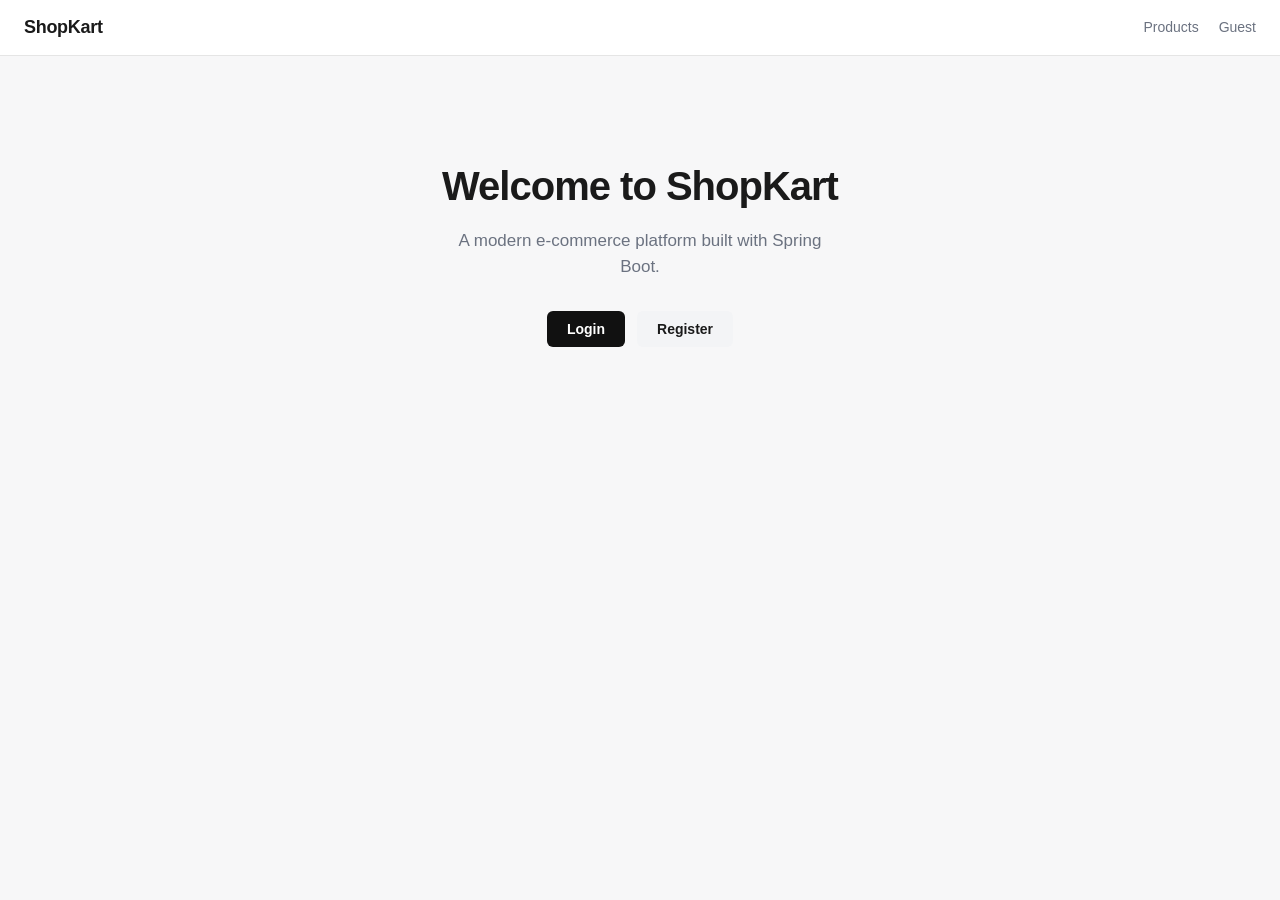
<file: frontend/index.html>
<!DOCTYPE html>
<html lang="en">
<head>
    <meta charset="UTF-8">
    <meta name="viewport" content="width=device-width, initial-scale=1.0">
    <title>ShopKart</title>
    <link rel="stylesheet" href="css/style.css">
</head>
<body>
    <nav class="navbar">
        <a href="index.html" class="navbar-brand">ShopKart</a>
        <div class="navbar-links" id="auth-links"></div>
    </nav>

    <div class="hero">
        <h1>Welcome to ShopKart</h1>
        <p>A modern e-commerce platform built with Spring Boot.</p>
        <div class="hero-actions" id="guest-actions">
            <a href="pages/login.html"><button class="btn btn-primary">Login</button></a>
            <a href="pages/register.html"><button class="btn btn-secondary">Register</button></a>
        </div>
    </div>

    <script src="js/app.js"></script>
    <script>redirectIfLoggedIn();</script>
</body>
</html>
</file>
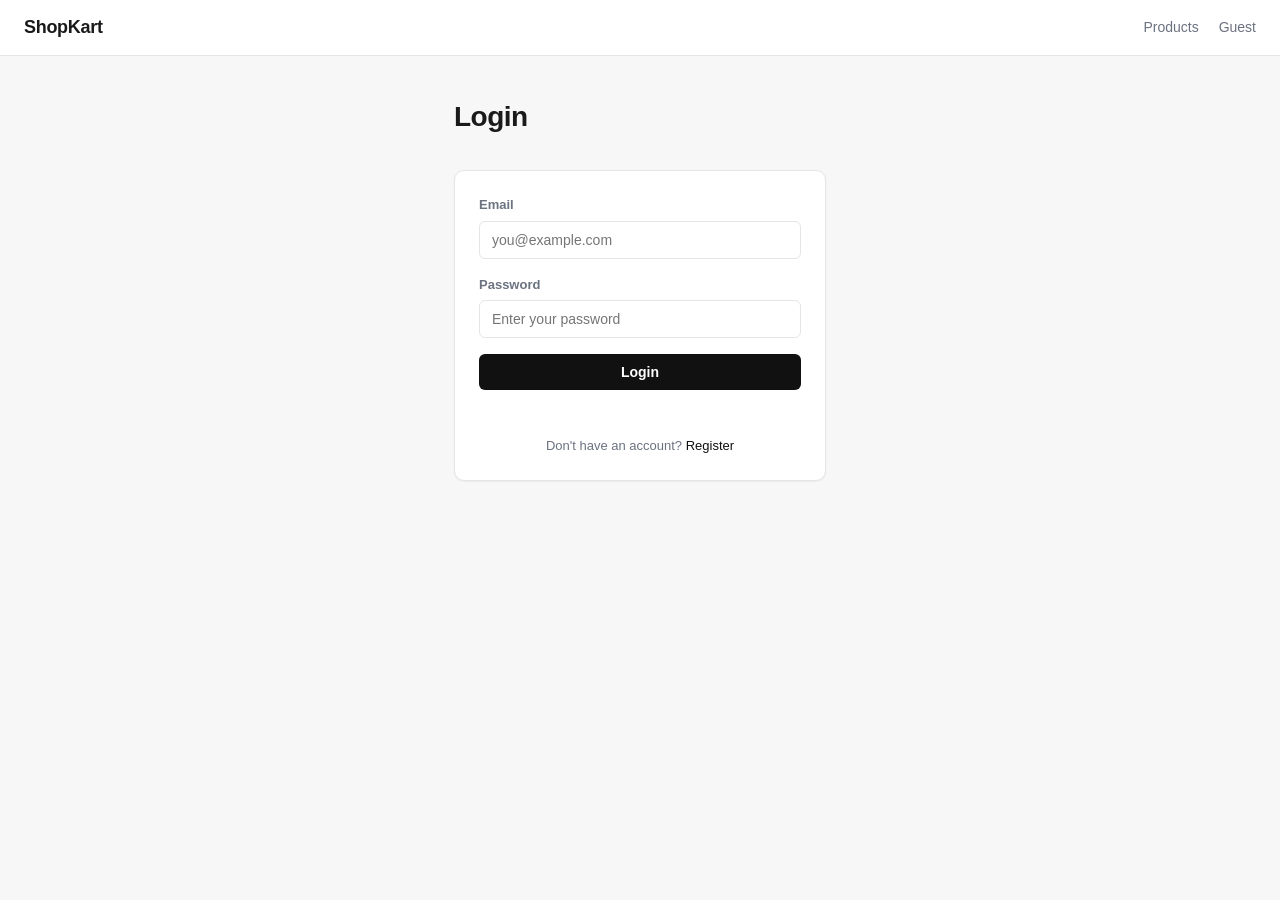
<file: frontend/pages/account.html>
<!DOCTYPE html>
<html lang="en">
<head>
    <meta charset="UTF-8">
    <meta name="viewport" content="width=device-width, initial-scale=1.0">
    <title>My Account – ShopKart</title>
    <link rel="stylesheet" href="../css/style.css">
</head>
<body>
    <nav class="navbar">
        <a href="../index.html" class="navbar-brand">ShopKart</a>
        <div class="navbar-links" id="auth-links"></div>
    </nav>

    <div class="container">
        <div class="page-header">
            <h1>My Account</h1>
        </div>

        <!-- Basic Account Info -->
        <div class="card" style="margin-bottom: 24px;">
            <h2 style="font-size: 18px; margin-bottom: 16px; font-weight: 600;">Account Information</h2>
            <div class="info-row">
                <span class="info-label">Name</span>
                <span class="info-value" id="user-name">–</span>
            </div>
            <div class="info-row">
                <span class="info-label">Email</span>
                <span class="info-value" id="user-email">–</span>
            </div>
            <div style="margin-top: 24px; text-align: center;">
                <button class="btn btn-logout" onclick="logout()">Logout</button>
            </div>
        </div>

        <!-- User Details Section -->
        <div class="card" style="margin-bottom: 24px;">
            <div style="display: flex; justify-content: space-between; align-items: center; margin-bottom: 16px;">
                <h2 style="font-size: 18px; font-weight: 600;">Personal Details</h2>
                <button class="btn btn-secondary" onclick="openUserDetailsForm()" id="edit-details-btn">Edit</button>
            </div>
            
            <div id="user-details-display">
                <div class="info-row">
                    <span class="info-label">Phone Number</span>
                    <span class="info-value" id="display-phone">Not provided</span>
                </div>
                <div class="info-row">
                    <span class="info-label">Gender</span>
                    <span class="info-value" id="display-gender">Not specified</span>
                </div>
                <div class="info-row">
                    <span class="info-label">Date of Birth</span>
                    <span class="info-value" id="display-dob">Not provided</span>
                </div>
            </div>

            <!-- User Details Form (initially hidden) -->
            <div id="user-details-form" style="display: none;">
                <div class="form-group">
                    <label>Phone Number</label>
                    <div style="display: flex; align-items: center; gap: 4px;">
                        <span style="font-weight: 600; color: #333; font-size: 14px;">+91</span>
                        <input type="tel" id="phone-number" placeholder="9876543210" maxlength="10" pattern="[0-9]{10}">
                    </div>
                </div>
                <div class="form-group">
                    <label>Gender</label>
                    <select id="gender">
                        <option value="0">Not specified</option>
                        <option value="1">Male</option>
                        <option value="2">Female</option>
                        <option value="3">Other</option>
                    </select>
                </div>
                <div class="form-group">
                    <label>Date of Birth</label>
                    <input type="date" id="date-of-birth">
                </div>
                <div id="user-details-msg" class="msg"></div>
                <div style="display: flex; gap: 12px; margin-top: 16px;">
                    <button class="btn btn-primary" onclick="saveUserDetails()">Save</button>
                    <button class="btn btn-secondary" onclick="cancelUserDetailsForm()">Cancel</button>
                </div>
            </div>
        </div>

        <!-- Addresses Section -->
        <div class="card" id="addresses-section">
            <div style="display: flex; justify-content: space-between; align-items: center; margin-bottom: 16px;">
                <h2 style="font-size: 18px; font-weight: 600;">Saved Addresses</h2>
                <button class="btn btn-primary" onclick="openAddressModal()">Add New Address</button>
            </div>
            
            <div id="addresses-list">
                <p style="text-align: center; color: var(--color-text-secondary); padding: 24px;">Loading addresses...</p>
            </div>
        </div>
    </div>

    <!-- Address Modal -->
    <div id="address-modal" class="modal">
        <div class="modal-content">
            <div class="modal-header">
                <h2 id="modal-title">Add New Address</h2>
                <span class="modal-close" onclick="closeAddressModal()">&times;</span>
            </div>
            <div class="modal-body">
                <div class="form-group">
                    <label>Name <span style="color: var(--color-error);">*</span></label>
                    <input type="text" id="addr-name" required>
                </div>
                <div class="form-group">
                    <label>Contact Number <span style="color: var(--color-error);">*</span></label>
                    <div style="display: flex; align-items: center; gap: 4px;">
                        <span style="font-weight: 600; color: #333; font-size: 14px;">+91</span>
                        <input type="tel" id="addr-contact" placeholder="9876543210" maxlength="10" pattern="[0-9]{10}" required>
                    </div>
                </div>
                <div class="form-group">
                    <label>Address Line 1 <span style="color: var(--color-error);">*</span></label>
                    <input type="text" id="addr-line1" required>
                </div>
                <div class="form-group">
                    <label>Address Line 2 <span style="color: var(--color-error);">*</span></label>
                    <input type="text" id="addr-line2" required>
                </div>
                <div class="form-group">
                    <label>Landmark</label>
                    <input type="text" id="addr-landmark">
                </div>
                <div class="form-row">
                    <div class="form-group">
                        <label>City <span style="color: var(--color-error);">*</span></label>
                        <input type="text" id="addr-city" required>
                    </div>
                    <div class="form-group">
                        <label>State <span style="color: var(--color-error);">*</span></label>
                        <input type="text" id="addr-state" required>
                    </div>
                </div>
                <div class="form-group">
                    <label>Pincode <span style="color: var(--color-error);">*</span></label>
                    <input type="text" id="addr-pincode" placeholder="6 digits" pattern="[0-9]{6}" maxlength="6" required>
                </div>
                <div class="form-group">
                    <label style="display: flex; align-items: center; gap: 8px; cursor: pointer;">
                        <input type="checkbox" id="addr-default" style="width: auto;">
                        <span>Set as default address</span>
                    </label>
                </div>
                <div id="address-modal-msg" class="msg"></div>
            </div>
            <div class="modal-footer">
                <button class="btn btn-primary" onclick="saveAddress()">Save Address</button>
                <button class="btn btn-secondary" onclick="closeAddressModal()">Cancel</button>
            </div>
        </div>
    </div>

    <script src="../js/app.js?v=2"></script>
    <script src="../js/account.js?v=2"></script>
</body>
</html>
</file>
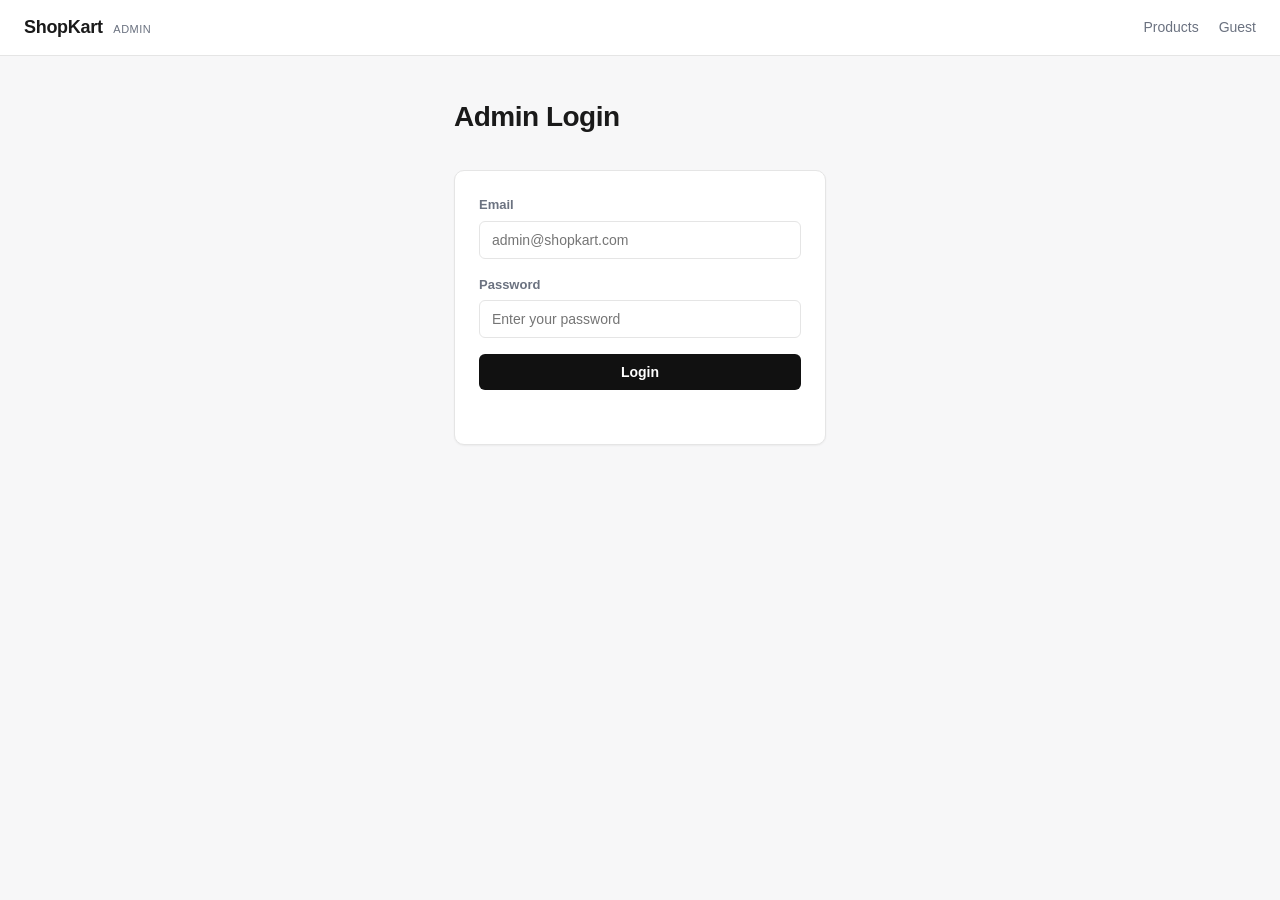
<file: frontend/pages/admin-login.html>
<!DOCTYPE html>
<html lang="en">
<head>
    <meta charset="UTF-8">
    <meta name="viewport" content="width=device-width, initial-scale=1.0">
    <title>Admin Login – ShopKart</title>
    <link rel="stylesheet" href="../css/style.css">
</head>
<body>
    <nav class="navbar">
        <a href="../index.html" class="navbar-brand">ShopKart <small>Admin</small></a>
        <div class="navbar-links" id="auth-links"></div>
    </nav>

    <div class="container container--narrow">
        <div class="page-header">
            <h1>Admin Login</h1>
        </div>
        <div class="card">
            <form id="admin-login-form">
                <div class="form-group">
                    <label for="email">Email</label>
                    <input type="email" id="email" placeholder="admin@shopkart.com" required>
                </div>
                <div class="form-group">
                    <label for="password">Password</label>
                    <input type="password" id="password" placeholder="Enter your password" required>
                </div>
                <button type="submit" class="btn btn-primary btn-full">Login</button>
                <div id="msg" class="msg"></div>
            </form>
        </div>
    </div>

    <script src="../js/app.js"></script>
    <script>
        const adminRoles = ['admin', 'owner', 'super_admin', 'order_admin', 'product_admin'];

        (function() {
            const user = getUser();
            if (user && adminRoles.includes(user.role)) {
                window.location.href = "admin.html";
            }
        })();

        document.getElementById("admin-login-form").addEventListener("submit", async (e) => {
            e.preventDefault();
            clearMsg("msg");
            try {
                const data = await apiCall("/auth/login", {
                    method: "POST",
                    body: JSON.stringify({
                        email: document.getElementById("email").value,
                        password: document.getElementById("password").value
                    })
                });
                if (!adminRoles.includes(data.role)) {
                    showMsg("msg", "Access denied. Admin role required.", "error");
                    return;
                }
                saveAuth(data);
                window.location.href = "admin.html";
            } catch (err) {
                showMsg("msg", err.message, "error");
            }
        });
    </script>
</body>
</html>
</file>
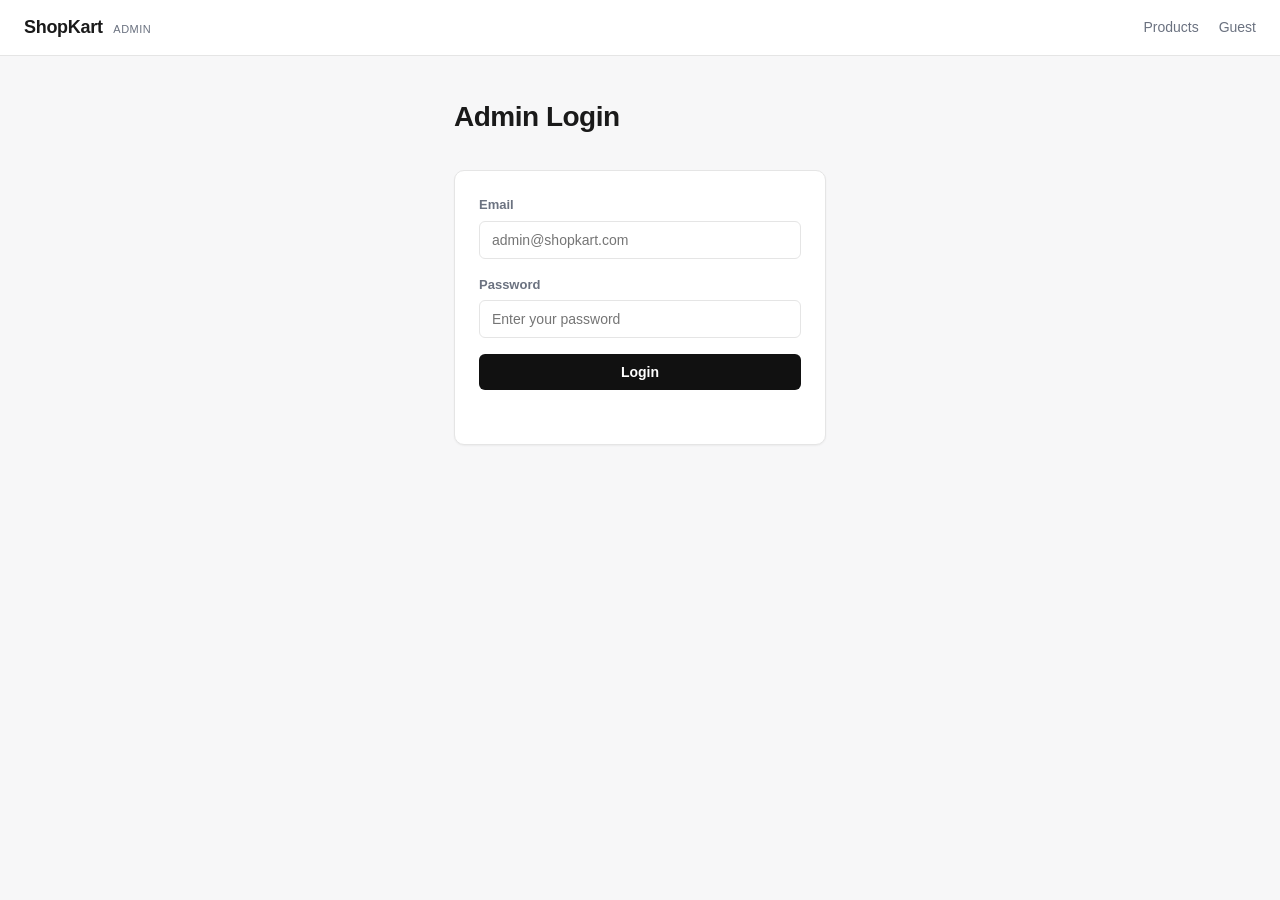
<file: frontend/pages/admin-old.html>
<!DOCTYPE html>
<html lang="en">
<head>
    <meta charset="UTF-8">
    <meta name="viewport" content="width=device-width, initial-scale=1.0">
    <title>Admin Panel – ShopKart</title>
    <link rel="stylesheet" href="../css/style.css">
</head>
<body>
    <nav class="navbar">
        <a href="admin.html" class="navbar-brand">ShopKart <small>Admin</small></a>
        <div class="navbar-links" id="auth-links"></div>
    </nav>

    <div class="container">
        <div class="page-header">
            <h1>Admin Panel</h1>
            <p id="role-info"></p>
        </div>

        <!-- Owner: Create Admin -->
        <div id="create-admin-section" class="section" style="display:none;">
            <div class="card">
                <h3 class="section-title">Create Admin Account</h3>
                <form id="create-admin-form">
                    <div class="form-group">
                        <label for="admin-name">Name</label>
                        <input type="text" id="admin-name" placeholder="Admin's full name" required>
                    </div>
                    <div class="form-group">
                        <label for="admin-email">Email</label>
                        <input type="email" id="admin-email" placeholder="admin@shopkart.com" required>
                    </div>
                    <button type="submit" class="btn btn-primary">Create Admin</button>
                    <div id="msg" class="msg"></div>
                </form>

                <div id="credentials" class="cred-card" style="display:none;">
                    <h3>Admin Created Successfully</h3>
                    <p><strong>Name:</strong> <span id="cred-name"></span></p>
                    <p><strong>Email:</strong> <span id="cred-email"></span></p>
                    <p><strong>Password:</strong> <code id="cred-password"></code></p>
                    <p class="cred-warning">⚠ Save this password now. It cannot be retrieved later.</p>
                </div>
            </div>
        </div>

        <!-- Admin + Owner: Add Product -->
        <div id="add-product-section" class="section" style="display:none;">
            <div class="card">
                <h3 class="section-title">Add Product</h3>
                <form id="add-product-form">
                    <div class="form-row">
                        <div class="form-group">
                            <label for="prod-name">Name *</label>
                            <input type="text" id="prod-name" placeholder="Product name" required>
                        </div>
                        <div class="form-group">
                            <label for="prod-description">Description</label>
                            <input type="text" id="prod-description" placeholder="Short description" maxlength="50">
                        </div>
                    </div>
                    <div class="form-row">
                        <div class="form-group">
                            <label for="prod-selling-price">Selling Price *</label>
                            <input type="number" id="prod-selling-price" placeholder="999.00" step="0.01" min="0.01" required>
                        </div>
                        <div class="form-group">
                            <label for="prod-original-price">Original Price *</label>
                            <input type="number" id="prod-original-price" placeholder="1499.00" step="0.01" min="0.01" required>
                        </div>
                        <div class="form-group">
                            <label for="prod-discount">Discount %</label>
                            <input type="number" id="prod-discount" placeholder="0" min="0" max="100" readonly>
                        </div>
                    </div>
                    <div class="form-row">
                        <div class="form-group">
                            <label for="prod-brand">Brand *</label>
                            <select id="prod-brand" required><option value="">Select</option></select>
                        </div>
                        <div class="form-group">
                            <label for="prod-category">Category *</label>
                            <select id="prod-category" required><option value="">Select</option></select>
                        </div>
                        <div class="form-group">
                            <label for="prod-fashion-style">Style *</label>
                            <select id="prod-fashion-style" required><option value="">Select</option></select>
                        </div>
                    </div>
                    <div class="form-row">
                        <div class="form-group">
                            <label for="prod-occasion">Occasion *</label>
                            <select id="prod-occasion" required><option value="">Select</option></select>
                        </div>
                        <div class="form-group">
                            <label for="prod-size">Size *</label>
                            <select id="prod-size" required><option value="">Select</option></select>
                        </div>
                    </div>
                    <div class="form-group">
                        <label for="prod-image">Product Image</label>
                        <input type="file" id="prod-image" accept="image/jpeg,image/png,image/webp">
                    </div>
                    <button type="submit" class="btn btn-primary">Add Product</button>
                    <div id="product-msg" class="msg"></div>
                </form>
            </div>
        </div>

        <!-- Admin: Dashboard -->
        <div id="admin-info-section" class="section" style="display:none;">
            <div class="card">
                <p>Welcome, Admin. You have elevated access to manage the platform.</p>
            </div>
        </div>
    </div>

    <script src="../js/app.js"></script>
    <script>
        (function() {
            const user = getUser();
            if (!isLoggedIn() || !user || (user.role !== "admin" && user.role !== "owner")) {
                window.location.href = "admin-login.html";
                return;
            }

            document.getElementById("role-info").textContent =
                "Logged in as " + user.name + " · " + user.role;

            if (user.role === "owner") {
                document.getElementById("create-admin-section").style.display = "block";
            }

            document.getElementById("add-product-section").style.display = "block";
            loadMeta();
        })();

        async function loadMeta() {
            try {
                const meta = await apiCall("/products/meta");
                populateSelect("prod-brand", meta.brands);
                populateSelect("prod-category", meta.categories);
                populateSelect("prod-fashion-style", meta.fashion_styles);
                populateSelect("prod-occasion", meta.occasions);
                populateSelect("prod-size", meta.sizes);
            } catch (err) {
                showMsg("product-msg", "Failed to load dropdown data", "error");
            }
        }

        function calculateDiscount() {
            const sellingPrice = parseFloat(document.getElementById("prod-selling-price").value);
            const originalPrice = parseFloat(document.getElementById("prod-original-price").value);
            const discountField = document.getElementById("prod-discount");

            if (sellingPrice && originalPrice && originalPrice > 0) {
                const discount = Math.round(((originalPrice - sellingPrice) / originalPrice) * 100);
                discountField.value = Math.max(0, Math.min(100, discount));
            } else {
                discountField.value = 0;
            }
        }

        document.getElementById("prod-selling-price").addEventListener("input", calculateDiscount);
        document.getElementById("prod-original-price").addEventListener("input", calculateDiscount);

        document.getElementById("create-admin-form").addEventListener("submit", async (e) => {
            e.preventDefault();
            clearMsg("msg");
            document.getElementById("credentials").style.display = "none";

            try {
                const data = await apiCall("/admin/create", {
                    method: "POST",
                    body: JSON.stringify({
                        name: document.getElementById("admin-name").value,
                        email: document.getElementById("admin-email").value
                    })
                });
                document.getElementById("cred-name").textContent = data.name;
                document.getElementById("cred-email").textContent = data.email;
                document.getElementById("cred-password").textContent = data.generated_password;
                document.getElementById("credentials").style.display = "block";
                document.getElementById("create-admin-form").reset();
            } catch (err) {
                showMsg("msg", err.message, "error");
            }
        });

        document.getElementById("add-product-form").addEventListener("submit", async (e) => {
            e.preventDefault();
            clearMsg("product-msg");

            const productData = {
                name: document.getElementById("prod-name").value,
                description: document.getElementById("prod-description").value || null,
                selling_price: parseFloat(document.getElementById("prod-selling-price").value),
                original_price: parseFloat(document.getElementById("prod-original-price").value),
                discount_percentage: parseInt(document.getElementById("prod-discount").value) || 0,
                brand: document.getElementById("prod-brand").value,
                fashion_style: document.getElementById("prod-fashion-style").value,
                category: document.getElementById("prod-category").value,
                occasion: document.getElementById("prod-occasion").value,
                size: document.getElementById("prod-size").value,
                image: null
            };

            const formData = new FormData();
            formData.append("product", new Blob([JSON.stringify(productData)], { type: "application/json" }));

            const imageFile = document.getElementById("prod-image").files[0];
            if (imageFile) {
                formData.append("image", imageFile);
            }

            try {
                const token = getToken();
                const res = await fetch(API + "/products", {
                    method: "POST",
                    headers: { "Authorization": "Bearer " + token },
                    body: formData
                });
                if (!res.ok) {
                    const err = await res.json().catch(() => ({ message: "Request failed" }));
                    throw new Error(err.message || "Error " + res.status);
                }
                showMsg("product-msg", "Product added successfully", "success");
                document.getElementById("add-product-form").reset();
            } catch (err) {
                showMsg("product-msg", err.message, "error");
            }
        });
    </script>
</body>
</html>
</file>
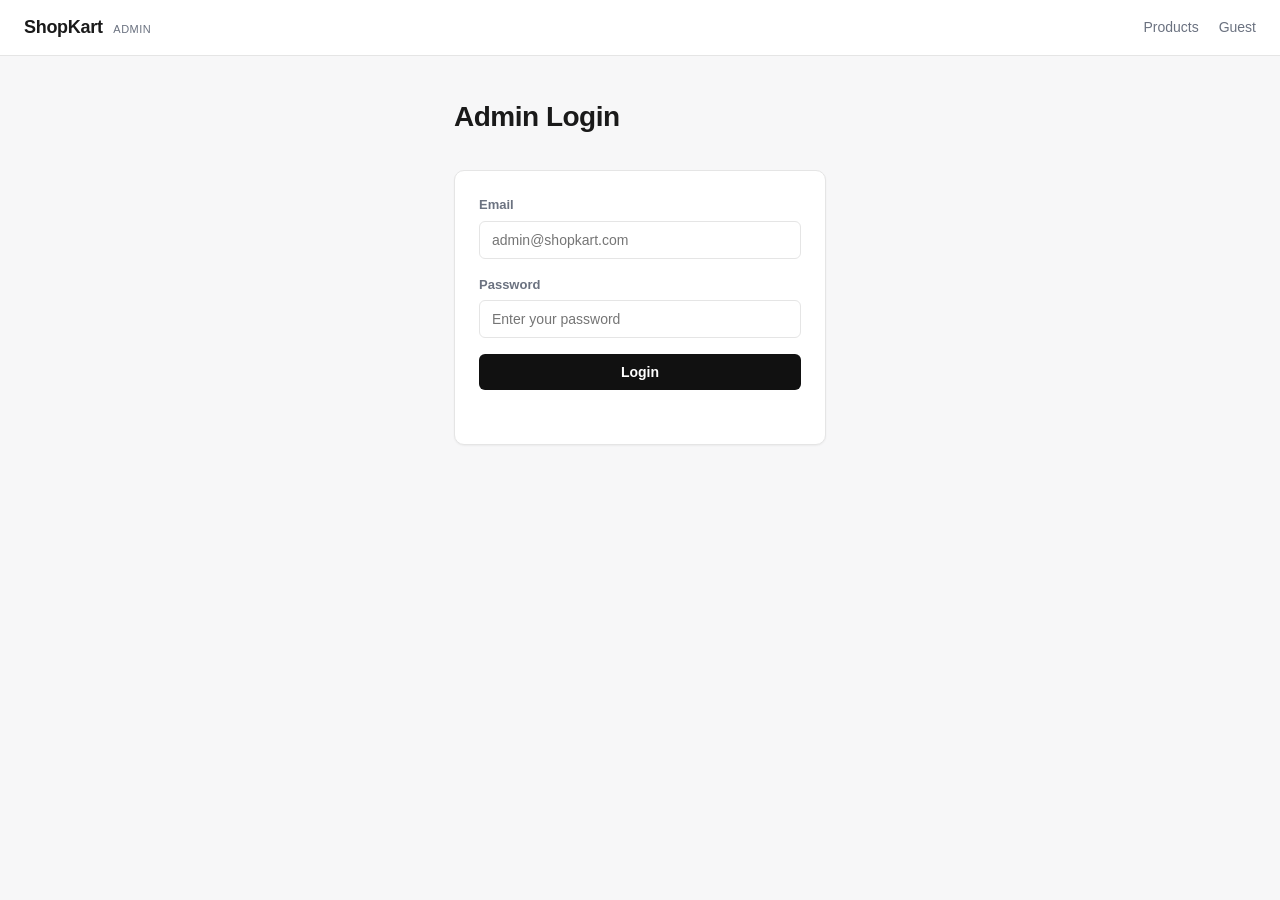
<file: frontend/pages/admin.html>
<!DOCTYPE html>
<html lang="en">
<head>
    <meta charset="UTF-8">
    <meta name="viewport" content="width=device-width, initial-scale=1.0">
    <title>Admin Panel – ShopKart</title>
    <link rel="stylesheet" href="../css/style.css">
    <style>
        .admin-layout { display: flex; min-height: calc(100vh - 56px); }
        .admin-sidebar {
            width: 220px;
            background: #111;
            flex-shrink: 0;
            position: sticky;
            top: 56px;
            height: calc(100vh - 56px);
            overflow-y: auto;
        }
        .admin-content {
            flex: 1;
            padding: 32px 40px;
            overflow-y: auto;
            max-height: calc(100vh - 56px);
        }
        .sidebar-title {
            font-size: 11px;
            font-weight: 600;
            text-transform: uppercase;
            letter-spacing: 1px;
            color: #555;
            padding: 24px 20px 8px;
        }
        .sidebar-role {
            font-size: 13px;
            color: #777;
            padding: 0 20px 20px;
            border-bottom: 1px solid #222;
            margin-bottom: 8px;
        }
        .sidebar-nav { display: flex; flex-direction: column; }
        .sidebar-tab {
            display: none;
            padding: 10px 20px;
            color: #999;
            font-size: 14px;
            font-weight: 500;
            cursor: pointer;
            border-left: 3px solid transparent;
            transition: all 0.15s;
            text-decoration: none;
        }
        .sidebar-tab:hover { color: #fff; background: rgba(255,255,255,0.05); text-decoration: none; }
        .sidebar-tab.active { color: #fff; background: rgba(255,255,255,0.08); border-left-color: #fff; }
        .tab-content { display: none; }
        .tab-content.active { display: block; }
        .tab-content > h2 { font-size: 24px; font-weight: 700; margin-bottom: 24px; letter-spacing: -0.3px; }
        .product-tabs-nav { display: flex; gap: 8px; margin-bottom: 24px; flex-wrap: wrap; }
        .product-tab {
            padding: 8px 16px;
            border-radius: 20px;
            background: var(--color-badge-bg);
            color: var(--color-text);
            font-size: 13px;
            font-weight: 600;
            font-family: var(--font);
            border: none;
            cursor: pointer;
            transition: all 0.15s;
        }
        .product-tab:hover { background: var(--color-border); }
        .product-tab.active { background: var(--color-accent); color: #fff; }
        .product-content { display: none; }
        .product-content.active { display: block; }
        .stock-grid {
            display: grid;
            grid-template-columns: repeat(auto-fit, minmax(120px, 1fr));
            gap: 12px;
            margin-top: 8px;
        }
        .stock-item { display: flex; flex-direction: column; gap: 4px; }
        .stock-item label { font-size: 13px; font-weight: 500; text-transform: uppercase; }
        .stock-item input { padding: 6px 8px; font-size: 14px; }
        .image-preview-container { display: flex; gap: 12px; margin-top: 8px; flex-wrap: wrap; }
        .image-preview {
            position: relative;
            width: 100px;
            height: 100px;
            border: 1px solid #ddd;
            border-radius: 4px;
            overflow: hidden;
        }
        .image-preview img { width: 100%; height: 100%; object-fit: cover; }
        .image-preview .remove-btn {
            position: absolute;
            top: 4px;
            right: 4px;
            background: rgba(255,0,0,0.8);
            color: white;
            border: none;
            border-radius: 50%;
            width: 24px;
            height: 24px;
            cursor: pointer;
            font-size: 16px;
            line-height: 1;
        }
        .details-section { margin-top: 24px; padding-top: 24px; border-top: 2px solid #eee; }
        .section-subtitle { font-size: 16px; font-weight: 600; margin-bottom: 16px; color: #333; }
        .order-status-form { display: flex; gap: 12px; align-items: flex-end; flex-wrap: wrap; }
        .order-status-form .form-group { margin-bottom: 0; }
        .order-status-form .form-group:first-child { flex: 0 0 180px; }
        .order-status-form .form-group:nth-child(2) { flex: 0 0 200px; }
        .order-result {
            margin-top: 20px;
            padding: 16px;
            border-radius: 8px;
            background: #f9fafb;
            border: 1px solid #e5e7eb;
            display: none;
        }
        .order-result.visible { display: block; }
        .order-result-row { display: flex; gap: 8px; align-items: center; font-size: 14px; }
        .order-result-row strong { min-width: 100px; }
        .status-badge {
            display: inline-block;
            padding: 4px 12px;
            border-radius: 20px;
            font-size: 12px;
            font-weight: 700;
            letter-spacing: 0.3px;
            text-transform: capitalize;
        }
        .status-badge--delivered { background: #e6f9ee; color: #1a8a4a; }
        .status-badge--shipped { background: #e6f0ff; color: #1a6bba; }
        .status-badge--initiated,
        .status-badge--confirmed { background: #fff8e1; color: #b8860b; }
        .status-badge--payment_failed,
        .status-badge--cancelled { background: #fff0f0; color: #c0392b; }
        .status-badge--payment_pending { background: #f0f0f0; color: #666; }
        .form-group textarea {
            width: 100%;
            padding: 10px 12px;
            border: 1px solid var(--color-border);
            border-radius: var(--radius-sm);
            font-size: 14px;
            font-family: var(--font);
            color: var(--color-text);
            background: var(--color-surface);
            resize: vertical;
        }
        .form-group textarea:focus {
            outline: none;
            border-color: var(--color-accent);
            box-shadow: 0 0 0 3px rgba(0,0,0,0.06);
        }
        .lookup-row { display: flex; gap: 12px; align-items: flex-end; }
        .lookup-row .form-group { flex: 0 0 200px; margin-bottom: 0; }
        .oos-row {
            display: flex;
            align-items: center;
            gap: 16px;
            padding: 12px;
            border: 1px solid var(--color-border);
            border-radius: var(--radius-sm);
            margin-bottom: 8px;
            cursor: pointer;
            transition: all 0.15s;
        }
        .oos-row:hover { background: var(--color-bg); border-color: var(--color-accent); }
        .oos-thumb {
            width: 48px;
            height: 48px;
            border-radius: 4px;
            overflow: hidden;
            background: var(--color-bg);
            flex-shrink: 0;
        }
        .oos-thumb img { width: 100%; height: 100%; object-fit: cover; }
        .oos-info { display: flex; flex-direction: column; gap: 2px; font-size: 14px; }
        .oos-info strong { font-size: 12px; color: var(--color-text-secondary); }
        .order-detail-table {
            width: 100%;
            border-collapse: collapse;
            font-size: 14px;
            margin-top: 8px;
        }
        .order-detail-table th {
            text-align: left;
            padding: 8px 12px 8px 0;
            border-bottom: 2px solid var(--color-border);
            font-weight: 600;
            color: var(--color-text-secondary);
            font-size: 12px;
            text-transform: uppercase;
            letter-spacing: 0.3px;
        }
        .order-detail-table td {
            padding: 10px 12px 10px 0;
            border-bottom: 1px solid #f0f0f0;
        }
        .msg--info { color: #1a6bba; }
    </style>
</head>
<body>
    <nav class="navbar">
        <a href="admin.html" class="navbar-brand">ShopKart <small>Admin</small></a>
        <div class="navbar-links" id="auth-links"></div>
    </nav>

    <div class="admin-layout">
        <aside class="admin-sidebar">
            <p class="sidebar-title">Navigation</p>
            <p class="sidebar-role" id="role-info"></p>
            <nav class="sidebar-nav">
                <a class="sidebar-tab" data-tab="create-admin">Create Admin</a>
                <a class="sidebar-tab" data-tab="fee-details">Fee Details</a>
                <a class="sidebar-tab" data-tab="user-lookup">User Lookup</a>
                <a class="sidebar-tab" data-tab="order-management">Order Management</a>
                <a class="sidebar-tab" data-tab="products">Products</a>
            </nav>
        </aside>

        <main class="admin-content">

            <div id="content-create-admin" class="tab-content">
                <h2>Create Admin Account</h2>
                <div class="card">
                    <form id="create-admin-form">
                        <div class="form-group">
                            <label for="admin-name">Name</label>
                            <input type="text" id="admin-name" placeholder="Admin's full name" required>
                        </div>
                        <div class="form-group">
                            <label for="admin-email">Email</label>
                            <input type="email" id="admin-email" placeholder="admin@shopkart.com" required>
                        </div>
                        <div class="form-group">
                            <label for="admin-role">Role</label>
                            <select id="admin-role" required>
                                <option value="">Select role</option>
                            </select>
                        </div>
                        <button type="submit" class="btn btn-primary">Create Admin</button>
                        <div id="create-admin-msg" class="msg"></div>
                    </form>
                    <div id="credentials" class="cred-card" style="display:none;">
                        <h3>Admin Created Successfully</h3>
                        <p><strong>Name:</strong> <span id="cred-name"></span></p>
                        <p><strong>Email:</strong> <span id="cred-email"></span></p>
                        <p><strong>Role:</strong> <span id="cred-role"></span></p>
                        <p><strong>Password:</strong> <code id="cred-password"></code></p>
                        <p class="cred-warning">⚠ Save this password now. It cannot be retrieved later.</p>
                    </div>
                </div>
            </div>

            <div id="content-fee-details" class="tab-content">
                <h2>Fee Details</h2>
                <div class="card">
                    <h3 class="section-title">Current Configuration</h3>
                    <div id="fee-display">
                        <div class="info-row">
                            <span class="info-label">Delivery Fee</span>
                            <span class="info-value" id="fee-delivery-display">—</span>
                        </div>
                        <div class="info-row">
                            <span class="info-label">Platform Fee</span>
                            <span class="info-value" id="fee-platform-display">—</span>
                        </div>
                        <div class="info-row">
                            <span class="info-label">Last Updated By</span>
                            <span class="info-value" id="fee-updated-by-display">—</span>
                        </div>
                    </div>
                </div>
                <div class="card" style="margin-top: 20px;">
                    <h3 class="section-title">Update Fees</h3>
                    <form id="update-fees-form">
                        <div class="form-row">
                            <div class="form-group">
                                <label for="fee-delivery">Delivery Fee</label>
                                <input type="number" id="fee-delivery" step="0.01" min="0" required>
                            </div>
                            <div class="form-group">
                                <label for="fee-platform">Platform Fee</label>
                                <input type="number" id="fee-platform" step="0.01" min="0" required>
                            </div>
                        </div>
                        <button type="submit" class="btn btn-primary">Update Fees</button>
                        <div id="fee-msg" class="msg"></div>
                    </form>
                </div>
            </div>

            <div id="content-user-lookup" class="tab-content">
                <h2>User Lookup</h2>
                <div class="card">
                    <form id="user-lookup-form">
                        <div class="lookup-row">
                            <div class="form-group">
                                <label for="user-lookup-id">User ID</label>
                                <input type="text" id="user-lookup-id" placeholder="Enter user ID" required>
                            </div>
                            <button type="submit" class="btn btn-primary">Look Up</button>
                        </div>
                        <div id="user-msg" class="msg"></div>
                    </form>
                </div>
                <div id="user-result" class="card" style="display:none; margin-top:20px;"></div>
            </div>

            <div id="content-order-management" class="tab-content">
                <h2>Order Management</h2>
                <div class="card">
                    <h3 class="section-title">Update Order Status</h3>
                    <p style="color:#666; margin-bottom:16px; font-size:14px;">Update the status of any order by entering its Order ID and selecting a new status.</p>
                    <form id="update-order-form">
                        <div class="order-status-form">
                            <div class="form-group">
                                <label for="order-id-input">Order ID</label>
                                <input type="number" id="order-id-input" placeholder="e.g. 1001" min="1" required>
                            </div>
                            <div class="form-group">
                                <label for="order-new-status">New Status</label>
                                <select id="order-new-status" required>
                                    <option value="">Select status</option>
                                    <option value="shipped">Shipped</option>
                                    <option value="delivered">Delivered</option>
                                </select>
                            </div>
                            <button type="submit" class="btn btn-primary" id="update-order-btn">Update Status</button>
                            <button type="button" class="btn btn-secondary" id="view-order-btn">View Details</button>
                        </div>
                        <div id="order-msg" class="msg"></div>
                    </form>
                    <div class="order-result" id="order-result">
                        <div class="order-result-row">
                            <strong>Order ID:</strong>
                            <span id="result-order-id"></span>
                        </div>
                        <div class="order-result-row" style="margin-top:8px;">
                            <strong>New Status:</strong>
                            <span id="result-order-status" class="status-badge"></span>
                        </div>
                    </div>
                </div>
                <div id="order-details" class="card" style="display:none; margin-top:20px;"></div>
            </div>

            <div id="content-products" class="tab-content">
                <h2>Products</h2>
                <div class="product-tabs-nav">
                    <button class="product-tab" data-product-tab="create-product">Create Product</button>
                    <button class="product-tab" data-product-tab="edit-product">View / Edit</button>
                    <button class="product-tab" data-product-tab="product-stock">Stock</button>
                    <button class="product-tab" data-product-tab="out-of-stock">Out of Stock</button>
                </div>

                <div id="product-create-product" class="product-content">
                    <div class="card">
                        <h3 class="section-title">Add Product</h3>
                        <form id="add-product-form">
                            <div class="form-row">
                                <div class="form-group">
                                    <label for="prod-name">Name *</label>
                                    <input type="text" id="prod-name" placeholder="Product name" required>
                                </div>
                                <div class="form-group">
                                    <label for="prod-tagline">Tagline</label>
                                    <input type="text" id="prod-tagline" placeholder="Short catchy phrase" maxlength="100">
                                </div>
                            </div>
                            <div class="form-row">
                                <div class="form-group">
                                    <label for="prod-selling-price">Selling Price *</label>
                                    <input type="number" id="prod-selling-price" placeholder="999.00" step="0.01" min="0.01" required>
                                </div>
                                <div class="form-group">
                                    <label for="prod-original-price">Original Price *</label>
                                    <input type="number" id="prod-original-price" placeholder="1499.00" step="0.01" min="0.01" required>
                                </div>
                                <div class="form-group">
                                    <label for="prod-discount">Discount %</label>
                                    <input type="number" id="prod-discount" placeholder="0" min="0" max="100" readonly>
                                </div>
                            </div>
                            <div class="form-row">
                                <div class="form-group">
                                    <label for="prod-fashion-style">Style *</label>
                                    <select id="prod-fashion-style" required><option value="">Select</option></select>
                                </div>
                                <div class="form-group">
                                    <label for="prod-brand">Brand *</label>
                                    <select id="prod-brand" required><option value="">Select</option></select>
                                </div>
                                <div class="form-group">
                                    <label for="prod-category">Category *</label>
                                    <select id="prod-category" required><option value="">Select</option></select>
                                </div>
                            </div>
                            <div class="form-row">
                                <div class="form-group">
                                    <label for="prod-occasion">Occasion *</label>
                                    <select id="prod-occasion" required><option value="">Select</option></select>
                                </div>
                            </div>
                            <div class="details-section">
                                <h4 class="section-subtitle">Product Details</h4>
                                <div class="form-group">
                                    <label for="prod-desc">Description</label>
                                    <textarea id="prod-desc" rows="4" placeholder="Detailed product description"></textarea>
                                </div>
                                <div class="form-row">
                                    <div class="form-group">
                                        <label for="prod-color">Color</label>
                                        <input type="text" id="prod-color" placeholder="e.g., Navy Blue" maxlength="50">
                                    </div>
                                    <div class="form-group">
                                        <label for="prod-material">Material</label>
                                        <input type="text" id="prod-material" placeholder="e.g., 100% Cotton" maxlength="100">
                                    </div>
                                </div>
                                <div class="form-row">
                                    <div class="form-group">
                                        <label for="prod-length">Length</label>
                                        <input type="text" id="prod-length" placeholder="e.g., Regular" maxlength="50">
                                    </div>
                                    <div class="form-group">
                                        <label for="prod-sleeve">Sleeve</label>
                                        <input type="text" id="prod-sleeve" placeholder="e.g., Short Sleeve" maxlength="50">
                                    </div>
                                    <div class="form-group">
                                        <label for="prod-transparency">Transparency</label>
                                        <input type="text" id="prod-transparency" placeholder="e.g., Opaque" maxlength="50">
                                    </div>
                                </div>
                                <div class="form-group">
                                    <label for="prod-care">Care Instructions</label>
                                    <textarea id="prod-care" rows="3" placeholder="e.g., Machine wash cold, tumble dry low"></textarea>
                                </div>
                            </div>
                            <div class="details-section">
                                <h4 class="section-subtitle">Stock by Size *</h4>
                                <div class="stock-grid" id="stock-grid"></div>
                            </div>
                            <div class="details-section">
                                <h4 class="section-subtitle">Product Images *</h4>
                                <div class="form-group">
                                    <label for="prod-images">Upload Images (First image will be thumbnail)</label>
                                    <input type="file" id="prod-images" accept="image/jpeg,image/png,image/webp" multiple>
                                    <small>Select multiple images at once</small>
                                </div>
                                <div class="image-preview-container" id="image-preview-container"></div>
                            </div>
                            <button type="submit" class="btn btn-primary">Add Product</button>
                            <div id="product-msg" class="msg"></div>
                        </form>
                    </div>
                </div>

                <div id="product-edit-product" class="product-content">
                    <div class="card">
                        <h3 class="section-title">View / Edit Product</h3>
                        <form id="edit-lookup-form">
                            <div class="lookup-row">
                                <div class="form-group">
                                    <label for="edit-product-id">Product ID</label>
                                    <input type="text" id="edit-product-id" placeholder="Enter product ID" required>
                                </div>
                                <button type="submit" class="btn btn-primary">Look Up</button>
                            </div>
                            <div id="edit-product-msg" class="msg"></div>
                        </form>
                    </div>
                    <div id="edit-form-container" style="display:none; margin-top:20px;">
                        <div class="card">
                            <h3 class="section-title">Edit Product</h3>
                            <form id="edit-product-save-form">
                                <div class="form-row">
                                    <div class="form-group">
                                        <label for="edit-name">Name</label>
                                        <input type="text" id="edit-name" placeholder="Product name">
                                    </div>
                                    <div class="form-group">
                                        <label for="edit-tagline">Tagline</label>
                                        <input type="text" id="edit-tagline" placeholder="Short catchy phrase" maxlength="100">
                                    </div>
                                </div>
                                <div class="form-row">
                                    <div class="form-group">
                                        <label for="edit-selling-price">Selling Price</label>
                                        <input type="number" id="edit-selling-price" step="0.01" min="0.01">
                                    </div>
                                    <div class="form-group">
                                        <label for="edit-original-price">Original Price</label>
                                        <input type="number" id="edit-original-price" step="0.01" min="0.01">
                                    </div>
                                    <div class="form-group">
                                        <label for="edit-discount">Discount %</label>
                                        <input type="number" id="edit-discount" min="0" max="100" readonly>
                                    </div>
                                </div>
                                <div class="form-row">
                                    <div class="form-group">
                                        <label for="edit-brand">Brand</label>
                                        <select id="edit-brand"><option value="">Select</option></select>
                                    </div>
                                    <div class="form-group">
                                        <label for="edit-fashion-style">Style</label>
                                        <select id="edit-fashion-style"><option value="">Select</option></select>
                                    </div>
                                    <div class="form-group">
                                        <label for="edit-category">Category</label>
                                        <select id="edit-category"><option value="">Select</option></select>
                                    </div>
                                </div>
                                <div class="form-row">
                                    <div class="form-group">
                                        <label for="edit-occasion">Occasion</label>
                                        <select id="edit-occasion"><option value="">Select</option></select>
                                    </div>
                                </div>
                                <div class="details-section">
                                    <h4 class="section-subtitle">Product Details</h4>
                                    <div class="form-group">
                                        <label for="edit-desc">Description</label>
                                        <textarea id="edit-desc" rows="4"></textarea>
                                    </div>
                                    <div class="form-row">
                                        <div class="form-group">
                                            <label for="edit-color">Color</label>
                                            <input type="text" id="edit-color" maxlength="50">
                                        </div>
                                        <div class="form-group">
                                            <label for="edit-material">Material</label>
                                            <input type="text" id="edit-material" maxlength="100">
                                        </div>
                                    </div>
                                    <div class="form-row">
                                        <div class="form-group">
                                            <label for="edit-length">Length</label>
                                            <input type="text" id="edit-length" maxlength="50">
                                        </div>
                                        <div class="form-group">
                                            <label for="edit-sleeve">Sleeve</label>
                                            <input type="text" id="edit-sleeve" maxlength="50">
                                        </div>
                                        <div class="form-group">
                                            <label for="edit-transparency">Transparency</label>
                                            <input type="text" id="edit-transparency" maxlength="50">
                                        </div>
                                    </div>
                                    <div class="form-group">
                                        <label for="edit-care">Care Instructions</label>
                                        <textarea id="edit-care" rows="3"></textarea>
                                    </div>
                                </div>
                                <div class="details-section">
                                    <h4 class="section-subtitle">Current Images</h4>
                                    <div class="image-preview-container" id="edit-images-grid"></div>
                                </div>
                                <button type="submit" class="btn btn-primary">Save Changes</button>
                                <div id="edit-save-msg" class="msg"></div>
                            </form>
                        </div>
                    </div>
                </div>

                <div id="product-product-stock" class="product-content">
                    <div class="card">
                        <h3 class="section-title">Product Stock</h3>
                        <form id="stock-lookup-form">
                            <div class="lookup-row">
                                <div class="form-group">
                                    <label for="stock-product-id">Product ID</label>
                                    <input type="text" id="stock-product-id" placeholder="Enter product ID" required>
                                </div>
                                <button type="submit" class="btn btn-primary">Look Up</button>
                            </div>
                            <div id="stock-msg" class="msg"></div>
                        </form>
                    </div>
                    <div id="stock-display" style="display:none; margin-top:20px;">
                        <div class="card">
                            <h3 class="section-title" id="stock-product-name"></h3>
                            <h4 class="section-subtitle">Current Stock</h4>
                            <div class="stock-grid" id="stock-current-grid"></div>
                            <div class="details-section">
                                <h4 class="section-subtitle">Add Stock</h4>
                                <div class="stock-grid" id="stock-add-grid"></div>
                                <button type="button" class="btn btn-primary" id="add-stock-btn" style="margin-top:16px;">Add Stock</button>
                                <div id="stock-add-msg" class="msg"></div>
                            </div>
                        </div>
                    </div>
                </div>

                <div id="product-out-of-stock" class="product-content">
                    <div class="card">
                        <h3 class="section-title">Out of Stock Products</h3>
                        <div id="oos-list"><p style="color:#666;">Select this tab to load data.</p></div>
                    </div>
                </div>
            </div>

        </main>
    </div>

    <script src="../js/app.js"></script>
    <script>
        (function() {
            const adminRoles = ['admin', 'owner', 'super_admin', 'order_admin', 'product_admin'];
            const user = getUser();
            if (!isLoggedIn() || !user || !adminRoles.includes(user.role)) {
                window.location.href = "admin-login.html";
                return;
            }

            document.getElementById("role-info").textContent = user.name + " · " + user.role;

            const TAB_ROLES = {
                'create-admin': ['owner', 'super_admin'],
                'fee-details': ['owner', 'super_admin'],
                'user-lookup': ['owner', 'super_admin', 'admin'],
                'order-management': ['owner', 'super_admin', 'admin', 'order_admin'],
                'products': ['owner', 'super_admin', 'admin', 'product_admin']
            };

            let firstVisibleTab = null;
            document.querySelectorAll('.sidebar-tab').forEach(function(tab) {
                const tabId = tab.dataset.tab;
                if (TAB_ROLES[tabId] && TAB_ROLES[tabId].includes(user.role)) {
                    tab.style.display = 'block';
                    if (!firstVisibleTab) firstVisibleTab = tabId;
                }
            });

            let activeProductSubTab = null;
            let cachedMeta = null;
            let allSizes = [];
            let selectedImages = [];
            let editProductOriginal = null;
            let stockLookupProductId = null;

            function switchTab(tabId) {
                document.querySelectorAll('.tab-content').forEach(function(el) { el.classList.remove('active'); });
                document.querySelectorAll('.sidebar-tab').forEach(function(el) { el.classList.remove('active'); });
                var content = document.getElementById('content-' + tabId);
                var tab = document.querySelector('.sidebar-tab[data-tab="' + tabId + '"]');
                if (content) content.classList.add('active');
                if (tab) tab.classList.add('active');
                if (tabId === 'fee-details') loadFees();
                if (tabId === 'products' && !activeProductSubTab) switchProductSubTab('create-product');
            }

            function switchProductSubTab(subTabId) {
                document.querySelectorAll('.product-content').forEach(function(el) { el.classList.remove('active'); });
                document.querySelectorAll('.product-tab').forEach(function(el) { el.classList.remove('active'); });
                var content = document.getElementById('product-' + subTabId);
                var tab = document.querySelector('.product-tab[data-product-tab="' + subTabId + '"]');
                if (content) content.classList.add('active');
                if (tab) tab.classList.add('active');
                activeProductSubTab = subTabId;
                if (subTabId === 'out-of-stock') loadOutOfStock();
            }

            document.querySelectorAll('.sidebar-tab').forEach(function(tab) {
                tab.addEventListener('click', function(e) {
                    e.preventDefault();
                    switchTab(tab.dataset.tab);
                });
            });

            document.querySelectorAll('.product-tab').forEach(function(tab) {
                tab.addEventListener('click', function() {
                    switchProductSubTab(tab.dataset.productTab);
                });
            });

            function getStatusBadgeClass(status) {
                var s = (status || "").toLowerCase();
                if (s === "delivered") return "status-badge--delivered";
                if (s === "shipped") return "status-badge--shipped";
                if (s === "initiated" || s === "confirmed") return "status-badge--initiated";
                if (s === "payment_failed" || s === "cancelled") return "status-badge--payment_failed";
                if (s === "payment_pending") return "status-badge--payment_pending";
                return "";
            }

            function calcDiscount(sellingId, originalId, discountId) {
                var sp = parseFloat(document.getElementById(sellingId).value);
                var op = parseFloat(document.getElementById(originalId).value);
                var df = document.getElementById(discountId);
                if (sp && op && op > 0) {
                    df.value = Math.max(0, Math.min(100, Math.round(((op - sp) / op) * 100)));
                } else {
                    df.value = 0;
                }
            }

            async function loadMeta() {
                try {
                    cachedMeta = await apiCall("/products/meta");
                    allSizes = cachedMeta.sizes || [];
                    populateSelect("prod-brand", cachedMeta.brands);
                    populateSelect("prod-category", cachedMeta.categories);
                    populateSelect("prod-fashion-style", cachedMeta.fashion_styles);
                    populateSelect("prod-occasion", cachedMeta.occasions);
                    populateSelect("edit-brand", cachedMeta.brands);
                    populateSelect("edit-category", cachedMeta.categories);
                    populateSelect("edit-fashion-style", cachedMeta.fashion_styles);
                    populateSelect("edit-occasion", cachedMeta.occasions);
                    renderCreateStockGrid();
                } catch (err) {
                    showMsg("product-msg", "Failed to load dropdown data", "error");
                }
            }

            function renderCreateStockGrid() {
                var grid = document.getElementById("stock-grid");
                if (!grid) return;
                grid.innerHTML = '';
                allSizes.forEach(function(size) {
                    var item = document.createElement("div");
                    item.className = "stock-item";
                    var label = document.createElement("label");
                    label.setAttribute("for", "stock-" + size.name);
                    label.textContent = size.display_name;
                    var input = document.createElement("input");
                    input.type = "number";
                    input.id = "stock-" + size.name;
                    input.dataset.sizeName = size.name;
                    input.min = "0";
                    input.value = "0";
                    input.placeholder = "Qty";
                    item.appendChild(label);
                    item.appendChild(input);
                    grid.appendChild(item);
                });
            }

            function setupAdminRoleDropdown() {
                var ownerRoles = [
                    { name: "super_admin", display_name: "Super Admin" },
                    { name: "admin", display_name: "Admin" },
                    { name: "order_admin", display_name: "Order Admin" },
                    { name: "product_admin", display_name: "Product Admin" }
                ];
                var superAdminRoles = [
                    { name: "admin", display_name: "Admin" },
                    { name: "order_admin", display_name: "Order Admin" },
                    { name: "product_admin", display_name: "Product Admin" }
                ];
                var roles = user.role === 'owner' ? ownerRoles : superAdminRoles;
                populateSelect("admin-role", roles);
            }

            if (['owner', 'super_admin'].includes(user.role)) {
                setupAdminRoleDropdown();
            }

            document.getElementById("create-admin-form").addEventListener("submit", async function(e) {
                e.preventDefault();
                clearMsg("create-admin-msg");
                document.getElementById("credentials").style.display = "none";
                try {
                    var data = await apiCall("/admin/create", {
                        method: "POST",
                        body: JSON.stringify({
                            name: document.getElementById("admin-name").value,
                            email: document.getElementById("admin-email").value,
                            role: document.getElementById("admin-role").value
                        })
                    });
                    document.getElementById("cred-name").textContent = data.name;
                    document.getElementById("cred-email").textContent = data.email;
                    document.getElementById("cred-role").textContent = data.role_formatted || data.role;
                    document.getElementById("cred-password").textContent = data.generated_password;
                    document.getElementById("credentials").style.display = "block";
                    document.getElementById("create-admin-form").reset();
                } catch (err) {
                    showMsg("create-admin-msg", err.message, "error");
                }
            });

            async function loadFees() {
                try {
                    var data = await apiCall("/admin/fees");
                    document.getElementById("fee-delivery-display").textContent = data.delivery_fee_formatted || data.delivery_fee;
                    document.getElementById("fee-platform-display").textContent = data.platform_fee_formatted || data.platform_fee;
                    document.getElementById("fee-updated-by-display").textContent = data.updated_by || "—";
                    document.getElementById("fee-delivery").value = data.delivery_fee;
                    document.getElementById("fee-platform").value = data.platform_fee;
                } catch (err) {
                    showMsg("fee-msg", err.message, "error");
                }
            }

            document.getElementById("update-fees-form").addEventListener("submit", async function(e) {
                e.preventDefault();
                clearMsg("fee-msg");
                try {
                    await apiCall("/admin/fees", {
                        method: "POST",
                        body: JSON.stringify({
                            delivery_fee: parseFloat(document.getElementById("fee-delivery").value),
                            platform_fee: parseFloat(document.getElementById("fee-platform").value)
                        })
                    });
                    showMsg("fee-msg", "Fees updated successfully!", "success");
                    loadFees();
                } catch (err) {
                    showMsg("fee-msg", err.message, "error");
                }
            });

            document.getElementById("user-lookup-form").addEventListener("submit", async function(e) {
                e.preventDefault();
                clearMsg("user-msg");
                document.getElementById("user-result").style.display = "none";
                var userId = document.getElementById("user-lookup-id").value.trim();
                if (!userId) return;
                try {
                    var data = await apiCall("/admin/users/" + userId);
                    var resultDiv = document.getElementById("user-result");
                    var html = '<h3 class="section-title">User Details</h3>';
                    var fields = [
                        ["User ID", data.user_id],
                        ["Name", data.name],
                        ["Email", data.email],
                        ["Role", data.role_formatted || data.role],
                        ["Phone", data.phone_number],
                        ["Gender", data.gender_formatted],
                        ["Date of Birth", data.date_of_birth]
                    ];
                    fields.forEach(function(pair) {
                        html += '<div class="info-row"><span class="info-label">' + pair[0] + '</span><span class="info-value">' + (pair[1] || '—') + '</span></div>';
                    });
                    resultDiv.innerHTML = html;
                    resultDiv.style.display = "block";
                } catch (err) {
                    showMsg("user-msg", err.message || "User not found", "error");
                }
            });

            document.getElementById("update-order-form").addEventListener("submit", async function(e) {
                e.preventDefault();
                clearMsg("order-msg");
                document.getElementById("order-result").classList.remove("visible");
                var orderId = document.getElementById("order-id-input").value.trim();
                var newStatus = document.getElementById("order-new-status").value;
                if (!orderId || !newStatus) {
                    showMsg("order-msg", "Please enter an Order ID and select a status", "error");
                    return;
                }
                var btn = document.getElementById("update-order-btn");
                btn.disabled = true;
                btn.textContent = "Updating...";
                try {
                    var data = await apiCall("/admin/orders/" + orderId + "/status", {
                        method: "PATCH",
                        body: JSON.stringify({ order_status: newStatus })
                    });
                    showMsg("order-msg", "Order status updated successfully!", "success");
                    document.getElementById("result-order-id").textContent = data.order_id;
                    var statusBadge = document.getElementById("result-order-status");
                    statusBadge.textContent = data.order_status_formatted;
                    statusBadge.className = "status-badge " + getStatusBadgeClass(data.order_status);
                    document.getElementById("order-result").classList.add("visible");
                    document.getElementById("order-new-status").value = "";
                } catch (err) {
                    showMsg("order-msg", err.message, "error");
                } finally {
                    btn.disabled = false;
                    btn.textContent = "Update Status";
                }
            });

            document.getElementById("view-order-btn").addEventListener("click", async function() {
                clearMsg("order-msg");
                var orderId = document.getElementById("order-id-input").value.trim();
                if (!orderId) {
                    showMsg("order-msg", "Please enter an Order ID", "error");
                    return;
                }
                var btn = document.getElementById("view-order-btn");
                btn.disabled = true;
                btn.textContent = "Loading...";
                try {
                    var data = await apiCall("/admin/orders/" + orderId);
                    renderOrderDetails(data);
                } catch (err) {
                    showMsg("order-msg", err.message, "error");
                    document.getElementById("order-details").style.display = "none";
                } finally {
                    btn.disabled = false;
                    btn.textContent = "View Details";
                }
            });

            function renderOrderDetails(data) {
                var container = document.getElementById("order-details");
                var html = '<h3 class="section-title">Order #' + data.order_id + '</h3>';

                html += '<div class="info-row"><span class="info-label">User ID</span><span class="info-value">' + data.user_id + '</span></div>';
                html += '<div class="info-row"><span class="info-label">Status</span><span class="info-value"><span class="status-badge ' + getStatusBadgeClass(data.order_status) + '">' + (data.order_status_formatted || data.order_status) + '</span></span></div>';
                html += '<div class="info-row"><span class="info-label">Payment Mode</span><span class="info-value">' + (data.payment_mode_formatted || data.payment_mode || '—') + '</span></div>';
                html += '<div class="info-row"><span class="info-label">Payment Status</span><span class="info-value">' + (data.payment_status_formatted || data.payment_status || '—') + '</span></div>';

                // Backend returns `products` (not `items`), each with `product_name` (not `name`)
                var products = data.products || [];
                if (products.length > 0) {
                    html += '<div class="details-section"><h4 class="section-subtitle">Products</h4>';
                    html += '<table class="order-detail-table"><thead><tr>';
                    html += '<th>Product</th><th>Size</th><th>Qty</th><th>Price</th><th>Original</th>';
                    html += '</tr></thead><tbody>';
                    products.forEach(function(item) {
                        html += '<tr>';
                        html += '<td>' + (item.product_name || '—') + '</td>';
                        html += '<td>' + (item.size_formatted || item.size || '—') + '</td>';
                        html += '<td>' + (item.quantity || 0) + '</td>';
                        html += '<td>' + (item.selling_price_formatted || item.selling_price || '—') + '</td>';
                        html += '<td style="text-decoration:line-through; color:#999;">' + (item.original_price_formatted || item.original_price || '—') + '</td>';
                        html += '</tr>';
                    });
                    html += '</tbody></table></div>';
                }

                if (data.address) {
                    var addr = data.address;
                    html += '<div class="details-section"><h4 class="section-subtitle">Delivery Address</h4>';
                    html += '<div style="font-size:14px; line-height:1.8;">';
                    // Backend uses: name, contact_number, first_line, second_line, landmark, city, state, pincode
                    if (addr.name) html += '<strong>' + addr.name + '</strong><br>';
                    if (addr.contact_number) html += addr.contact_number + '<br>';
                    if (addr.first_line) html += addr.first_line + '<br>';
                    if (addr.second_line) html += addr.second_line + '<br>';
                    if (addr.landmark) html += addr.landmark + '<br>';
                    var cityLine = [addr.city, addr.state, addr.pincode].filter(Boolean).join(', ');
                    if (cityLine) html += cityLine;
                    html += '</div></div>';
                }

                // Backend uses: order_amount (cart total), order_savings, convenience_fee (object), order_total
                html += '<div class="details-section"><h4 class="section-subtitle">Order Summary</h4>';
                var fee = data.convenience_fee || {};
                var feeStr = '';
                if (fee.delivery_fee_formatted || fee.platform_fee_formatted) {
                    var parts = [];
                    if (fee.delivery_fee_formatted) parts.push('Delivery: ' + fee.delivery_fee_formatted);
                    if (fee.platform_fee_formatted) parts.push('Platform: ' + fee.platform_fee_formatted);
                    feeStr = parts.join(' + ');
                }
                var totals = [
                    ["Cart Total", data.order_amount_formatted || data.order_amount],
                    ["Savings", data.order_savings_formatted || data.order_savings],
                    ["Convenience Fee", feeStr || null],
                    ["Order Total", data.order_total_formatted || data.order_total]
                ];
                totals.forEach(function(pair) {
                    if (pair[1] !== undefined && pair[1] !== null && pair[1] !== '') {
                        var style = pair[0] === "Order Total" ? ' style="font-weight:700; font-size:16px;"' : '';
                        html += '<div class="info-row"><span class="info-label">' + pair[0] + '</span><span class="info-value"' + style + '>' + pair[1] + '</span></div>';
                    }
                });
                html += '</div>';

                if (data.payment_intent_id) {
                    html += '<div class="details-section"><h4 class="section-subtitle">Payment Info</h4>';
                    var payFields = [
                        ["Payment Intent ID", data.payment_intent_id],
                        ["Payment Method", data.payment_method_formatted || data.payment_method],
                        ["Amount Paid", data.amount_paid_formatted || data.amount_paid],
                        ["Reference ID", data.reference_id]
                    ];
                    payFields.forEach(function(pair) {
                        if (pair[1]) {
                            html += '<div class="info-row"><span class="info-label">' + pair[0] + '</span><span class="info-value">' + pair[1] + '</span></div>';
                        }
                    });
                    html += '</div>';
                }

                container.innerHTML = html;
                container.style.display = "block";
            }

            document.getElementById("prod-selling-price").addEventListener("input", function() {
                calcDiscount("prod-selling-price", "prod-original-price", "prod-discount");
                clearMsg("product-msg");
            });
            document.getElementById("prod-original-price").addEventListener("input", function() {
                calcDiscount("prod-selling-price", "prod-original-price", "prod-discount");
                clearMsg("product-msg");
            });

            document.getElementById("prod-images").addEventListener("change", function(e) {
                selectedImages = selectedImages.concat(Array.from(e.target.files));
                renderImagePreviews();
            });

            function renderImagePreviews() {
                var container = document.getElementById("image-preview-container");
                container.innerHTML = '';
                selectedImages.forEach(function(file, index) {
                    var preview = document.createElement("div");
                    preview.className = "image-preview";
                    var img = document.createElement("img");
                    img.src = URL.createObjectURL(file);
                    var removeBtn = document.createElement("button");
                    removeBtn.className = "remove-btn";
                    removeBtn.innerHTML = "×";
                    removeBtn.type = "button";
                    removeBtn.onclick = function() {
                        selectedImages.splice(index, 1);
                        renderImagePreviews();
                    };
                    preview.appendChild(img);
                    preview.appendChild(removeBtn);
                    container.appendChild(preview);
                });
            }

            document.getElementById("add-product-form").addEventListener("submit", async function(e) {
                e.preventDefault();
                clearMsg("product-msg");

                var sellingPrice = parseFloat(document.getElementById("prod-selling-price").value);
                var originalPrice = parseFloat(document.getElementById("prod-original-price").value);

                if (sellingPrice && originalPrice && sellingPrice > originalPrice) {
                    showMsg("product-msg", "Selling price cannot be higher than original price", "error");
                    return;
                }

                if (selectedImages.length === 0) {
                    showMsg("product-msg", "At least one image is required", "error");
                    return;
                }

                var stock = {};
                var hasStock = false;
                allSizes.forEach(function(size) {
                    var qty = parseInt(document.getElementById("stock-" + size.name).value) || 0;
                    if (qty > 0) {
                        stock[size.name] = qty;
                        hasStock = true;
                    }
                });

                if (!hasStock) {
                    showMsg("product-msg", "At least one size must have stock quantity", "error");
                    return;
                }

                try {
                    showMsg("product-msg", "Uploading images...", "info");
                    var imageUrls = [];
                    for (var i = 0; i < selectedImages.length; i++) {
                        var formData = new FormData();
                        formData.append("file", selectedImages[i]);
                        var token = getToken();
                        var res = await fetch(API + "/uploads", {
                            method: "POST",
                            headers: { "Authorization": "Bearer " + token },
                            body: formData
                        });
                        if (!res.ok) throw new Error("Image upload failed");
                        var imgData = await res.json();
                        imageUrls.push(imgData.file_path || imgData.url);
                    }

                    showMsg("product-msg", "Creating product...", "info");

                    var productData = {
                        name: document.getElementById("prod-name").value,
                        tagline: document.getElementById("prod-tagline").value || null,
                        selling_price: sellingPrice,
                        original_price: originalPrice,
                        discount_percentage: parseInt(document.getElementById("prod-discount").value) || 0,
                        brand: document.getElementById("prod-brand").value,
                        fashion_style: document.getElementById("prod-fashion-style").value,
                        category: document.getElementById("prod-category").value,
                        occasion: document.getElementById("prod-occasion").value,
                        product_details: {
                            description: document.getElementById("prod-desc").value || null,
                            color: document.getElementById("prod-color").value || null,
                            material: document.getElementById("prod-material").value || null,
                            length: document.getElementById("prod-length").value || null,
                            sleeve: document.getElementById("prod-sleeve").value || null,
                            transparency: document.getElementById("prod-transparency").value || null,
                            care_instructions: document.getElementById("prod-care").value || null
                        },
                        stock: stock,
                        images: imageUrls
                    };

                    await apiCall("/admin/products", {
                        method: "POST",
                        body: JSON.stringify(productData)
                    });

                    showMsg("product-msg", "Product added successfully!", "success");
                    document.getElementById("add-product-form").reset();
                    selectedImages = [];
                    renderImagePreviews();
                    renderCreateStockGrid();
                } catch (err) {
                    showMsg("product-msg", err.message, "error");
                }
            });

            document.getElementById("edit-lookup-form").addEventListener("submit", async function(e) {
                e.preventDefault();
                clearMsg("edit-product-msg");
                document.getElementById("edit-form-container").style.display = "none";
                var productId = document.getElementById("edit-product-id").value.trim();
                if (!productId) return;
                try {
                    var data = await apiCall("/products/" + productId);
                    editProductOriginal = data;
                    populateEditForm(data);
                    document.getElementById("edit-form-container").style.display = "block";
                } catch (err) {
                    showMsg("edit-product-msg", err.message, "error");
                }
            });

            function populateEditForm(data) {
                var details = data.details || {};

                document.getElementById("edit-name").value = data.name || '';
                document.getElementById("edit-tagline").value = data.tag_line || '';
                document.getElementById("edit-selling-price").value = data.selling_price || '';
                document.getElementById("edit-original-price").value = data.original_price || '';
                document.getElementById("edit-brand").value = data.brand || '';
                document.getElementById("edit-fashion-style").value = data.fashion_style || '';
                document.getElementById("edit-category").value = data.category || '';
                document.getElementById("edit-occasion").value = data.occasion || '';
                document.getElementById("edit-desc").value = details.description || '';
                document.getElementById("edit-color").value = details.color || '';
                document.getElementById("edit-material").value = details.material || '';
                document.getElementById("edit-length").value = details.length || '';
                document.getElementById("edit-sleeve").value = details.sleeve || '';
                document.getElementById("edit-transparency").value = details.transparency || '';
                document.getElementById("edit-care").value = details.care_instructions || '';

                calcDiscount("edit-selling-price", "edit-original-price", "edit-discount");

                var imagesGrid = document.getElementById("edit-images-grid");
                imagesGrid.innerHTML = '';
                var images = data.images || [];
                images.forEach(function(imgPath) {
                    var preview = document.createElement("div");
                    preview.className = "image-preview";
                    var img = document.createElement("img");
                    img.src = SERVER + imgPath;
                    preview.appendChild(img);
                    imagesGrid.appendChild(preview);
                });
            }

            document.getElementById("edit-selling-price").addEventListener("input", function() {
                calcDiscount("edit-selling-price", "edit-original-price", "edit-discount");
            });
            document.getElementById("edit-original-price").addEventListener("input", function() {
                calcDiscount("edit-selling-price", "edit-original-price", "edit-discount");
            });

            document.getElementById("edit-product-save-form").addEventListener("submit", async function(e) {
                e.preventDefault();
                clearMsg("edit-save-msg");
                var productId = document.getElementById("edit-product-id").value.trim();
                if (!productId || !editProductOriginal) return;

                var orig = editProductOriginal;
                var origDetails = orig.details || {};
                var patchBody = {};
                var detailsBody = {};
                var hasChanges = false;
                var hasDetailChanges = false;

                var fieldChecks = [
                    ["edit-name", "name", "string"],
                    ["edit-tagline", "tagline", "string"],
                    ["edit-selling-price", "selling_price", "number"],
                    ["edit-original-price", "original_price", "number"],
                    ["edit-brand", "brand", "string"],
                    ["edit-fashion-style", "fashion_style", "string"],
                    ["edit-category", "category", "string"],
                    ["edit-occasion", "occasion", "string"]
                ];

                fieldChecks.forEach(function(check) {
                    var currentVal = document.getElementById(check[0]).value;
                    var origVal = orig[check[1]];
                    if (check[2] === "number") {
                        currentVal = parseFloat(currentVal) || 0;
                        origVal = parseFloat(origVal) || 0;
                        if (currentVal !== origVal) {
                            patchBody[check[1]] = currentVal;
                            hasChanges = true;
                        }
                    } else {
                        if ((currentVal || '') !== (String(origVal || ''))) {
                            patchBody[check[1]] = currentVal || null;
                            hasChanges = true;
                        }
                    }
                });

                var detailChecks = [
                    ["edit-desc", "description"],
                    ["edit-color", "color"],
                    ["edit-material", "material"],
                    ["edit-length", "length"],
                    ["edit-sleeve", "sleeve"],
                    ["edit-transparency", "transparency"],
                    ["edit-care", "care_instructions"]
                ];

                detailChecks.forEach(function(check) {
                    var currentVal = document.getElementById(check[0]).value;
                    var origVal = origDetails[check[1]] || '';
                    if ((currentVal || '') !== (String(origVal || ''))) {
                        detailsBody[check[1]] = currentVal || null;
                        hasDetailChanges = true;
                    }
                });

                if (hasDetailChanges) {
                    patchBody.product_details = detailsBody;
                    hasChanges = true;
                }

                if (patchBody.selling_price !== undefined || patchBody.original_price !== undefined) {
                    patchBody.discount_percentage = parseInt(document.getElementById("edit-discount").value) || 0;
                }

                if (!hasChanges) {
                    showMsg("edit-save-msg", "No changes detected", "info");
                    return;
                }

                try {
                    await apiCall("/admin/products/" + productId, {
                        method: "PATCH",
                        body: JSON.stringify(patchBody)
                    });
                    showMsg("edit-save-msg", "Product updated successfully!", "success");
                    var refreshed = await apiCall("/products/" + productId);
                    editProductOriginal = refreshed;
                    populateEditForm(refreshed);
                } catch (err) {
                    showMsg("edit-save-msg", err.message, "error");
                }
            });

            document.getElementById("stock-lookup-form").addEventListener("submit", function(e) {
                e.preventDefault();
                lookupStock();
            });

            async function lookupStock() {
                var productId = document.getElementById("stock-product-id").value.trim();
                if (!productId) return;
                clearMsg("stock-msg");
                clearMsg("stock-add-msg");
                document.getElementById("stock-display").style.display = "none";
                try {
                    var data = await apiCall("/admin/products/" + productId + "/stock");
                    stockLookupProductId = productId;
                    renderStockDisplay(data);
                } catch (err) {
                    showMsg("stock-msg", err.message, "error");
                }
            }

            function renderStockDisplay(data) {
                document.getElementById("stock-product-name").textContent = data.product_name || ("Product #" + stockLookupProductId);

                var currentGrid = document.getElementById("stock-current-grid");
                currentGrid.innerHTML = '';
                var stockList = data.stock || [];
                stockList.forEach(function(entry) {
                    var item = document.createElement("div");
                    item.className = "stock-item";
                    var label = document.createElement("label");
                    label.textContent = entry.size_formatted || entry.size;
                    var input = document.createElement("input");
                    input.type = "number";
                    input.value = entry.quantity !== undefined ? entry.quantity : 0;
                    input.readOnly = true;
                    item.appendChild(label);
                    item.appendChild(input);
                    currentGrid.appendChild(item);
                });

                var addGrid = document.getElementById("stock-add-grid");
                addGrid.innerHTML = '';
                stockList.forEach(function(entry) {
                    var item = document.createElement("div");
                    item.className = "stock-item";
                    var label = document.createElement("label");
                    label.setAttribute("for", "add-stock-" + entry.size);
                    label.textContent = entry.size_formatted || entry.size;
                    var input = document.createElement("input");
                    input.type = "number";
                    input.id = "add-stock-" + entry.size;
                    input.dataset.sizeName = entry.size;
                    input.min = "0";
                    input.value = "0";
                    input.placeholder = "Additional Qty";
                    item.appendChild(label);
                    item.appendChild(input);
                    addGrid.appendChild(item);
                });

                document.getElementById("stock-display").style.display = "block";
            }

            document.getElementById("add-stock-btn").addEventListener("click", async function() {
                if (!stockLookupProductId) return;
                clearMsg("stock-add-msg");

                var stock = {};
                var hasStock = false;
                var addInputs = document.getElementById("stock-add-grid").querySelectorAll("input[data-size-name]");
                addInputs.forEach(function(input) {
                    var qty = parseInt(input.value) || 0;
                    if (qty > 0) {
                        stock[input.dataset.sizeName] = qty;
                        hasStock = true;
                    }
                });

                if (!hasStock) {
                    showMsg("stock-add-msg", "Enter at least one quantity to add", "error");
                    return;
                }

                try {
                    await apiCall("/admin/products/" + stockLookupProductId + "/stock", {
                        method: "PATCH",
                        body: JSON.stringify({ stock: stock })
                    });
                    showMsg("stock-add-msg", "Stock added successfully!", "success");
                    lookupStock();
                } catch (err) {
                    showMsg("stock-add-msg", err.message, "error");
                }
            });

            async function loadOutOfStock() {
                var container = document.getElementById("oos-list");
                container.innerHTML = '<p style="color:#666;">Loading...</p>';
                try {
                    var resp = await apiCall("/admin/products/out-of-stock");
                    var items = resp.products || [];
                    if (items.length === 0) {
                        container.innerHTML = '<div class="empty-state"><p>All products are in stock ✓</p></div>';
                        return;
                    }
                    container.innerHTML = '';
                    items.forEach(function(item) {
                        var row = document.createElement("div");
                        row.className = "oos-row";
                        row.dataset.productId = item.product_id;

                        var thumb = document.createElement("div");
                        thumb.className = "oos-thumb";
                        if (item.image) {
                            var img = document.createElement("img");
                            img.src = SERVER + item.image;
                            img.alt = item.name || '';
                            thumb.appendChild(img);
                        }

                        var info = document.createElement("div");
                        info.className = "oos-info";
                        var idEl = document.createElement("strong");
                        idEl.textContent = "ID: " + item.product_id;
                        var nameEl = document.createElement("span");
                        nameEl.textContent = item.name || '—';
                        info.appendChild(idEl);
                        info.appendChild(nameEl);

                        row.appendChild(thumb);
                        row.appendChild(info);
                        container.appendChild(row);

                        row.addEventListener("click", function() {
                            switchProductSubTab("product-stock");
                            document.getElementById("stock-product-id").value = item.product_id;
                            lookupStock();
                        });
                    });
                } catch (err) {
                    container.innerHTML = '<p style="color:var(--color-error);">' + err.message + '</p>';
                }
            }

            if (TAB_ROLES['products'].includes(user.role)) {
                loadMeta();
            }

            if (firstVisibleTab) {
                switchTab(firstVisibleTab);
            }
        })();
    </script>
</body>
</html>
</file>
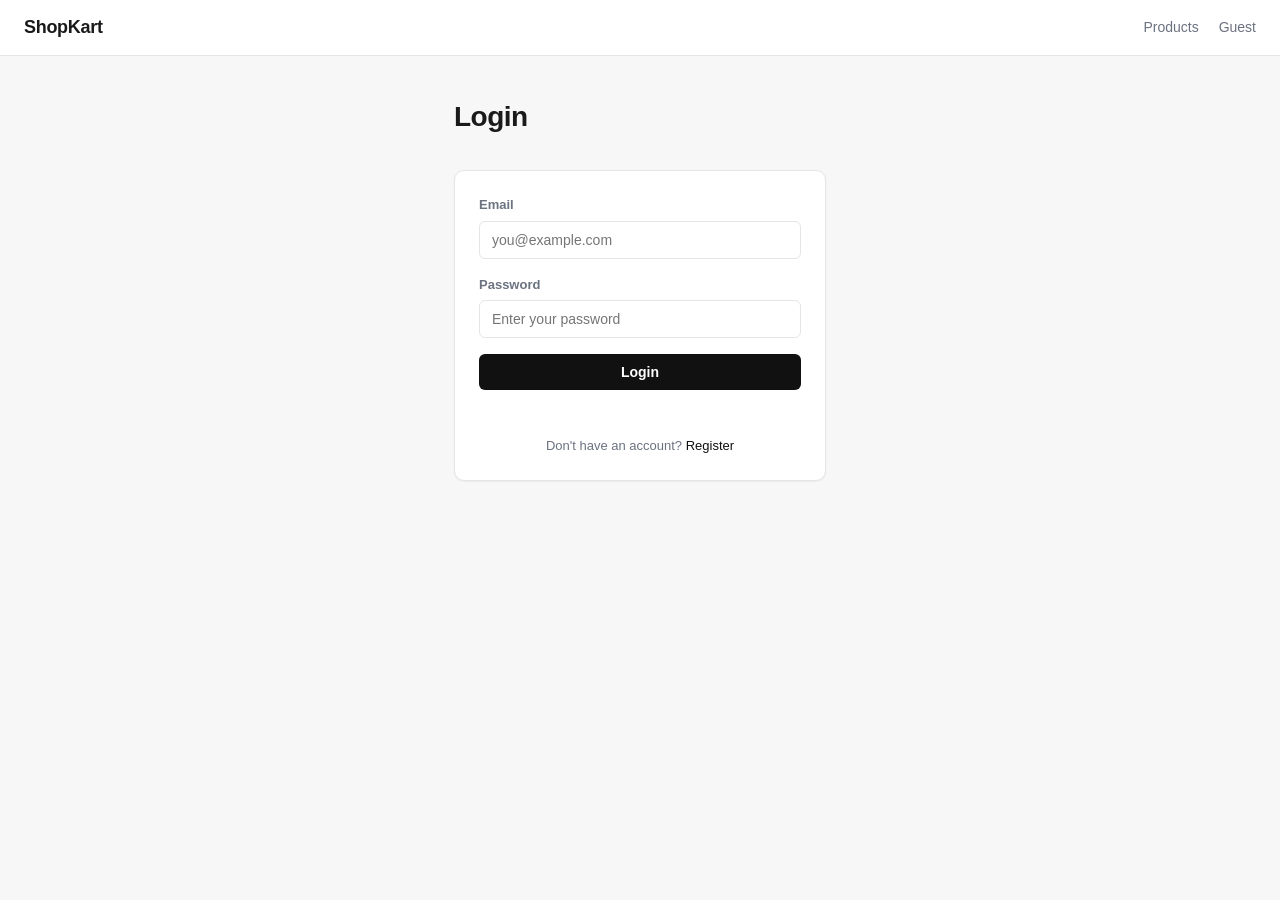
<file: frontend/pages/cart.html>
<!DOCTYPE html>
<html lang="en">
<head>
    <meta charset="UTF-8">
    <meta name="viewport" content="width=device-width, initial-scale=1.0">
    <title>My Cart – ShopKart</title>
    <link rel="stylesheet" href="../css/style.css">
    <style>
        .cart-layout {
            display: grid;
            grid-template-columns: 1fr 340px;
            gap: 24px;
            align-items: start;
        }
        @media (max-width: 800px) { .cart-layout { grid-template-columns: 1fr; } }
        .cart-header {
            display: flex;
            align-items: center;
            justify-content: space-between;
            margin-bottom: 20px;
        }
        .cart-header h2 { margin: 0; font-size: 18px; }
        .cart-header a { font-size: 13px; color: #333; font-weight: 600; text-decoration: underline; }
        .cart-item {
            display: flex;
            gap: 16px;
            padding: 16px 0;
            border-bottom: 1px solid var(--color-border);
        }
        .cart-item:last-child { border-bottom: none; }
        .cart-item__image {
            width: 90px;
            height: 90px;
            flex-shrink: 0;
            border-radius: 6px;
            overflow: hidden;
            background: #f5f5f5;
        }
        .cart-item__image img { width: 100%; height: 100%; object-fit: cover; }
        .cart-item__details { flex: 1; min-width: 0; }
        .cart-item__name { font-weight: 700; font-size: 15px; margin-bottom: 3px; }
        .cart-item__meta { font-size: 13px; color: #888; margin-bottom: 8px; }
        .cart-item__controls { display: flex; align-items: center; gap: 10px; flex-wrap: wrap; }
        .cart-item__controls select {
            padding: 4px 8px;
            border: 1px solid #ccc;
            border-radius: 4px;
            font-size: 13px;
            cursor: pointer;
        }
        .qty-control {
            display: inline-flex;
            align-items: center;
            border: 1px solid #ccc;
            border-radius: 4px;
            overflow: hidden;
        }
        .qty-control button {
            width: 28px;
            height: 30px;
            border: none;
            background: #f5f5f5;
            font-size: 16px;
            cursor: pointer;
            line-height: 1;
            color: #333;
            padding: 0;
        }
        .qty-control button:hover { background: #e0e0e0; }
        .qty-control input[type="number"] {
            width: 40px;
            height: 30px;
            border: none;
            border-left: 1px solid #ccc;
            border-right: 1px solid #ccc;
            text-align: center;
            font-size: 13px;
            font-weight: 600;
            -moz-appearance: textfield;
            outline: none;
        }
        .qty-control input[type="number"]::-webkit-inner-spin-button,
        .qty-control input[type="number"]::-webkit-outer-spin-button { -webkit-appearance: none; }
        .stock-warn-badge {
            display: inline-block;
            background: #fffbe6;
            color: #b8860b;
            font-size: 11px;
            font-weight: 700;
            border: 1px solid #ffe58f;
            border-radius: 3px;
            padding: 2px 7px;
            margin-top: 6px;
            letter-spacing: 0.5px;
        }
        .oos-badge {
            display: inline-block;
            background: #fff0f0;
            color: #c0392b;
            font-size: 11px;
            font-weight: 700;
            border: 1px solid #f5c6c6;
            border-radius: 3px;
            padding: 2px 7px;
            margin-bottom: 6px;
            letter-spacing: 0.5px;
        }
        .low-stock-badge {
            display: inline-block;
            background: #fffbe6;
            color: #b8860b;
            font-size: 11px;
            font-weight: 700;
            border: 1px solid #ffe58f;
            border-radius: 3px;
            padding: 2px 7px;
            margin-top: 6px;
            letter-spacing: 0.5px;
        }
        .cart-item__right {
            display: flex;
            flex-direction: column;
            align-items: flex-end;
            gap: 10px;
            flex-shrink: 0;
            min-width: 130px;
        }
        .cart-item__pricing { text-align: right; }
        .cart-item__price { font-weight: 700; font-size: 16px; }
        .cart-item__orig-disc { display: flex; gap: 6px; align-items: center; justify-content: flex-end; margin-top: 3px; }
        .cart-item__original { text-decoration: line-through; color: #888; font-size: 13px; }
        .cart-item__discount { color: #27ae60; font-size: 13px; font-weight: 600; }
        .cart-item__savings { font-size: 15px; text-align: right; }
        .cart-item__actions { display: flex; gap: 6px; width: 100%; }
        .btn-cart-action {
            padding: 6px 12px;
            border-radius: 4px;
            font-size: 13px;
            font-weight: 600;
            cursor: pointer;
            white-space: nowrap;
        }
        .btn-cart-wishlist { background: #fff; color: #333; border: 1.5px solid #333; }
        .btn-cart-wishlist:hover { background: #f5f5f5; }
        .btn-cart-delete { background: #fff; color: #c0392b; border: 1.5px solid #c0392b; }
        .btn-cart-delete:hover { background: #fff5f5; }
        .order-panel {
            position: sticky;
            top: 20px;
            border: 1px solid var(--color-border);
            border-radius: 8px;
            padding: 20px;
            background: #fff;
        }
        .order-panel h3 { margin: 0 0 16px; font-size: 16px; font-weight: 700; border-bottom: 1px solid var(--color-border); padding-bottom: 12px; }
        .order-row { display: flex; justify-content: space-between; align-items: center; font-size: 14px; margin-bottom: 10px; }
        .order-row__label { color: #555; }
        .order-row__value { font-weight: 600; }
        .order-row--savings .order-row__value { color: #27ae60; }
        .order-row--free .order-row__value { color: #27ae60; }
        .order-divider { border: none; border-top: 1px solid var(--color-border); margin: 12px 0; }
        .order-total-row { display: flex; justify-content: space-between; font-size: 15px; font-weight: 700; margin-bottom: 16px; }
        .convenience-label { font-size: 13px; font-weight: 600; color: #333; margin: 8px 0 4px; }
        .convenience-sub { margin-left: 8px; }
        .btn-proceed {
            width: 100%;
            padding: 12px;
            background: #333;
            color: #fff;
            border: none;
            border-radius: 4px;
            font-size: 15px;
            font-weight: 700;
            cursor: pointer;
            letter-spacing: 0.5px;
        }
        .btn-proceed:hover { background: #555; }
        .empty-state { text-align: center; padding: 80px 20px; color: #888; }
        .empty-state h2 { margin-bottom: 12px; color: #333; }
        .empty-state a { color: #333; font-weight: 600; text-decoration: underline; }
    </style>
</head>
<body>
    <nav class="navbar">
        <a href="../index.html" class="navbar-brand">ShopKart</a>
        <div class="navbar-links" id="auth-links"></div>
    </nav>

    <div class="container container--wide">
        <div class="page-header">
            <h1>My Cart</h1>
        </div>
        <div id="msg-area"></div>
        <div id="cart-content">
            <p style="color:#888;">Loading cart...</p>
        </div>
    </div>

    <script src="../js/app.js"></script>
    <script>
        let cartData = null;
        let sizes = [];

        async function init() {
            if (!requireAuth()) return;
            const adminRoles = ['admin', 'owner', 'super_admin', 'order_admin', 'product_admin'];
            const user = getUser();
            if (user && adminRoles.includes(user.role)) { window.location.href = 'admin.html'; return; }
            await loadSizes();
            await loadCart();
        }

        async function loadSizes() {
            try {
                const meta = await apiCall('/products/meta');
                sizes = meta.sizes || [];
            } catch (e) {
                sizes = [];
            }
        }

        async function loadCart() {
            try {
                cartData = await apiCall('/cart');
                renderCart(cartData);
            } catch (e) {
                document.getElementById('cart-content').innerHTML =
                    `<div class="empty-state"><h2>Failed to load cart</h2><p>${e.message}</p></div>`;
            }
        }

        function renderCart(data) {
            const container = document.getElementById('cart-content');
            const products = data.cart_products || [];

            if (products.length === 0) {
                container.innerHTML = `
                    <div class="empty-state">
                        <h2>Your cart is empty</h2>
                        <p>Add items to get started.</p>
                        <a href="products.html">Browse Products</a>
                    </div>`;
                return;
            }

            const hasOOS = products.some(p => p.quantity_formatted === 'Out of Stock');

            const itemsHtml = products.map(buildCartItem).join('');
            const orderPanelHtml = buildOrderPanel(data, hasOOS);

            container.innerHTML = `
                <div class="cart-layout">
                    <div>
                        <div class="cart-header">
                            <h2>My Cart (${products.length} item${products.length !== 1 ? 's' : ''})</h2>
                            <a href="wishlist.html">+ Add from Wishlist</a>
                        </div>
                        <div id="cart-items">${itemsHtml}</div>
                    </div>
                    ${orderPanelHtml}
                </div>`;
        }

        function buildCartItem(p) {
            const imageUrl = p.image ? SERVER + p.image : null;
            const imageHtml = imageUrl
                ? `<img src="${imageUrl}" alt="${p.name}">`
                : `<div style="width:100%;height:100%;background:#eee;"></div>`;

            const isOOS = p.quantity_formatted === 'Out of Stock';
            const isLimited = p.quantity_formatted === 'Only Limited Stocks Left';

            const sizeOptions = sizes.map(s =>
                `<option value="${s.name}" ${s.name === p.size ? 'selected' : ''}>${s.display_name}</option>`
            ).join('');

            const qtyControl = !isOOS ? `
                <div class="qty-control">
                    <button onclick="adjustQty(${p.cart_id}, -1)">−</button>
                    <input type="number" id="qty-${p.cart_id}" data-prev="${p.quantity}" value="${p.quantity}" min="1"
                        onchange="changeQty(${p.cart_id}, this.value, this.dataset.prev)">
                    <button onclick="adjustQty(${p.cart_id}, 1)">+</button>
                </div>` : '';

            const oosBadge = isOOS ? `<div class="oos-badge">OUT OF STOCK</div>` : '';
            const limitedBadge = isLimited ? `<div class="low-stock-badge">⚠ Only Limited Stocks Left</div>` : '';

            const rightPanel = isOOS ? `
                <div class="cart-item__right">
                    <div class="cart-item__pricing">
                        <div class="cart-item__price">${p.selling_price_formatted || ''}</div>
                        <div class="cart-item__orig-disc">
                            ${p.original_price_formatted ? `<span class="cart-item__original">${p.original_price_formatted}</span>` : ''}
                            ${p.discount_percentage_formatted ? `<span class="cart-item__discount">${p.discount_percentage_formatted}</span>` : ''}
                        </div>
                    </div>
                    <div class="cart-item__actions">
                        <button class="btn-cart-action btn-cart-delete" onclick="deleteItem(${p.cart_id})">Delete</button>
                        <button class="btn-cart-action btn-cart-wishlist" onclick="moveToWishlist(${p.cart_id}, ${p.product_id})">Move To Wishlist</button>
                    </div>
                </div>` : `
                <div class="cart-item__right">
                    <div class="cart-item__pricing">
                        <div class="cart-item__price">${p.item_selling_total_formatted}</div>
                        <div class="cart-item__orig-disc">
                            ${p.original_price_formatted ? `<span class="cart-item__original">${p.item_original_total_formatted}</span>` : ''}
                            ${p.discount_percentage_formatted ? `<span class="cart-item__discount">${p.discount_percentage_formatted}</span>` : ''}
                        </div>
                        <div class="cart-item__savings">Saves ${p.item_savings_formatted}</div>
                    </div>
                    <div class="cart-item__actions">
                        <button class="btn-cart-action btn-cart-delete" onclick="deleteItem(${p.cart_id})">Delete</button>
                        <button class="btn-cart-action btn-cart-wishlist" onclick="moveToWishlist(${p.cart_id}, ${p.product_id})">Move To Wishlist</button>
                    </div>
                </div>`;

            return `
                <div class="cart-item" id="cart-item-${p.cart_id}">
                    <div class="cart-item__image">${imageHtml}</div>
                    <div class="cart-item__details">
                        ${oosBadge}
                        <div class="cart-item__name">${p.name}</div>
                        <div class="cart-item__meta">${p.fashion_style_formatted} · ${p.brand_formatted}</div>
                        <div class="cart-item__controls">
                            <select ${isOOS ? 'disabled' : ''} onchange="changeSize(${p.cart_id}, ${p.product_id}, this.value)">
                                ${sizeOptions}
                            </select>
                            ${qtyControl}
                        </div>
                        ${limitedBadge}
                        <div id="qty-warn-${p.cart_id}" class="stock-warn-badge" style="display:none">⚠ Only limited stock available</div>
                    </div>
                    ${rightPanel}
                </div>`;
        }

        function buildOrderPanel(data, hasOOS) {
            const fee = data.convenience_fee || {};
            const isFreeDel = fee.delivery_fee_formatted === 'Free';
            const deliveryDisplay = isFreeDel
                ? `<span style="color:#27ae60;font-weight:600;">Free</span>`
                : fee.delivery_fee_formatted;

            const proceedBtn = hasOOS
                ? `<button class="btn-proceed" disabled style="background:#ccc;cursor:not-allowed;opacity:0.7;">ITEMS OUT OF STOCK</button>`
                : `<button class="btn-proceed" onclick="window.location.href='checkout.html'">PROCEED TO ORDER</button>`;

            return `
                <div class="order-panel">
                    <h3>Order Details</h3>
                    <div class="order-row">
                        <span class="order-row__label">Cart Total</span>
                        <span class="order-row__value">${data.order_amount_formatted}</span>
                    </div>
                    <div class="order-row order-row--savings">
                        <span class="order-row__label">Cart Savings</span>
                        <span class="order-row__value">-${data.order_savings_formatted}</span>
                    </div>
                    <div class="convenience-label">Convenience Fee</div>
                    <div class="convenience-sub">
                        <div class="order-row ${isFreeDel ? 'order-row--free' : ''}">
                            <span class="order-row__label">Delivery Fee</span>
                            <span class="order-row__value">${deliveryDisplay}</span>
                        </div>
                        <div class="order-row">
                            <span class="order-row__label">Platform Fee</span>
                            <span class="order-row__value">${fee.platform_fee_formatted}</span>
                        </div>
                    </div>
                    <hr class="order-divider">
                    <div class="order-total-row">
                        <span>Order Total</span>
                        <span>${data.order_total_formatted}</span>
                    </div>
                    ${proceedBtn}
                </div>`;
        }

        async function changeSize(cartId, productId, newSize) {
            try {
                await apiCall('/cart', {
                    method: 'POST',
                    body: JSON.stringify({ product_id: productId, size: newSize })
                });
                loadCart();
            } catch (e) {
                showMsg('msg-area', 'Failed to update size: ' + e.message, 'error');
                loadCart();
            }
        }

        function adjustQty(cartId, delta) {
            const input = document.getElementById(`qty-${cartId}`);
            const prevVal = parseInt(input.value);
            const newVal = Math.max(1, prevVal + delta);
            input.value = newVal;
            changeQty(cartId, newVal, prevVal);
        }

        async function changeQty(cartId, quantity, prevQty) {
            const warn = document.getElementById(`qty-warn-${cartId}`);
            if (warn) warn.style.display = 'none';
            try {
                await apiCall(`/cart/${cartId}`, {
                    method: 'PATCH',
                    body: JSON.stringify({ quantity: parseInt(quantity) })
                });
                await loadCart();
            } catch (e) {
                const input = document.getElementById(`qty-${cartId}`);
                if (input && prevQty !== undefined) input.value = prevQty;
                if (e.message && e.message.toLowerCase().includes('exceeds available stock')) {
                    if (warn) warn.style.display = 'block';
                } else {
                    showMsg('msg-area', 'Failed to update quantity: ' + e.message, 'error');
                }
            }
        }

        async function deleteItem(cartId) {
            try {
                await apiCall(`/cart/${cartId}`, { method: 'DELETE' });
                loadCart();
            } catch (e) {
                showMsg('msg-area', 'Failed to delete item: ' + e.message, 'error');
            }
        }

        async function moveToWishlist(cartId, productId) {
            try {
                await apiCall('/wishlist', {
                    method: 'POST',
                    body: JSON.stringify({ product_id: productId })
                });
            } catch (e) {
                // 409 = already in wishlist — that's fine, still remove from cart
                if (!e.message.includes('409') && !e.message.toLowerCase().includes('already')) {
                    showMsg('msg-area', 'Failed to add to wishlist: ' + e.message, 'error');
                    loadCart();
                    return;
                }
            }
            try {
                await apiCall(`/cart/${cartId}`, { method: 'DELETE' });
                loadCart();
            } catch (e) {
                showMsg('msg-area', 'Failed to remove from cart: ' + e.message, 'error');
                loadCart();
            }
        }

        init();
    </script>
</body>
</html>
</file>
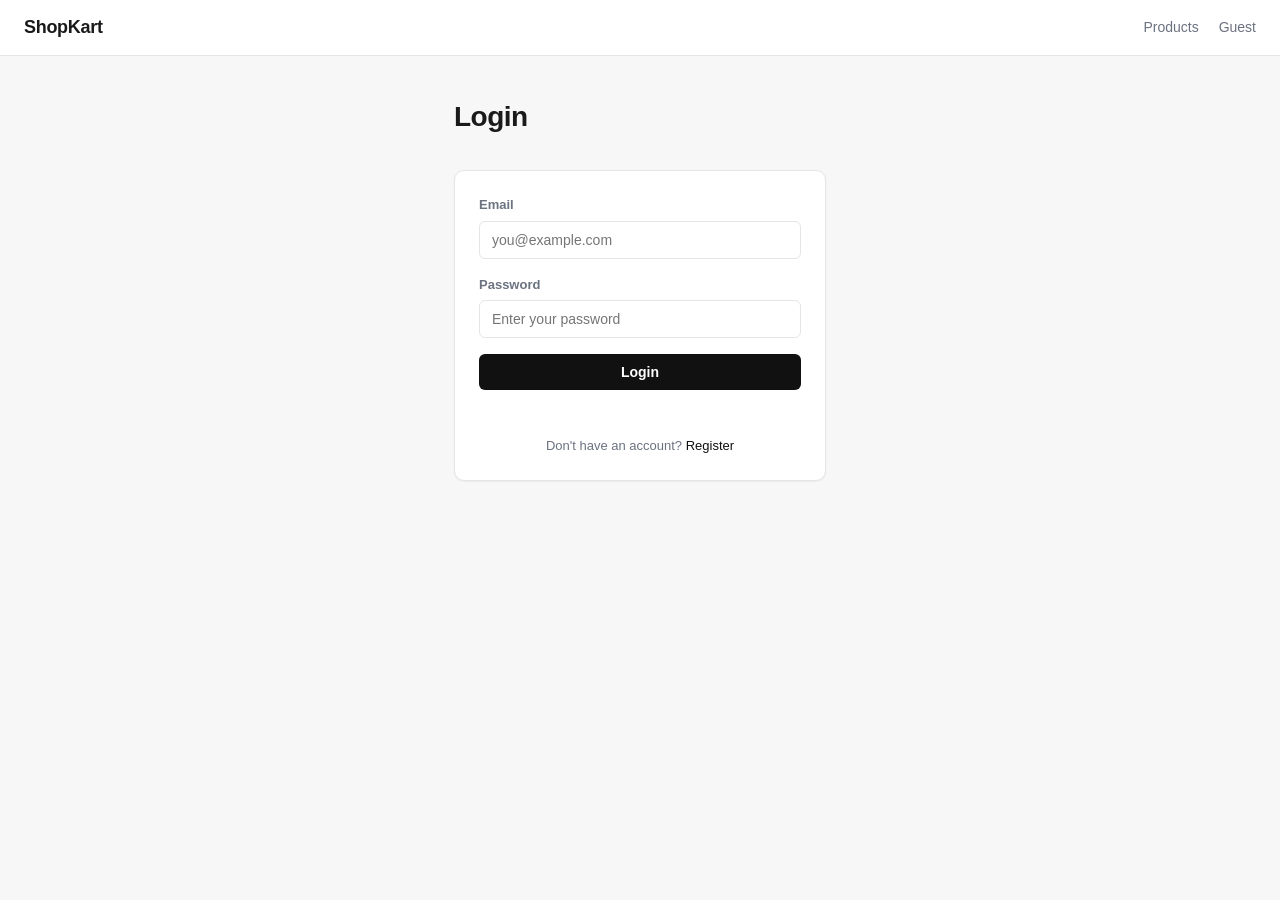
<file: frontend/pages/checkout.html>
<!DOCTYPE html>
<html lang="en">
<head>
    <meta charset="UTF-8">
    <meta name="viewport" content="width=device-width, initial-scale=1.0">
    <title>Checkout – ShopKart</title>
    <link rel="stylesheet" href="../css/style.css">
    <style>
        .checkout-layout {
            display: grid;
            grid-template-columns: 1fr 340px;
            gap: 24px;
            align-items: start;
        }
        @media (max-width: 800px) { .checkout-layout { grid-template-columns: 1fr; } }

        /* ── Payment Options ────────────────────── */
        .payment-options {
            display: flex;
            gap: 12px;
            margin-bottom: 24px;
        }
        .payment-option {
            flex: 1;
            display: flex;
            align-items: center;
            justify-content: center;
            gap: 8px;
            padding: 12px 16px;
            border: 2px solid var(--color-border);
            border-radius: 8px;
            font-size: 14px;
            font-weight: 600;
            cursor: pointer;
            background: #fff;
            transition: border-color 0.15s, background 0.15s;
            user-select: none;
        }
        .payment-option:hover { border-color: #aaa; }
        .payment-option.active {
            border-color: #333;
            background: #f9f9f9;
        }
        .payment-option .radio-dot {
            width: 16px;
            height: 16px;
            border-radius: 50%;
            border: 2px solid #999;
            display: flex;
            align-items: center;
            justify-content: center;
            flex-shrink: 0;
        }
        .payment-option.active .radio-dot {
            border-color: #333;
        }
        .payment-option.active .radio-dot::after {
            content: '';
            width: 8px;
            height: 8px;
            border-radius: 50%;
            background: #333;
        }

        /* ── Product Items (read-only) ──────────── */
        .checkout-header {
            display: flex;
            align-items: center;
            justify-content: space-between;
            margin-bottom: 20px;
        }
        .checkout-header h2 { margin: 0; font-size: 18px; }
        .checkout-item {
            display: flex;
            gap: 16px;
            padding: 16px 0;
            border-bottom: 1px solid var(--color-border);
        }
        .checkout-item:last-child { border-bottom: none; }
        .checkout-item__image {
            width: 90px;
            height: 90px;
            flex-shrink: 0;
            border-radius: 6px;
            overflow: hidden;
            background: #f5f5f5;
        }
        .checkout-item__image img { width: 100%; height: 100%; object-fit: cover; }
        .checkout-item__details { flex: 1; min-width: 0; }
        .checkout-item__name { font-weight: 700; font-size: 15px; margin-bottom: 3px; }
        .checkout-item__meta { font-size: 13px; color: #888; margin-bottom: 6px; }
        .checkout-item__info { font-size: 13px; color: #555; margin-bottom: 2px; }
        .checkout-item__right {
            display: flex;
            flex-direction: column;
            align-items: flex-end;
            gap: 4px;
            flex-shrink: 0;
            min-width: 130px;
        }
        .checkout-item__pricing { text-align: right; }
        .checkout-item__price { font-weight: 700; font-size: 16px; }
        .checkout-item__orig-disc { display: flex; gap: 6px; align-items: center; justify-content: flex-end; margin-top: 3px; }
        .checkout-item__original { text-decoration: line-through; color: #888; font-size: 13px; }
        .checkout-item__discount { color: #27ae60; font-size: 13px; font-weight: 600; }
        .checkout-item__savings { font-size: 15px; text-align: right; }
        .oos-badge {
            display: inline-block;
            background: #fff0f0;
            color: #c0392b;
            font-size: 11px;
            font-weight: 700;
            border: 1px solid #f5c6c6;
            border-radius: 3px;
            padding: 2px 7px;
            margin-bottom: 6px;
            letter-spacing: 0.5px;
        }

        /* ── Delivery Address ────────────────────── */
        .address-section {
            border: 1px solid var(--color-border);
            border-radius: 8px;
            padding: 16px 20px;
            background: #fff;
            margin-bottom: 16px;
        }
        .address-section__header {
            display: flex;
            align-items: center;
            justify-content: space-between;
            margin-bottom: 12px;
        }
        .address-section__header h3 { margin: 0; font-size: 16px; font-weight: 700; }
        .btn-change {
            padding: 5px 14px;
            border: 1.5px solid #333;
            border-radius: 4px;
            background: #fff;
            font-size: 13px;
            font-weight: 600;
            cursor: pointer;
            color: #333;
        }
        .btn-change:hover { background: #f5f5f5; }
        .address-display p { margin: 0 0 3px; font-size: 14px; color: #444; line-height: 1.5; }
        .address-display .addr-name { font-weight: 700; color: #222; font-size: 15px; }
        .address-display .addr-contact { margin-top: 6px; font-weight: 600; color: #333; }

        /* ── Order Panel (same as cart) ──────────── */
        .order-panel {
            position: sticky;
            top: 20px;
            border: 1px solid var(--color-border);
            border-radius: 8px;
            padding: 20px;
            background: #fff;
        }
        .order-panel h3 { margin: 0 0 16px; font-size: 16px; font-weight: 700; border-bottom: 1px solid var(--color-border); padding-bottom: 12px; }
        .order-row { display: flex; justify-content: space-between; align-items: center; font-size: 14px; margin-bottom: 10px; }
        .order-row__label { color: #555; }
        .order-row__value { font-weight: 600; }
        .order-row--savings .order-row__value { color: #27ae60; }
        .order-row--free .order-row__value { color: #27ae60; }
        .order-divider { border: none; border-top: 1px solid var(--color-border); margin: 12px 0; }
        .order-total-row { display: flex; justify-content: space-between; font-size: 15px; font-weight: 700; margin-bottom: 16px; }
        .convenience-label { font-size: 13px; font-weight: 600; color: #333; margin: 8px 0 4px; }
        .convenience-sub { margin-left: 8px; }
        .btn-proceed {
            width: 100%;
            padding: 12px;
            background: #333;
            color: #fff;
            border: none;
            border-radius: 4px;
            font-size: 15px;
            font-weight: 700;
            cursor: pointer;
            letter-spacing: 0.5px;
        }
        .btn-proceed:hover { background: #555; }

        .empty-state { text-align: center; padding: 80px 20px; color: #888; }
        .empty-state h2 { margin-bottom: 12px; color: #333; }
        .empty-state a { color: #333; font-weight: 600; text-decoration: underline; }

        /* ── Address Selection Modal ─────────────── */
        .addr-modal-overlay {
            display: none;
            position: fixed;
            inset: 0;
            background: rgba(0,0,0,0.45);
            z-index: 1000;
            align-items: center;
            justify-content: center;
        }
        .addr-modal-overlay.open { display: flex; }
        .addr-modal {
            background: #fff;
            border-radius: 10px;
            width: 480px;
            max-width: 92vw;
            max-height: 80vh;
            overflow-y: auto;
            box-shadow: 0 8px 30px rgba(0,0,0,0.18);
        }
        .addr-modal__header {
            display: flex;
            align-items: center;
            justify-content: space-between;
            padding: 18px 20px 14px;
            border-bottom: 1px solid var(--color-border);
        }
        .addr-modal__header h3 { margin: 0; font-size: 17px; font-weight: 700; }
        .addr-modal__close {
            font-size: 22px;
            cursor: pointer;
            color: #888;
            background: none;
            border: none;
            line-height: 1;
        }
        .addr-modal__close:hover { color: #333; }
        .addr-modal__body { padding: 12px 20px 20px; }
        .addr-select-card {
            padding: 14px 16px;
            border: 2px solid var(--color-border);
            border-radius: 8px;
            margin-bottom: 10px;
            cursor: pointer;
            transition: border-color 0.15s, background 0.15s;
        }
        .addr-select-card:last-child { margin-bottom: 0; }
        .addr-select-card:hover { border-color: #aaa; }
        .addr-select-card.selected {
            border-color: #333;
            background: #f9f9f9;
        }
        .addr-select-card p { margin: 0 0 2px; font-size: 13px; color: #444; line-height: 1.45; }
        .addr-select-card .addr-card-name {
            font-weight: 700;
            color: #222;
            font-size: 14px;
            margin-bottom: 4px;
            display: flex;
            align-items: center;
            gap: 8px;
        }
        .badge-default {
            display: inline-block;
            background: #e8f5e9;
            color: #2e7d32;
            font-size: 10px;
            font-weight: 700;
            padding: 1px 6px;
            border-radius: 3px;
            text-transform: uppercase;
            letter-spacing: 0.5px;
        }

        /* ── Success / Error Popup ───────────────── */
        .result-overlay {
            display: none;
            position: fixed;
            inset: 0;
            background: rgba(0,0,0,0.45);
            z-index: 2000;
            align-items: center;
            justify-content: center;
        }
        .result-overlay.open { display: flex; }
        .result-popup {
            background: #fff;
            border-radius: 12px;
            padding: 36px 48px;
            text-align: center;
            box-shadow: 0 8px 30px rgba(0,0,0,0.18);
        }
        .result-popup .icon { font-size: 48px; margin-bottom: 12px; }
        .result-popup .msg { font-size: 18px; font-weight: 700; }
    </style>
</head>
<body>
    <nav class="navbar">
        <a href="../index.html" class="navbar-brand">ShopKart</a>
        <div class="navbar-links" id="auth-links"></div>
    </nav>

    <div class="container container--wide">
        <div class="page-header">
            <h1>Checkout</h1>
        </div>
        <div id="msg-area"></div>
        <div id="checkout-content">
            <p style="color:#888;">Loading checkout...</p>
        </div>
    </div>

    <!-- Address Selection Modal -->
    <div class="addr-modal-overlay" id="addr-modal-overlay">
        <div class="addr-modal">
            <div class="addr-modal__header">
                <h3>Select Delivery Address</h3>
                <button class="addr-modal__close" onclick="closeAddrModal()">&times;</button>
            </div>
            <div class="addr-modal__body" id="addr-modal-list">
                <p style="color:#888;text-align:center;">Loading addresses...</p>
            </div>
        </div>
    </div>

    <!-- Result Popup -->
    <div class="result-overlay" id="result-overlay">
        <div class="result-popup">
            <div class="icon" id="result-icon"></div>
            <div class="msg" id="result-msg"></div>
        </div>
    </div>

    <script src="../js/app.js"></script>
    <script>
        let cartData = null;
        let addresses = [];
        let selectedAddressId = null;
        let selectedAddress = null;
        let paymentMode = 'online'; // default

        async function init() {
            if (!requireAuth()) return;
            const adminRoles = ['admin', 'owner', 'super_admin', 'order_admin', 'product_admin'];
            const user = getUser();
            if (user && adminRoles.includes(user.role)) { window.location.href = 'admin.html'; return; }
            await Promise.all([loadCart(), loadAddresses()]);
            render();
        }

        async function loadCart() {
            try {
                cartData = await apiCall('/cart');
            } catch (e) {
                cartData = null;
            }
        }

        async function loadAddresses() {
            try {
                addresses = await apiCall('/address');
                if (addresses && addresses.length > 0) {
                    const def = addresses.find(a => a.is_default) || addresses[0];
                    selectedAddressId = def.address_id;
                    selectedAddress = def;
                }
            } catch (e) {
                addresses = [];
            }
        }

        function render() {
            const container = document.getElementById('checkout-content');
            if (!cartData || !cartData.cart_products || cartData.cart_products.length === 0) {
                container.innerHTML = `
                    <div class="empty-state">
                        <h2>Your cart is empty</h2>
                        <p>Add items to get started.</p>
                        <a href="products.html">Browse Products</a>
                    </div>`;
                return;
            }
            if (!selectedAddress) {
                container.innerHTML = `
                    <div class="empty-state">
                        <h2>No delivery address found</h2>
                        <p>Please add an address in your <a href="account.html">Account</a> settings.</p>
                    </div>`;
                return;
            }

            const products = cartData.cart_products;
            const hasOOS = products.some(p => p.quantity_formatted === 'Out of Stock');

            container.innerHTML = `
                <div class="checkout-layout">
                    <div>
                        ${buildPaymentOptions()}
                        <div class="checkout-header">
                            <h2>Products (${products.length} item${products.length !== 1 ? 's' : ''})</h2>
                        </div>
                        <div id="checkout-items">${products.map(buildCheckoutItem).join('')}</div>
                    </div>
                    <div>
                        ${buildAddressSection()}
                        ${buildOrderPanel(cartData, hasOOS)}
                    </div>
                </div>`;
        }

        /* ── Payment Options ─────────────────── */
        function buildPaymentOptions() {
            return `
                <div class="payment-options">
                    <div class="payment-option ${paymentMode === 'online' ? 'active' : ''}" onclick="selectPayment('online')">
                        <span class="radio-dot"></span> Pay Online
                    </div>
                    <div class="payment-option ${paymentMode === 'pay_on_delivery' ? 'active' : ''}" onclick="selectPayment('pay_on_delivery')">
                        <span class="radio-dot"></span> Pay on Delivery
                    </div>
                </div>`;
        }

        function selectPayment(mode) {
            paymentMode = mode;
            render();
        }

        /* ── Product Item (read-only) ────────── */
        function buildCheckoutItem(p) {
            const imageUrl = p.image ? SERVER + p.image : null;
            const imageHtml = imageUrl
                ? `<img src="${imageUrl}" alt="${p.name}">`
                : `<div style="width:100%;height:100%;background:#eee;"></div>`;

            const isOOS = p.quantity_formatted === 'Out of Stock';
            const oosBadge = isOOS ? `<div class="oos-badge">OUT OF STOCK</div>` : '';

            const rightPanel = isOOS ? `
                <div class="checkout-item__right">
                    <div class="checkout-item__pricing">
                        <div class="checkout-item__price">${p.selling_price_formatted || ''}</div>
                        <div class="checkout-item__orig-disc">
                            ${p.original_price_formatted ? `<span class="checkout-item__original">${p.original_price_formatted}</span>` : ''}
                            ${p.discount_percentage_formatted ? `<span class="checkout-item__discount">${p.discount_percentage_formatted}</span>` : ''}
                        </div>
                    </div>
                </div>` : `
                <div class="checkout-item__right">
                    <div class="checkout-item__pricing">
                        <div class="checkout-item__price">${p.item_selling_total_formatted}</div>
                        <div class="checkout-item__orig-disc">
                            ${p.original_price_formatted ? `<span class="checkout-item__original">${p.item_original_total_formatted}</span>` : ''}
                            ${p.discount_percentage_formatted ? `<span class="checkout-item__discount">${p.discount_percentage_formatted}</span>` : ''}
                        </div>
                        <div class="checkout-item__savings">Saves ${p.item_savings_formatted}</div>
                    </div>
                </div>`;

            return `
                <div class="checkout-item">
                    <div class="checkout-item__image">${imageHtml}</div>
                    <div class="checkout-item__details">
                        ${oosBadge}
                        <div class="checkout-item__name">${p.name}</div>
                        <div class="checkout-item__meta">${p.fashion_style_formatted} · ${p.brand_formatted}</div>
                        <div class="checkout-item__info">Size: ${p.size_formatted || p.size}</div>
                        <div class="checkout-item__info">Qty: ${p.quantity}</div>
                    </div>
                    ${rightPanel}
                </div>`;
        }

        /* ── Delivery Address ────────────────── */
        function buildAddressSection() {
            const a = selectedAddress;
            if (!a) return '';
            const landmark = a.landmark ? `<p>${a.landmark}</p>` : '';
            return `
                <div class="address-section">
                    <div class="address-section__header">
                        <h3>Delivering To</h3>
                        <button class="btn-change" onclick="openAddrModal()">Change</button>
                    </div>
                    <div class="address-display">
                        <p class="addr-name">${a.name}</p>
                        <p>${a.first_line}, ${a.second_line}</p>
                        ${landmark}
                        <p>${a.city}, ${a.state} - ${a.pincode}</p>
                        <p class="addr-contact">+91 ${a.contact_number}</p>
                    </div>
                </div>`;
        }

        /* ── Address Modal ───────────────────── */
        function openAddrModal() {
            const overlay = document.getElementById('addr-modal-overlay');
            const list = document.getElementById('addr-modal-list');

            if (!addresses || addresses.length === 0) {
                list.innerHTML = `<p style="color:#888;text-align:center;">No addresses found. <a href="account.html">Add one</a>.</p>`;
            } else {
                list.innerHTML = addresses.map(a => {
                    const isSelected = a.address_id === selectedAddressId;
                    const landmark = a.landmark ? `<p>${a.landmark}</p>` : '';
                    const defBadge = a.is_default ? `<span class="badge-default">Default</span>` : '';
                    return `
                        <div class="addr-select-card ${isSelected ? 'selected' : ''}" onclick="pickAddress(${a.address_id})">
                            <div class="addr-card-name">${a.name} ${defBadge}</div>
                            <p>${a.first_line}, ${a.second_line}</p>
                            ${landmark}
                            <p>${a.city}, ${a.state} - ${a.pincode}</p>
                            <p style="margin-top:4px;font-weight:600;">+91 ${a.contact_number}</p>
                        </div>`;
                }).join('');
            }

            overlay.classList.add('open');
        }

        function closeAddrModal() {
            document.getElementById('addr-modal-overlay').classList.remove('open');
        }

        function pickAddress(id) {
            selectedAddressId = id;
            selectedAddress = addresses.find(a => a.address_id === id);
            closeAddrModal();
            render();
        }

        // Close modal on overlay click
        document.getElementById('addr-modal-overlay').addEventListener('click', function(e) {
            if (e.target === this) closeAddrModal();
        });

        /* ── Order Details Panel ─────────────── */
        function buildOrderPanel(data, hasOOS) {
            const fee = data.convenience_fee || {};
            const isFreeDel = fee.delivery_fee_formatted === 'Free';
            const deliveryDisplay = isFreeDel
                ? `<span style="color:#27ae60;font-weight:600;">Free</span>`
                : fee.delivery_fee_formatted;

            const btnLabel = paymentMode === 'online' ? 'PROCEED TO PAYMENT' : 'PLACE ORDER';
            const proceedBtn = hasOOS
                ? `<button class="btn-proceed" disabled style="background:#ccc;cursor:not-allowed;opacity:0.7;">ITEMS OUT OF STOCK</button>`
                : `<button class="btn-proceed" onclick="proceedOrder()">${btnLabel}</button>`;

            return `
                <div class="order-panel">
                    <h3>Order Details</h3>
                    <div class="order-row">
                        <span class="order-row__label">Cart Total</span>
                        <span class="order-row__value">${data.order_amount_formatted}</span>
                    </div>
                    <div class="order-row order-row--savings">
                        <span class="order-row__label">Cart Savings</span>
                        <span class="order-row__value">-${data.order_savings_formatted}</span>
                    </div>
                    <div class="convenience-label">Convenience Fee</div>
                    <div class="convenience-sub">
                        <div class="order-row ${isFreeDel ? 'order-row--free' : ''}">
                            <span class="order-row__label">Delivery Fee</span>
                            <span class="order-row__value">${deliveryDisplay}</span>
                        </div>
                        <div class="order-row">
                            <span class="order-row__label">Platform Fee</span>
                            <span class="order-row__value">${fee.platform_fee_formatted}</span>
                        </div>
                    </div>
                    <hr class="order-divider">
                    <div class="order-total-row">
                        <span>Order Total</span>
                        <span>${data.order_total_formatted}</span>
                    </div>
                    ${proceedBtn}
                </div>`;
        }

        /* ── Proceed ─────────────────────────── */
        async function proceedOrder() {
            if (!selectedAddressId) {
                showMsg('msg-area', 'Please select a delivery address.', 'error');
                return;
            }

            try {
                const resp = await apiCall('/orders', {
                    method: 'POST',
                    body: JSON.stringify({
                        address_id: selectedAddressId,
                        payment_mode: paymentMode
                    })
                });

                if (paymentMode === 'pay_on_delivery') {
                    showResultPopup('✓', 'Order placed successfully!', 'green');
                    setTimeout(() => { window.location.href = 'orders.html'; }, 2000);
                } else {
                    // Store order_total for payment page
                    localStorage.setItem('order_total', cartData.order_total);
                    window.location.href = `payment.html?order_id=${resp.order_id}&payment_intent_id=${resp.payment_intent_id}`;
                }
            } catch (e) {
                showMsg('msg-area', 'Failed to place order: ' + e.message, 'error');
            }
        }

        function showResultPopup(icon, msg, color) {
            document.getElementById('result-icon').textContent = icon;
            document.getElementById('result-icon').style.color = color;
            document.getElementById('result-msg').textContent = msg;
            document.getElementById('result-overlay').classList.add('open');
        }

        init();
    </script>
</body>
</html>
</file>
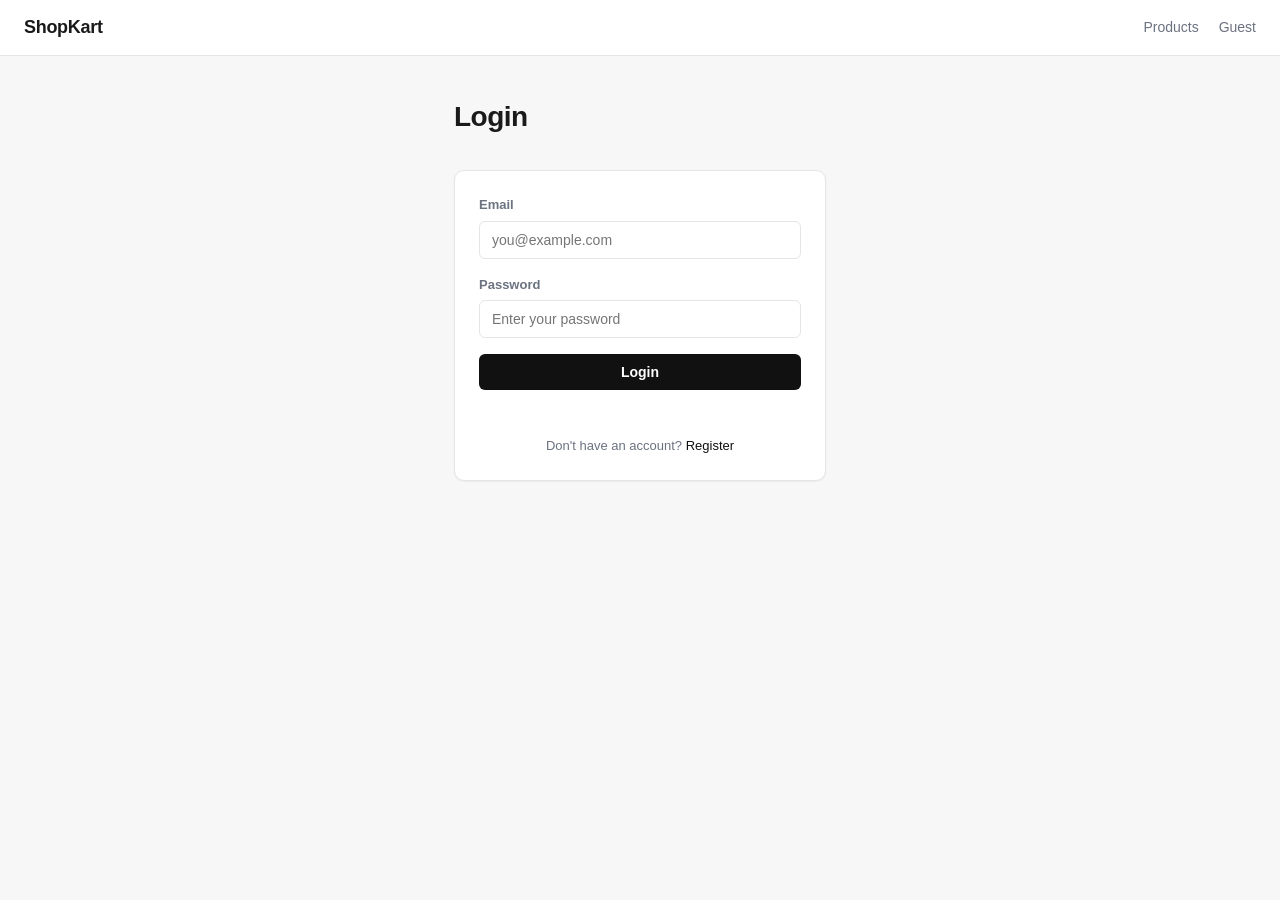
<file: frontend/pages/login.html>
<!DOCTYPE html>
<html lang="en">
<head>
    <meta charset="UTF-8">
    <meta name="viewport" content="width=device-width, initial-scale=1.0">
    <title>Login – ShopKart</title>
    <link rel="stylesheet" href="../css/style.css">
</head>
<body>
    <nav class="navbar">
        <a href="../index.html" class="navbar-brand">ShopKart</a>
        <div class="navbar-links" id="auth-links"></div>
    </nav>

    <div class="container container--narrow">
        <div class="page-header">
            <h1>Login</h1>
        </div>
        <div class="card">
            <form id="login-form">
                <div class="form-group">
                    <label for="email">Email</label>
                    <input type="email" id="email" placeholder="you@example.com" required>
                </div>
                <div class="form-group">
                    <label for="password">Password</label>
                    <input type="password" id="password" placeholder="Enter your password" required>
                </div>
                <button type="submit" class="btn btn-primary btn-full">Login</button>
                <div id="msg" class="msg"></div>
            </form>
            <p class="form-footer">Don't have an account? <a href="register.html">Register</a></p>
        </div>
    </div>

    <script src="../js/app.js"></script>
    <script>
        redirectIfLoggedIn();

        document.getElementById("login-form").addEventListener("submit", async (e) => {
            e.preventDefault();
            clearMsg("msg");
            try {
                const data = await apiCall("/auth/login", {
                    method: "POST",
                    body: JSON.stringify({
                        email: document.getElementById("email").value,
                        password: document.getElementById("password").value
                    })
                });
                saveAuth(data);
                window.location.href = "products.html";
            } catch (err) {
                showMsg("msg", err.message, "error");
            }
        });
    </script>
</body>
</html>
</file>
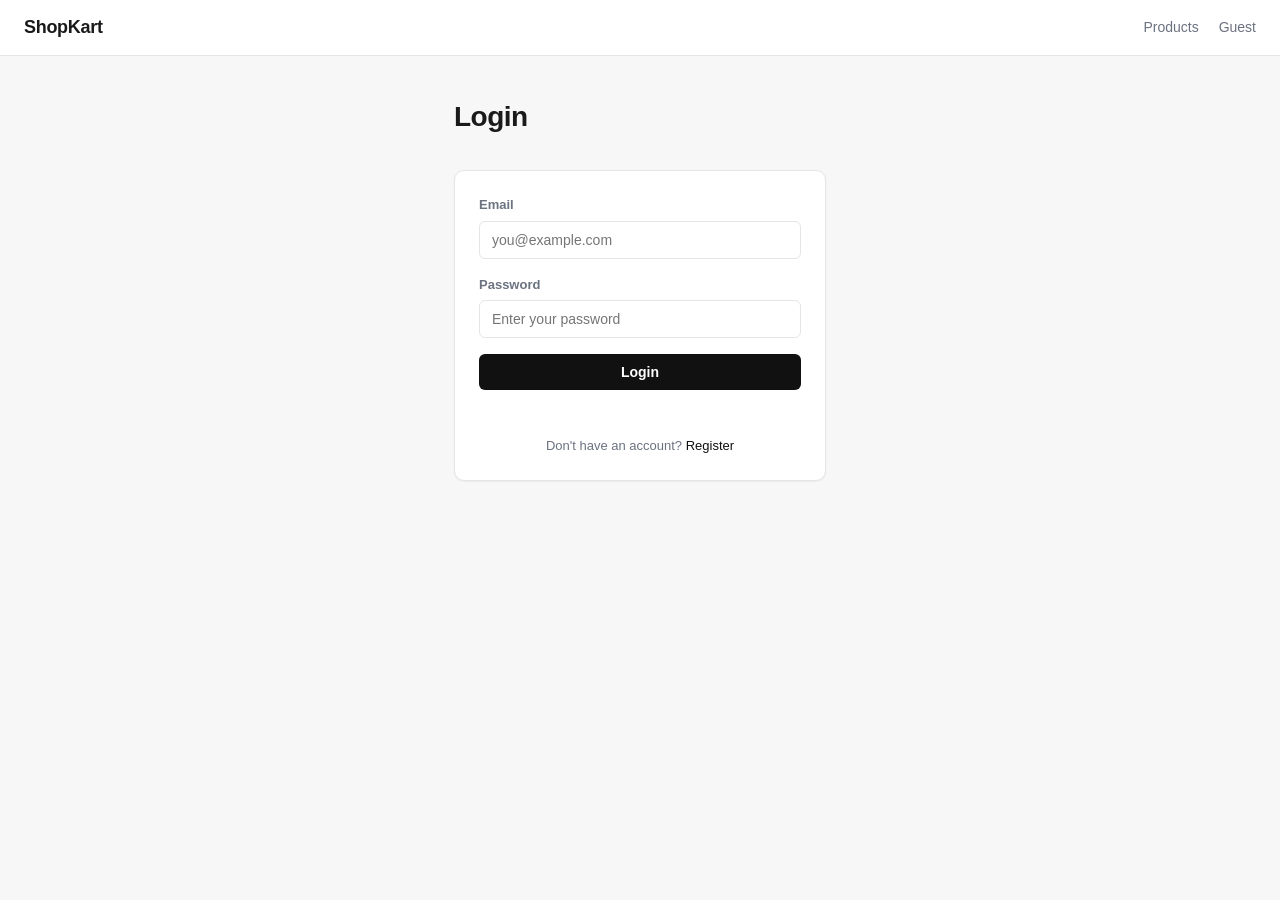
<file: frontend/pages/order-details.html>
<!DOCTYPE html>
<html lang="en">
<head>
    <meta charset="UTF-8">
    <meta name="viewport" content="width=device-width, initial-scale=1.0">
    <title>Order Details – ShopKart</title>
    <link rel="stylesheet" href="../css/style.css">
    <style>
        .order-detail-layout {
            display: grid;
            grid-template-columns: 1fr 340px;
            gap: 24px;
            align-items: start;
        }
        @media (max-width: 800px) { .order-detail-layout { grid-template-columns: 1fr; } }

        /* ── Status & Payment Info ────────────────── */
        .info-section {
            border: 1px solid var(--color-border);
            border-radius: 8px;
            padding: 20px;
            background: #fff;
            margin-bottom: 20px;
        }
        .info-section h3 {
            margin: 0 0 16px;
            font-size: 16px;
            font-weight: 700;
            border-bottom: 1px solid var(--color-border);
            padding-bottom: 12px;
        }
        .info-row {
            display: flex;
            justify-content: space-between;
            align-items: center;
            font-size: 14px;
            margin-bottom: 10px;
        }
        .info-row:last-child { margin-bottom: 0; }
        .info-row__label { color: #555; font-weight: 500; }
        .info-row__value { font-weight: 600; color: var(--color-text); }

        /* ── Status Badges ───────────────────────── */
        .status-badge {
            display: inline-block;
            padding: 4px 12px;
            border-radius: 20px;
            font-size: 12px;
            font-weight: 700;
            letter-spacing: 0.3px;
            text-transform: capitalize;
        }
        .status-badge--delivered { background: #e6f9ee; color: #1a8a4a; }
        .status-badge--shipped { background: #e6f0ff; color: #1a6bba; }
        .status-badge--initiated,
        .status-badge--confirmed { background: #fff8e1; color: #b8860b; }
        .status-badge--payment_failed,
        .status-badge--cancelled { background: #fff0f0; color: #c0392b; }
        .status-badge--payment_pending { background: #f0f0f0; color: #666; }

        .payment-badge--paid { background: #e6f9ee; color: #1a8a4a; }
        .payment-badge--failed { background: #fff0f0; color: #c0392b; }
        .payment-badge--yet_to_be_paid { background: #fff8e1; color: #b8860b; }

        /* ── Product Items (read-only) ──────────── */
        .detail-header {
            display: flex;
            align-items: center;
            justify-content: space-between;
            margin-bottom: 20px;
        }
        .detail-header h2 { margin: 0; font-size: 18px; }
        .detail-item {
            display: flex;
            gap: 16px;
            padding: 16px 0;
            border-bottom: 1px solid var(--color-border);
        }
        .detail-item:last-child { border-bottom: none; }
        .detail-item__image {
            width: 90px;
            height: 90px;
            flex-shrink: 0;
            border-radius: 6px;
            overflow: hidden;
            background: #f5f5f5;
        }
        .detail-item__image img { width: 100%; height: 100%; object-fit: cover; }
        .detail-item__details { flex: 1; min-width: 0; }
        .detail-item__name { font-weight: 700; font-size: 15px; margin-bottom: 3px; }
        .detail-item__meta { font-size: 13px; color: #888; margin-bottom: 6px; }
        .detail-item__info { font-size: 13px; color: #555; margin-bottom: 2px; }
        .detail-item__right {
            display: flex;
            flex-direction: column;
            align-items: flex-end;
            gap: 4px;
            flex-shrink: 0;
            min-width: 130px;
        }
        .detail-item__pricing { text-align: right; }
        .detail-item__price { font-weight: 700; font-size: 16px; }
        .detail-item__orig-disc { display: flex; gap: 6px; align-items: center; justify-content: flex-end; margin-top: 3px; }
        .detail-item__original { text-decoration: line-through; color: #888; font-size: 13px; }
        .detail-item__discount { color: #27ae60; font-size: 13px; font-weight: 600; }
        .detail-item__savings { font-size: 13px; text-align: right; color: #27ae60; font-weight: 600; margin-top: 4px; }

        /* ── Delivery Address ────────────────────── */
        .address-section {
            border: 1px solid var(--color-border);
            border-radius: 8px;
            padding: 16px 20px;
            background: #fff;
            margin-bottom: 16px;
        }
        .address-section__header {
            display: flex;
            align-items: center;
            justify-content: space-between;
            margin-bottom: 12px;
        }
        .address-section__header h3 { margin: 0; font-size: 16px; font-weight: 700; }
        .address-display p { margin: 0 0 3px; font-size: 14px; color: #444; line-height: 1.5; }
        .address-display .addr-name { font-weight: 700; color: #222; font-size: 15px; }
        .address-display .addr-contact { margin-top: 6px; font-weight: 600; color: #333; }

        /* ── Order Panel ─────────────────────────── */
        .order-panel {
            position: sticky;
            top: 20px;
            border: 1px solid var(--color-border);
            border-radius: 8px;
            padding: 20px;
            background: #fff;
        }
        .order-panel h3 { margin: 0 0 16px; font-size: 16px; font-weight: 700; border-bottom: 1px solid var(--color-border); padding-bottom: 12px; }
        .order-row { display: flex; justify-content: space-between; align-items: center; font-size: 14px; margin-bottom: 10px; }
        .order-row__label { color: #555; }
        .order-row__value { font-weight: 600; }
        .order-row--savings .order-row__value { color: #27ae60; }
        .order-row--free .order-row__value { color: #27ae60; }
        .order-divider { border: none; border-top: 1px solid var(--color-border); margin: 12px 0; }
        .order-total-row { display: flex; justify-content: space-between; font-size: 15px; font-weight: 700; margin-bottom: 0; }
        .convenience-label { font-size: 13px; font-weight: 600; color: #333; margin: 8px 0 4px; }
        .convenience-sub { margin-left: 8px; }

        /* ── Payment Info Section ─────────────────── */
        .payment-info-section {
            margin-top: 12px;
            padding-top: 12px;
            border-top: 1px solid var(--color-border);
        }
        .payment-info-section .info-row {
            margin-bottom: 8px;
        }
        .payment-info-section .info-row:last-child { margin-bottom: 0; }

        .empty-state { text-align: center; padding: 80px 20px; color: #888; }
        .empty-state h2 { margin-bottom: 12px; color: #333; }
        .empty-state a { color: #333; font-weight: 600; text-decoration: underline; }
    </style>
</head>
<body>
    <nav class="navbar">
        <a href="../index.html" class="navbar-brand">ShopKart</a>
        <div class="navbar-links" id="auth-links"></div>
    </nav>

    <div class="container container--wide">
        <div class="page-header">
            <h1 id="page-title">Order Details</h1>
        </div>
        <div id="msg-area"></div>
        <div id="order-content">
            <p style="color:#888;">Loading order details...</p>
        </div>
    </div>

    <script src="../js/app.js"></script>
    <script>
        function init() {
            if (!requireAuth()) return;
            const params = new URLSearchParams(window.location.search);
            const orderId = params.get("order_id");
            if (!orderId) {
                document.getElementById("order-content").innerHTML =
                    '<div class="empty-state"><h2>No order specified</h2><p><a href="orders.html">View all orders</a></p></div>';
                return;
            }
            loadOrderDetails(orderId);
        }

        function getStatusBadgeClass(status) {
            const s = (status || "").toLowerCase();
            if (s === "delivered") return "status-badge--delivered";
            if (s === "shipped") return "status-badge--shipped";
            if (s === "initiated" || s === "confirmed") return "status-badge--initiated";
            if (s === "payment_failed" || s === "cancelled") return "status-badge--payment_failed";
            if (s === "payment_pending") return "status-badge--payment_pending";
            return "status-badge--payment_pending";
        }

        function getPaymentBadgeClass(status) {
            const s = (status || "").toLowerCase();
            if (s === "paid") return "payment-badge--paid";
            if (s === "failed") return "payment-badge--failed";
            return "payment-badge--yet_to_be_paid";
        }

        function formatTime(millis) {
            if (!millis) return "—";
            return new Date(millis).toLocaleDateString('en-IN', {
                day: 'numeric', month: 'short', year: 'numeric',
                hour: '2-digit', minute: '2-digit'
            });
        }

        function renderProductItem(p) {
            const imageUrl = p.image_url ? SERVER + p.image_url : null;
            const imageHtml = imageUrl
                ? `<img src="${imageUrl}" alt="${p.product_name}">`
                : `<div style="width:100%;height:100%;background:#eee;"></div>`;

            return `
                <div class="detail-item">
                    <div class="detail-item__image">${imageHtml}</div>
                    <div class="detail-item__details">
                        <div class="detail-item__name">${p.product_name}</div>
                        <div class="detail-item__meta">Size: ${p.size_formatted} · Qty: ${p.quantity}</div>
                    </div>
                    <div class="detail-item__right">
                        <div class="detail-item__pricing">
                            <div class="detail-item__price">${p.selling_price_formatted}</div>
                            <div class="detail-item__orig-disc">
                                ${p.original_price_formatted ? `<span class="detail-item__original">${p.original_price_formatted}</span>` : ""}
                                ${p.discount_percentage_formatted ? `<span class="detail-item__discount">${p.discount_percentage_formatted}</span>` : ""}
                            </div>
                            ${p.savings_formatted ? `<div class="detail-item__savings">Saves ${p.savings_formatted}</div>` : ""}
                        </div>
                    </div>
                </div>`;
        }

        function buildInfoSection(order) {
            return `
                <div class="info-section">
                    <h3>Order Information</h3>
                    <div class="info-row">
                        <span class="info-row__label">Order Status</span>
                        <span class="status-badge ${getStatusBadgeClass(order.order_status)}">${order.order_status_formatted}</span>
                    </div>
                    <div class="info-row">
                        <span class="info-row__label">Payment Mode</span>
                        <span class="info-row__value">${order.payment_mode_formatted}</span>
                    </div>
                    <div class="info-row">
                        <span class="info-row__label">Payment Status</span>
                        <span class="status-badge ${getPaymentBadgeClass(order.payment_status)}">${order.payment_status_formatted}</span>
                    </div>
                    <div class="info-row">
                        <span class="info-row__label">Initiated</span>
                        <span class="info-row__value">${formatTime(order.initiated_time)}</span>
                    </div>
                    ${order.delivered_time ? `
                    <div class="info-row">
                        <span class="info-row__label">Delivered</span>
                        <span class="info-row__value">${formatTime(order.delivered_time)}</span>
                    </div>` : ""}
                </div>`;
        }

        function buildAddressSection(addr) {
            if (!addr) return "";
            const secondLine = addr.second_line ? `<p>${addr.second_line}</p>` : "";
            const landmark = addr.landmark ? `<p>${addr.landmark}</p>` : "";
            return `
                <div class="address-section">
                    <div class="address-section__header">
                        <h3>Delivered To</h3>
                    </div>
                    <div class="address-display">
                        <p class="addr-name">${addr.name}</p>
                        <p>${addr.first_line}</p>
                        ${secondLine}
                        ${landmark}
                        <p>${addr.city}, ${addr.state} - ${addr.pincode}</p>
                        <p class="addr-contact">☎ ${addr.contact_number}</p>
                    </div>
                </div>`;
        }

        function buildOrderPanel(order) {
            const isFreeDel = order.convenience_fee.delivery_fee_formatted === "Free";
            const deliveryDisplay = isFreeDel
                ? `<span style="color:#27ae60;font-weight:600;">Free</span>`
                : order.convenience_fee.delivery_fee_formatted;

            let paymentInfoHtml = "";
            if (order.payment && order.payment_mode === "online") {
                paymentInfoHtml = `
                    <div class="payment-info-section">
                        <div class="info-row">
                            <span class="info-row__label">Reference ID</span>
                            <span class="info-row__value">${order.payment.reference_id}</span>
                        </div>
                        <div class="info-row">
                            <span class="info-row__label">Payment Method</span>
                            <span class="info-row__value">${order.payment.payment_method_formatted}</span>
                        </div>
                    </div>`;
            }

            return `
                <div class="order-panel">
                    <h3>Order Summary</h3>
                    <div class="order-row">
                        <span class="order-row__label">Order Amount</span>
                        <span class="order-row__value">${order.order_amount_formatted}</span>
                    </div>
                    <div class="order-row order-row--savings">
                        <span class="order-row__label">Order Savings</span>
                        <span class="order-row__value">-${order.order_savings_formatted}</span>
                    </div>
                    <div class="convenience-label">Convenience Fee</div>
                    <div class="convenience-sub">
                        <div class="order-row ${isFreeDel ? 'order-row--free' : ''}">
                            <span class="order-row__label">Delivery Fee</span>
                            <span class="order-row__value">${deliveryDisplay}</span>
                        </div>
                        <div class="order-row">
                            <span class="order-row__label">Platform Fee</span>
                            <span class="order-row__value">${order.convenience_fee.platform_fee_formatted}</span>
                        </div>
                    </div>
                    <hr class="order-divider">
                    <div class="order-total-row">
                        <span>Order Total</span>
                        <span>${order.order_total_formatted}</span>
                    </div>
                    ${paymentInfoHtml}
                </div>`;
        }

        async function loadOrderDetails(orderId) {
            const container = document.getElementById("order-content");
            try {
                const order = await apiCall(`/orders/${orderId}`);

                document.getElementById("page-title").textContent = `Order #${order.order_id}`;
                document.title = `Order #${order.order_id} – ShopKart`;

                const productsHtml = (order.products || []).map(renderProductItem).join("");
                const infoHtml = buildInfoSection(order);
                const addressHtml = buildAddressSection(order.address);
                const orderPanelHtml = buildOrderPanel(order);

                container.innerHTML = `
                    <div class="order-detail-layout">
                        <div>
                            ${infoHtml}
                            <div class="detail-header">
                                <h2>Products (${(order.products || []).length} item${(order.products || []).length !== 1 ? 's' : ''})</h2>
                            </div>
                            <div id="product-items">${productsHtml}</div>
                        </div>
                        <div>
                            ${addressHtml}
                            ${orderPanelHtml}
                        </div>
                    </div>`;
            } catch (err) {
                container.innerHTML =
                    `<div class="empty-state"><h2>Failed to load order</h2><p>${err.message}</p><p><a href="orders.html">Back to orders</a></p></div>`;
            }
        }

        init();
    </script>
</body>
</html>
</file>
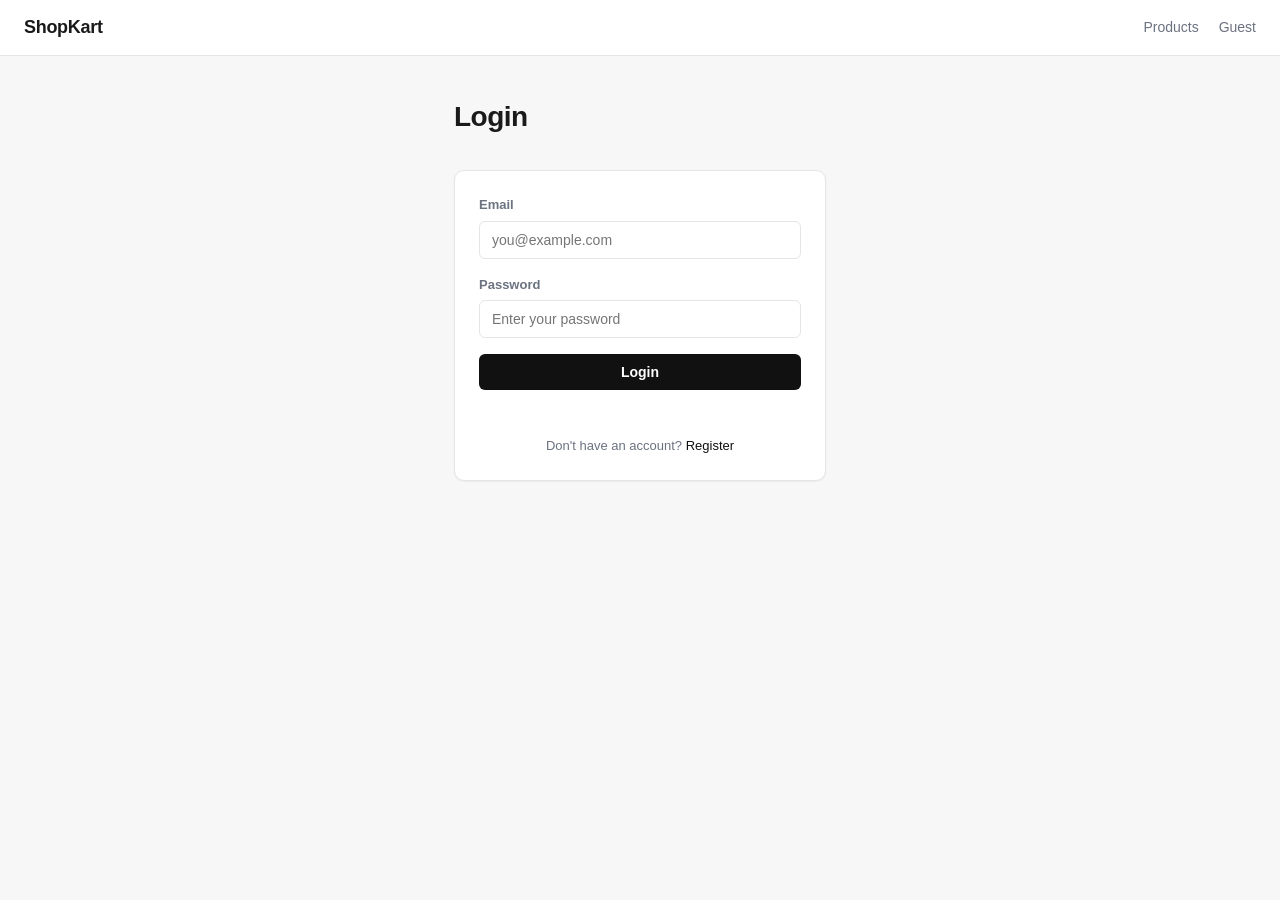
<file: frontend/pages/orders.html>
<!DOCTYPE html>
<html lang="en">
<head>
    <meta charset="UTF-8">
    <meta name="viewport" content="width=device-width, initial-scale=1.0">
    <title>My Orders – ShopKart</title>
    <link rel="stylesheet" href="../css/style.css">
    <style>
        /* ── Search Bar ──────────────────────────── */
        .search-section {
            margin-bottom: 20px;
        }
        .search-controls {
            display: flex;
            gap: 8px;
            align-items: center;
        }
        .search-controls input {
            flex: 1;
            padding: 8px 10px;
            border: 1px solid var(--color-border);
            border-radius: var(--radius-sm);
            font-size: 13px;
            font-family: var(--font);
            color: var(--color-text);
            background: var(--color-bg);
        }
        .search-controls input:focus {
            outline: none;
            border-color: var(--color-accent);
        }
        .btn-search {
            width: 36px;
            height: 36px;
            display: flex;
            align-items: center;
            justify-content: center;
            background: #000;
            border: 1px solid #000;
            border-radius: var(--radius-sm);
            cursor: pointer;
            font-size: 14px;
            color: #fff;
            flex-shrink: 0;
            transition: all 0.2s;
        }
        .btn-search:hover {
            background: #222;
        }

        /* ── Order Cards ─────────────────────────── */
        .order-list {
            display: flex;
            flex-direction: column;
            gap: 16px;
            margin-bottom: 24px;
        }
        .order-card {
            background: var(--color-surface);
            border: 1px solid var(--color-border);
            border-radius: var(--radius-md);
            padding: 20px;
            cursor: pointer;
            transition: box-shadow 0.2s, transform 0.2s;
        }
        .order-card:hover {
            box-shadow: var(--shadow-md);
            transform: translateY(-2px);
        }
        .order-card__header {
            display: flex;
            justify-content: space-between;
            align-items: center;
            margin-bottom: 14px;
        }
        .order-card__id {
            font-weight: 700;
            font-size: 15px;
            color: var(--color-text);
        }

        /* ── Status Badges ───────────────────────── */
        .status-badge {
            display: inline-block;
            padding: 4px 12px;
            border-radius: 20px;
            font-size: 12px;
            font-weight: 700;
            letter-spacing: 0.3px;
            text-transform: capitalize;
        }
        .status-badge--delivered { background: #e6f9ee; color: #1a8a4a; }
        .status-badge--shipped { background: #e6f0ff; color: #1a6bba; }
        .status-badge--initiated,
        .status-badge--confirmed { background: #fff8e1; color: #b8860b; }
        .status-badge--payment_failed,
        .status-badge--cancelled { background: #fff0f0; color: #c0392b; }
        .status-badge--payment_pending { background: #f0f0f0; color: #666; }

        /* ── Product Thumbnails ──────────────────── */
        .order-card__products {
            display: flex;
            gap: 16px;
            overflow-x: auto;
            padding-bottom: 4px;
        }
        .order-card__products::-webkit-scrollbar { height: 4px; }
        .order-card__products::-webkit-scrollbar-thumb { background: var(--color-border); border-radius: 2px; }
        .order-product-thumb {
            display: flex;
            align-items: center;
            gap: 10px;
            flex-shrink: 0;
            padding: 8px 12px;
            background: var(--color-bg);
            border: 1px solid var(--color-border);
            border-radius: 6px;
        }
        .order-product-thumb__image {
            width: 56px;
            height: 56px;
            border-radius: 4px;
            overflow: hidden;
            background: #f5f5f5;
            flex-shrink: 0;
        }
        .order-product-thumb__image img {
            width: 100%;
            height: 100%;
            object-fit: cover;
        }
        .order-product-thumb__info {
            min-width: 0;
        }
        .order-product-thumb__name {
            font-weight: 600;
            font-size: 13px;
            white-space: nowrap;
            overflow: hidden;
            text-overflow: ellipsis;
            max-width: 140px;
        }
        .order-product-thumb__meta {
            font-size: 12px;
            color: #888;
            margin-top: 2px;
        }

        /* ── Order Footer ────────────────────────── */
        .order-card__footer {
            display: flex;
            justify-content: space-between;
            align-items: center;
            margin-top: 14px;
            padding-top: 12px;
            border-top: 1px solid var(--color-border);
        }
        .order-card__total {
            font-weight: 700;
            font-size: 16px;
        }
        .order-card__date {
            font-size: 13px;
            color: #888;
        }

        /* ── Load More ───────────────────────────── */
        .load-more-wrapper {
            text-align: center;
            padding: 20px 0;
        }
        .btn-load-more {
            padding: 10px 32px;
            background: #000;
            color: #fff;
            border: none;
            border-radius: var(--radius-sm);
            font-size: 14px;
            font-weight: 600;
            cursor: pointer;
            transition: background 0.2s;
        }
        .btn-load-more:hover {
            background: #222;
        }
        .btn-load-more:disabled {
            opacity: 0.5;
            cursor: not-allowed;
        }
    </style>
</head>
<body>
    <nav class="navbar">
        <a href="../index.html" class="navbar-brand">ShopKart</a>
        <div class="navbar-links" id="auth-links"></div>
    </nav>

    <div class="products-container">
        <aside class="products-sidebar">
            <div class="sidebar-header">
                <h3>Orders</h3>
                <button class="btn-clear-all" onclick="clearAllFilters()">Clear All</button>
            </div>

            <div class="search-section">
                <div class="search-controls">
                    <input type="text" id="f-order-id" placeholder="Search by Order ID" onkeydown="if(event.key==='Enter') loadOrders(0, true)">
                    <button class="btn-search" onclick="loadOrders(0, true)" title="Search">⌕</button>
                </div>
            </div>

            <div class="sort-section">
                <div class="sort-controls">
                    <select id="f-sort_by" class="filter-select" onchange="loadOrders(0, true)">
                        <option value="initiated_time">Initiated Time</option>
                        <option value="delivered_time">Delivered Time</option>
                    </select>
                    <button class="btn-sort-toggle" id="sort-order-btn" onclick="toggleSortOrder()" title="Toggle sort order">
                        <span id="sort-order-icon">↓</span>
                    </button>
                </div>
            </div>

            <div class="filters-divider"></div>

            <div class="filter-section">
                <div class="filter-section-header" onclick="toggleFilterSection('order_status')">
                    <span class="filter-collapse-icon" id="collapse-icon-order_status">›</span>
                    <h4 class="filter-section-title">Order Status</h4>
                </div>
                <div id="filter-order_status" class="filter-checkboxes"></div>
            </div>
        </aside>

        <main class="products-main">
            <div class="page-header" style="padding: 0 0 16px;">
                <h1>My Orders</h1>
            </div>
            <div id="order-list" class="order-list"></div>
            <div id="msg" class="empty-state" style="display:none;"></div>
            <div id="load-more-area" class="load-more-wrapper" style="display:none;">
                <button class="btn-load-more" id="btn-load-more" onclick="loadMore()">Load More</button>
            </div>
        </main>
    </div>

    <script src="../js/app.js"></script>
    <script>
        let sortOrder = "desc";
        let currentPage = 0;
        let hasNextPage = false;

        const ORDER_STATUSES = [
            { name: "initiated", display_name: "Initiated" },
            { name: "payment_pending", display_name: "Payment Pending" },
            { name: "payment_failed", display_name: "Payment Failed" },
            { name: "confirmed", display_name: "Confirmed" },
            { name: "shipped", display_name: "Shipped" },
            { name: "delivered", display_name: "Delivered" }
        ];

        function init() {
            if (!requireAuth()) return;
            const adminRoles = ['admin', 'owner', 'super_admin', 'order_admin', 'product_admin'];
            const user = getUser();
            if (user && adminRoles.includes(user.role)) { window.location.href = 'admin.html'; return; }
            populateFilterCheckboxes();
            loadOrders(0, true);
        }

        function populateFilterCheckboxes() {
            const container = document.getElementById("filter-order_status");
            container.innerHTML = "";
            ORDER_STATUSES.forEach(item => {
                const label = document.createElement("label");
                label.className = "filter-checkbox";
                const checkbox = document.createElement("input");
                checkbox.type = "checkbox";
                checkbox.value = item.name;
                checkbox.dataset.filterKey = "order_status";
                checkbox.addEventListener("change", () => loadOrders(0, true));
                const span = document.createElement("span");
                span.textContent = item.display_name;
                label.appendChild(checkbox);
                label.appendChild(span);
                container.appendChild(label);
            });
        }

        function toggleSortOrder() {
            sortOrder = sortOrder === "asc" ? "desc" : "asc";
            document.getElementById("sort-order-icon").textContent = sortOrder === "asc" ? "↑" : "↓";
            loadOrders(0, true);
        }

        function toggleFilterSection(filterKey) {
            const checkboxContainer = document.getElementById(`filter-${filterKey}`);
            const icon = document.getElementById(`collapse-icon-${filterKey}`);
            if (checkboxContainer.style.display === "none") {
                checkboxContainer.style.display = "block";
                icon.style.transform = "rotate(90deg)";
            } else {
                checkboxContainer.style.display = "none";
                icon.style.transform = "rotate(0deg)";
            }
        }

        function clearAllFilters() {
            document.querySelectorAll(".filter-checkboxes input[type=checkbox]").forEach(cb => cb.checked = false);
            document.getElementById("f-sort_by").selectedIndex = 0;
            document.getElementById("f-order-id").value = "";
            sortOrder = "desc";
            document.getElementById("sort-order-icon").textContent = "↓";
            loadOrders(0, true);
        }

        function buildParams(page) {
            const params = new URLSearchParams();
            params.set("page", page);
            params.set("page_size", "10");

            const sortBy = document.getElementById("f-sort_by").value;
            if (sortBy) {
                params.set("sort_by", sortBy);
                params.set("sort_order", sortOrder);
            }

            const orderId = document.getElementById("f-order-id").value.trim();
            if (orderId) {
                params.set("order_id", orderId);
            }

            const checked = document.querySelectorAll('#filter-order_status input[type=checkbox]:checked');
            if (checked.length > 0) {
                const values = Array.from(checked).map(cb => cb.value).join(",");
                params.set("order_status", values);
            }

            return params;
        }

        function getStatusBadgeClass(status) {
            const s = (status || "").toLowerCase();
            if (s === "delivered") return "status-badge--delivered";
            if (s === "shipped") return "status-badge--shipped";
            if (s === "initiated" || s === "confirmed") return "status-badge--initiated";
            if (s === "payment_failed" || s === "cancelled") return "status-badge--payment_failed";
            if (s === "payment_pending") return "status-badge--payment_pending";
            return "status-badge--payment_pending";
        }

        function formatTime(millis) {
            if (!millis) return "—";
            return new Date(millis).toLocaleDateString('en-IN', {
                day: 'numeric', month: 'short', year: 'numeric',
                hour: '2-digit', minute: '2-digit'
            });
        }

        function renderOrderCard(order) {
            const productsHtml = (order.products || []).map(p => {
                const imageUrl = p.image_url ? SERVER + p.image_url : null;
                const imageHtml = imageUrl
                    ? `<img src="${imageUrl}" alt="${p.product_name}">`
                    : `<div style="width:100%;height:100%;background:#eee;"></div>`;
                return `
                    <div class="order-product-thumb">
                        <div class="order-product-thumb__image">${imageHtml}</div>
                        <div class="order-product-thumb__info">
                            <div class="order-product-thumb__name">${p.product_name}</div>
                            <div class="order-product-thumb__meta">${p.size_formatted} · Qty: ${p.quantity}</div>
                        </div>
                    </div>`;
            }).join("");

            return `
                <div class="order-card" onclick="window.location.href='order-details.html?order_id=${order.order_id}'">
                    <div class="order-card__header">
                        <span class="order-card__id">Order #${order.order_id}</span>
                        <span class="status-badge ${getStatusBadgeClass(order.order_status)}">${order.order_status_formatted}</span>
                    </div>
                    <div class="order-card__products">${productsHtml}</div>
                    <div class="order-card__footer">
                        <span class="order-card__total">${order.order_total_formatted}</span>
                        <span class="order-card__date">${formatTime(order.initiated_time)}</span>
                    </div>
                </div>`;
        }

        async function loadOrders(page = 0, reset = false) {
            const list = document.getElementById("order-list");
            const msg = document.getElementById("msg");
            const loadMoreArea = document.getElementById("load-more-area");

            if (reset) {
                list.innerHTML = "";
                currentPage = 0;
            }

            msg.style.display = "none";
            loadMoreArea.style.display = "none";

            try {
                const data = await apiCall("/orders?" + buildParams(page).toString());
                const orders = data.items || [];

                if (orders.length === 0 && page === 0) {
                    msg.style.display = "block";
                    msg.innerHTML = "<p>No orders found.</p>";
                    return;
                }

                list.innerHTML += orders.map(renderOrderCard).join("");
            } catch (err) {
                msg.style.display = "block";
                msg.innerHTML = `<p>${err.message}</p>`;
            }
        }

        function loadMore() {
            if (hasNextPage) {
                loadOrders(currentPage + 1, false);
            }
        }

        init();
    </script>
</body>
</html>
</file>
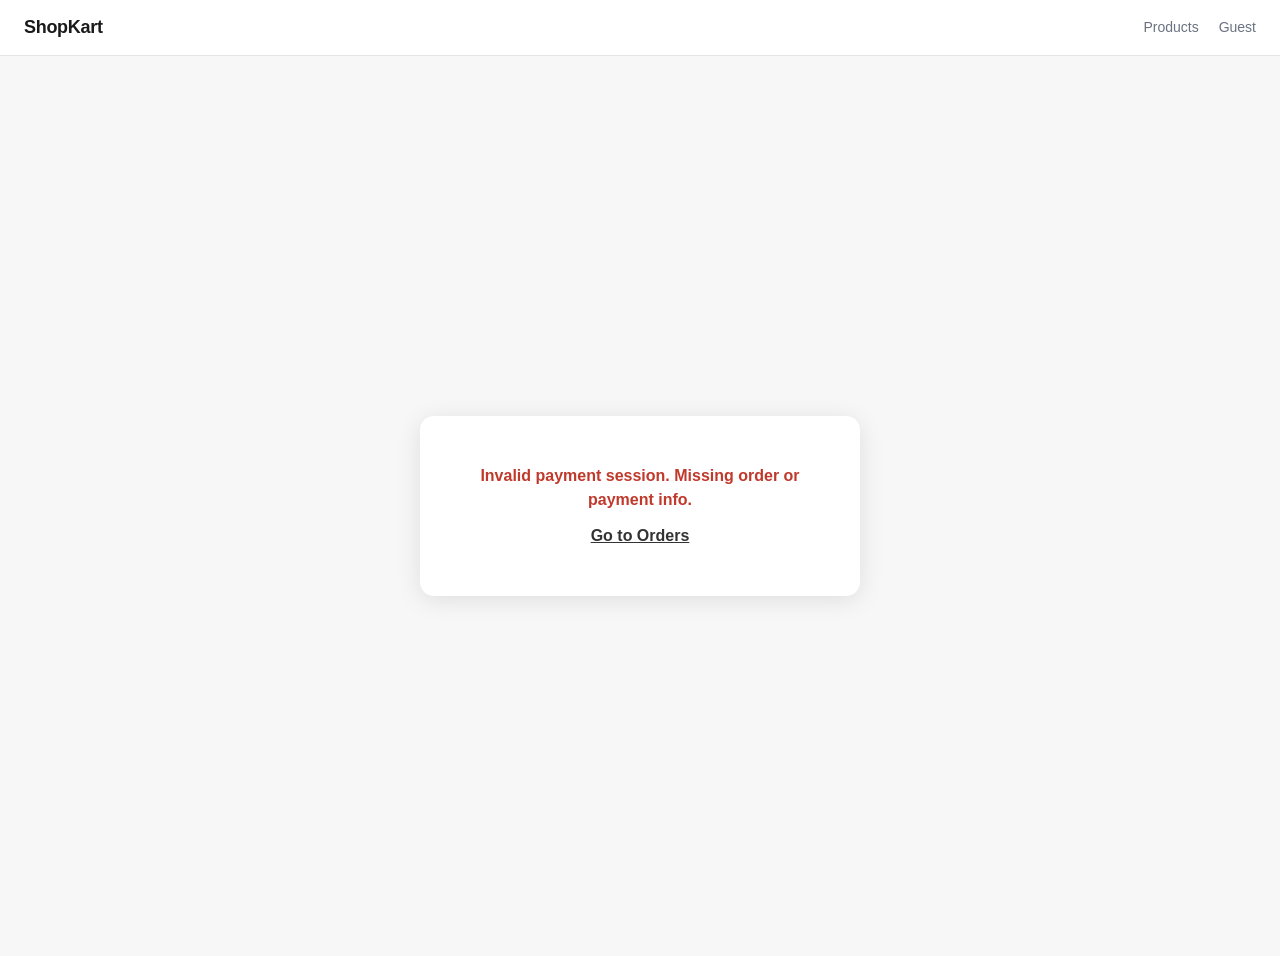
<file: frontend/pages/payment.html>
<!DOCTYPE html>
<html lang="en">
<head>
    <meta charset="UTF-8">
    <meta name="viewport" content="width=device-width, initial-scale=1.0">
    <title>Payment – ShopKart</title>
    <link rel="stylesheet" href="../css/style.css">
    <style>
        body { background: #f7f7f8; }
        .payment-wrapper {
            min-height: 100vh;
            display: flex;
            align-items: center;
            justify-content: center;
            padding: 24px;
        }
        .payment-card {
            background: #fff;
            border-radius: 14px;
            box-shadow: 0 4px 24px rgba(0,0,0,0.10);
            padding: 48px 56px;
            text-align: center;
            max-width: 440px;
            width: 100%;
        }

        /* ── Timer ───────────────────────────── */
        .timer {
            font-size: 56px;
            font-weight: 700;
            font-variant-numeric: tabular-nums;
            letter-spacing: 2px;
            margin-bottom: 20px;
            color: #222;
        }
        .timer.expired { color: #c0392b; }

        /* ── Spinner ─────────────────────────── */
        .spinner-wrap {
            display: flex;
            align-items: center;
            justify-content: center;
            gap: 10px;
            margin-bottom: 16px;
        }
        .spinner {
            width: 22px;
            height: 22px;
            border: 3px solid #e5e5e5;
            border-top-color: #333;
            border-radius: 50%;
            animation: spin 0.8s linear infinite;
        }
        @keyframes spin { to { transform: rotate(360deg); } }
        .spinner-wrap .caption {
            font-size: 16px;
            font-weight: 600;
            color: #333;
        }

        /* ── Warning ─────────────────────────── */
        .warning {
            color: #c0392b;
            font-size: 14px;
            font-weight: 600;
            margin-bottom: 24px;
        }

        /* ── Order Info ──────────────────────── */
        .order-info {
            border-top: 1px solid var(--color-border);
            padding-top: 16px;
            margin-top: 8px;
        }
        .order-info-row {
            display: flex;
            justify-content: space-between;
            font-size: 13px;
            color: #555;
            margin-bottom: 6px;
        }
        .order-info-row span:last-child { font-weight: 600; color: #222; }

        /* ── Result Popup ────────────────────── */
        .result-overlay {
            display: none;
            position: fixed;
            inset: 0;
            background: rgba(0,0,0,0.45);
            z-index: 2000;
            align-items: center;
            justify-content: center;
        }
        .result-overlay.open { display: flex; }
        .result-popup {
            background: #fff;
            border-radius: 12px;
            padding: 36px 48px;
            text-align: center;
            box-shadow: 0 8px 30px rgba(0,0,0,0.18);
        }
        .result-popup .icon { font-size: 48px; margin-bottom: 12px; }
        .result-popup .msg { font-size: 18px; font-weight: 700; }
    </style>
</head>
<body>
    <nav class="navbar">
        <a href="../index.html" class="navbar-brand">ShopKart</a>
        <div class="navbar-links" id="auth-links"></div>
    </nav>

    <div class="payment-wrapper">
        <div class="payment-card">
            <div class="timer" id="timer">5:00</div>
            <div class="spinner-wrap" id="spinner-section">
                <div class="spinner"></div>
                <span class="caption">Processing your payment...</span>
            </div>
            <div class="warning">⚠ Do not close or go back from this page!</div>
            <div class="order-info" id="order-info"></div>
        </div>
    </div>

    <!-- Result Popup -->
    <div class="result-overlay" id="result-overlay">
        <div class="result-popup">
            <div class="icon" id="result-icon"></div>
            <div class="msg" id="result-msg"></div>
        </div>
    </div>

    <script src="../js/app.js"></script>
    <script>
        const INBOUND_SECRET = 'sk_verify_ShopKart_1a2b3c4d5e6f7a8b9c0d1e2f3a4b5c6d';

        const params = new URLSearchParams(window.location.search);
        const orderId = params.get('order_id');
        const paymentIntentId = params.get('payment_intent_id');
        const orderTotal = parseFloat(localStorage.getItem('order_total')) || 0;

        let timerSeconds = 5 * 60; // 5 minutes
        let timerInterval = null;
        let paymentDone = false;
        let cancelled = false;

        function init() {
            const adminRoles = ['admin', 'owner', 'super_admin', 'order_admin', 'product_admin'];
            const pUser = getUser();
            if (pUser && adminRoles.includes(pUser.role)) { window.location.href = 'admin.html'; return; }

            if (!orderId || !paymentIntentId) {
                document.querySelector('.payment-card').innerHTML =
                    `<p style="color:#c0392b;font-weight:600;">Invalid payment session. Missing order or payment info.</p>
                     <p style="margin-top:12px;"><a href="orders.html" style="color:#333;font-weight:600;text-decoration:underline;">Go to Orders</a></p>`;
                return;
            }

            renderOrderInfo();
            startTimer();

            // Simulate payment after 3 seconds
            setTimeout(simulatePayment, 3000);
        }

        function renderOrderInfo() {
            const info = document.getElementById('order-info');
            const amountDisplay = orderTotal ? `₹${orderTotal.toLocaleString('en-IN', { minimumFractionDigits: 2 })}` : '—';
            info.innerHTML = `
                <div class="order-info-row">
                    <span>Order ID</span>
                    <span>#${orderId}</span>
                </div>
                <div class="order-info-row">
                    <span>Amount</span>
                    <span>${amountDisplay}</span>
                </div>`;
        }

        /* ── Timer ───────────────────────────── */
        function startTimer() {
            updateTimerDisplay();
            timerInterval = setInterval(() => {
                timerSeconds--;
                updateTimerDisplay();
                if (timerSeconds <= 0) {
                    clearInterval(timerInterval);
                    onTimerExpired();
                }
            }, 1000);
        }

        function updateTimerDisplay() {
            const mins = Math.floor(timerSeconds / 60);
            const secs = timerSeconds % 60;
            const el = document.getElementById('timer');
            el.textContent = `${mins}:${secs.toString().padStart(2, '0')}`;
            if (timerSeconds <= 30) el.classList.add('expired');
        }

        async function onTimerExpired() {
            if (paymentDone || cancelled) return;
            cancelled = true;

            document.getElementById('spinner-section').innerHTML =
                `<span class="caption" style="color:#c0392b;">Payment session expired</span>`;

            try {
                await apiCall('/orders/cancel-payment', {
                    method: 'POST',
                    body: JSON.stringify({ payment_intent_id: parseInt(paymentIntentId) })
                });
            } catch (e) { /* best effort */ }

            showResult('⏱', 'Payment Session Expired', '#c0392b');
            setTimeout(() => { window.location.href = 'orders.html'; }, 2000);
        }

        /* ── Simulate Payment ────────────────── */
        async function simulatePayment() {
            if (paymentDone || cancelled) return;

            const refId = 'PG_' + Math.random().toString(36).substring(2, 15);

            try {
                const resp = await apiCall('/payment/record', {
                    method: 'POST',
                    body: JSON.stringify({
                        secret_key: INBOUND_SECRET,
                        payment_intent_id: parseInt(paymentIntentId),
                        payment_method: 'card',
                        total_amount: orderTotal,
                        reference_id: refId,
                        status: 'success'
                    })
                });

                paymentDone = true;
                clearInterval(timerInterval);
                localStorage.removeItem('order_total');

                if(resp.status === 'success') showResult('✓', 'Payment Successful!', '#27ae60');
                else showResult('✗', 'Payment Failed', '#c0392b');

                setTimeout(() => { window.location.href = 'orders.html'; }, 2000);

            } catch (e) {
                paymentDone = true;
                clearInterval(timerInterval);
                localStorage.removeItem('order_total');

                showResult('✗', 'Payment Failed', '#c0392b');
                setTimeout(() => { window.location.href = 'orders.html'; }, 2000);
            }
        }

        /* ── Result Popup ────────────────────── */
        function showResult(icon, msg, color) {
            document.getElementById('result-icon').textContent = icon;
            document.getElementById('result-icon').style.color = color;
            document.getElementById('result-msg').textContent = msg;
            document.getElementById('result-overlay').classList.add('open');
        }

        /* ── Page Close / Visibility ─────────── */
        function sendCancelBeacon() {
            if (paymentDone || cancelled) return;
            cancelled = true;
            const payload = JSON.stringify({ payment_intent_id: parseInt(paymentIntentId) });
            const blob = new Blob([payload], { type: 'application/json' });
            navigator.sendBeacon(API + '/orders/cancel-payment', blob);
        }

        window.addEventListener('beforeunload', sendCancelBeacon);

        document.addEventListener('visibilitychange', () => {
            if (document.visibilityState === 'hidden') {
                sendCancelBeacon();
            }
        });

        init();
    </script>
</body>
</html>
</file>
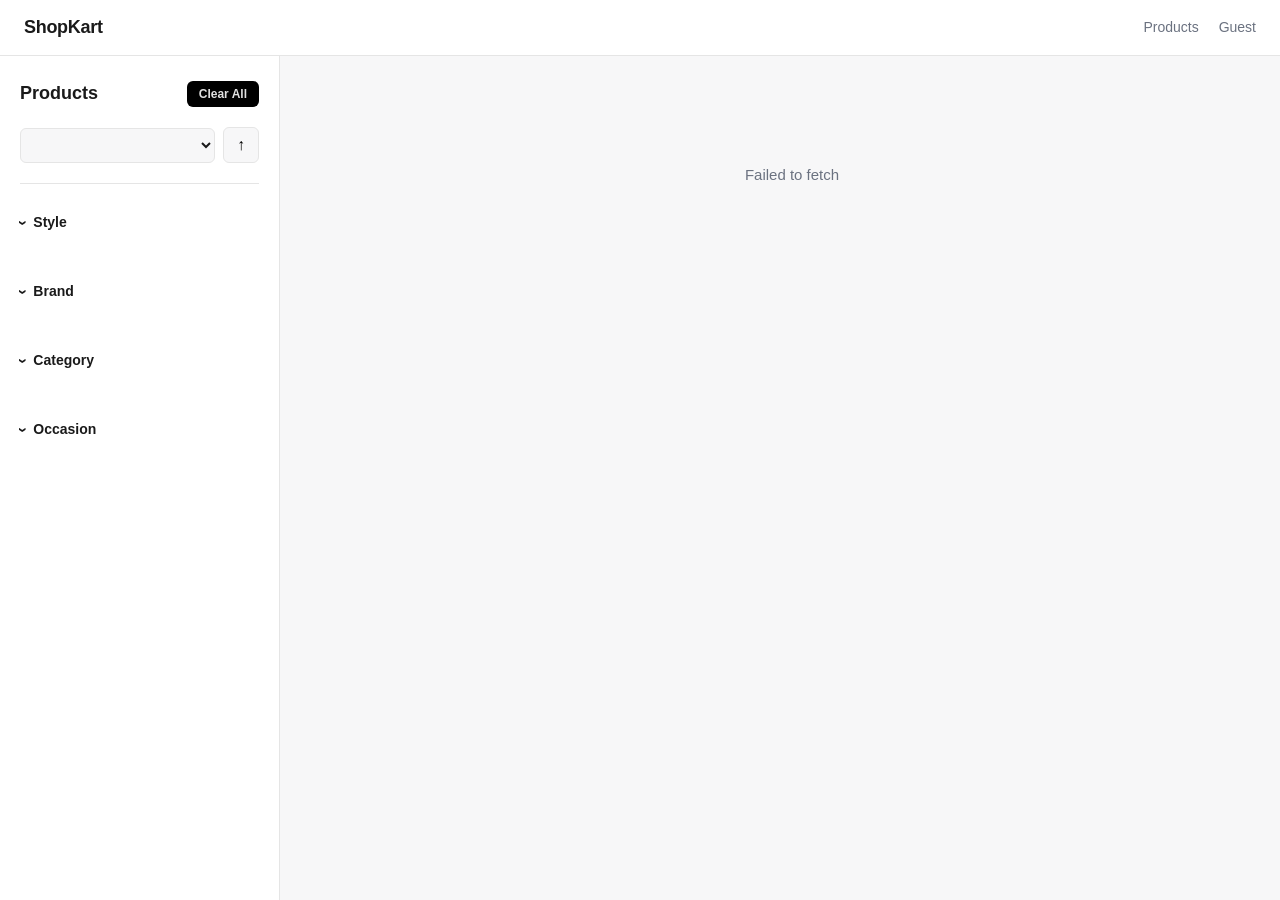
<file: frontend/pages/product-details.html>
<!DOCTYPE html>
<html lang="en">
<head>
    <meta charset="UTF-8">
    <meta name="viewport" content="width=device-width, initial-scale=1.0">
    <title>Product Details – ShopKart</title>
    <link rel="stylesheet" href="../css/style.css">
    <style>
        .product-details-container {
            max-width: 1200px;
            margin: 0 auto;
            padding: 24px;
        }
        
        .product-details-grid {
            display: grid;
            grid-template-columns: 1fr 1fr;
            gap: 48px;
            margin-bottom: 48px;
        }
        
        .product-images {
            display: flex;
            flex-direction: column;
            gap: 16px;
        }
        
        .main-image {
            width: 100%;
            aspect-ratio: 1;
            border-radius: 8px;
            overflow: hidden;
            background: #f5f5f5;
        }
        
        .main-image img {
            width: 100%;
            height: 100%;
            object-fit: cover;
        }
        
        .image-thumbnails {
            display: flex;
            gap: 12px;
            overflow-x: auto;
        }
        
        .thumbnail {
            width: 80px;
            height: 80px;
            border-radius: 4px;
            overflow: hidden;
            cursor: pointer;
            border: 2px solid transparent;
            transition: border-color 0.2s;
        }
        
        .thumbnail.active {
            border-color: #333;
        }
        
        .thumbnail img {
            width: 100%;
            height: 100%;
            object-fit: cover;
        }
        
        .product-info h1 {
            font-size: 24px;
            margin-bottom: 6px;
        }
        
        .product-tagline {
            color: #666;
            font-size: 14px;
            margin-bottom: 12px;
        }
        
        .product-rating {
            display: flex;
            align-items: center;
            gap: 8px;
            margin-bottom: 16px;
        }
        
        .rating-stars {
            color: #ffa41c;
            font-size: 16px;
        }
        
        .rating-count {
            color: #666;
            font-size: 13px;
        }
        
        .product-price {
            display: flex;
            flex-direction: column;
            gap: 4px;
            margin-bottom: 20px;
        }
        
        .price-current {
            font-size: 28px;
            font-weight: 700;
            color: #333;
        }
        
        .price-orig-disc {
            display: flex;
            align-items: center;
            gap: 10px;
        }
        
        .price-original {
            font-size: 18px;
            text-decoration: line-through;
            color: #999;
        }
        
        .price-discount {
            font-size: 16px;
            color: #388e3c;
            font-weight: 600;
        }
        
        .product-details-section {
            margin-bottom: 24px;
        }
        
        .details-title {
            font-size: 16px;
            font-weight: 600;
            margin-bottom: 10px;
            color: #333;
        }
        
        .details-grid {
            display: grid;
            grid-template-columns: 120px 1fr;
            gap: 6px 12px;
            font-size: 14px;
        }
        
        .detail-label {
            font-weight: 500;
            color: #666;
            font-size: 13px;
        }
        
        .detail-value {
            color: #333;
            font-size: 14px;
        }
        
        .product-description {
            line-height: 1.6;
            color: #555;
            font-size: 14px;
        }
        
        .size-selector {
            margin-bottom: 20px;
        }
        
        .size-options {
            display: flex;
            gap: 10px;
            flex-wrap: wrap;
        }
        
        .size-option {
            padding: 8px 16px;
            border: 1px solid #ddd;
            border-radius: 4px;
            cursor: pointer;
            transition: all 0.2s;
            font-weight: 500;
            font-size: 14px;
        }
        
        .size-option:hover {
            border-color: #333;
        }
        
        .size-option.selected {
            border-color: #333;
            background: #333;
            color: white;
        }
        
        .size-option.out-of-stock {
            position: relative;
            cursor: not-allowed;
            color: #bbb;
            border-color: #ddd;
            overflow: hidden;
        }
        
        .size-option.out-of-stock::after {
            content: '';
            position: absolute;
            top: 0; left: 0; right: 0; bottom: 0;
            background: linear-gradient(
                to top right,
                transparent calc(50% - 0.7px),
                #bbb calc(50% - 0.7px),
                #bbb calc(50% + 0.7px),
                transparent calc(50% + 0.7px)
            );
        }
        
        .action-buttons {
            display: flex;
            gap: 10px;
            margin-bottom: 20px;
        }
        
        .btn-primary, .btn-secondary {
            flex: 1;
            padding: 12px 20px;
            border: none;
            border-radius: 4px;
            font-size: 15px;
            font-weight: 600;
            cursor: pointer;
            transition: all 0.2s;
        }
        
        .btn-primary {
            background: #333;
            color: white;
        }
        
        .btn-primary:hover {
            background: #000;
        }
        
        .btn-secondary {
            background: white;
            color: #333;
            border: 2px solid #333;
        }
        
        .btn-secondary:hover {
            background: #f5f5f5;
        }
        
        .ratings-chart {
            background: #fff;
            border: 1px solid #e0e0e0;
            padding: 20px;
            border-radius: 8px;
            margin-top: 16px;
        }
        
        .ratings-layout {
            display: flex;
            gap: 24px;
            align-items: center;
            margin-bottom: 20px;
        }
        
        .ratings-summary {
            display: flex;
            flex-direction: column;
            align-items: center;
            justify-content: center;
            padding-right: 24px;
            border-right: 1px solid #e0e0e0;
            min-width: 140px;
        }
        
        .rating-score {
            display: flex;
            align-items: center;
            gap: 8px;
            margin-bottom: 8px;
        }
        
        .rating-number {
            font-size: 32px;
            font-weight: 600;
            color: #333;
        }
        
        .rating-star-icon {
            font-size: 32px;
            color: #d4af37;
        }
        
        .customer-count {
            font-size: 14px;
            color: #666;
        }
        
        .ratings-distribution {
            flex: 1;
        }
        
        .ratings-title {
            font-size: 16px;
            font-weight: 600;
            color: #333;
            margin-bottom: 12px;
            text-align: center;
        }
        
        .btn-leave-rating {
            width: 100%;
            padding: 12px;
            background: #fff;
            border: 2px solid #333;
            border-radius: 4px;
            cursor: pointer;
            font-size: 13px;
            font-weight: 600;
            letter-spacing: 0.5px;
            color: #333;
            text-transform: uppercase;
            transition: all 0.2s;
        }
        
        .btn-leave-rating:hover {
            background: #333;
            color: #fff;
        }
        
        .rating-bar {
            display: flex;
            align-items: center;
            gap: 10px;
            margin-bottom: 8px;
        }
        
        .rating-label {
            width: 35px;
            font-size: 13px;
            color: #666;
            font-weight: 500;
        }
        
        .rating-bar-bg {
            flex: 1;
            height: 10px;
            background: #e8e8e8;
            border-radius: 5px;
            overflow: hidden;
        }
        
        .rating-bar-fill {
            height: 100%;
            background: #d4af37;
            transition: width 0.3s;
        }
        
        .rating-bar-percent {
            width: 40px;
            text-align: right;
            font-size: 14px;
            font-weight: 600;
            color: #333;
        }
        
        .loading-spinner {
            text-align: center;
            padding: 60px 20px;
            font-size: 18px;
            color: #666;
        }
        
        @media (max-width: 768px) {
            .product-details-grid {
                grid-template-columns: 1fr;
                gap: 24px;
            }
        }
    </style>
</head>
<body>
    <nav class="navbar">
        <a href="../index.html" class="navbar-brand">ShopKart</a>
        <div class="navbar-links" id="auth-links"></div>
    </nav>

    <div class="product-details-container">
        <div id="loading" class="loading-spinner">Loading product details...</div>
        <div id="product-details" style="display:none;">
            <div class="product-details-grid">
                <!-- Left: Images -->
                <div class="product-images">
                    <div class="main-image">
                        <img id="main-image" src="" alt="Product Image">
                    </div>
                    <div class="image-thumbnails" id="thumbnails"></div>
                    
                    <!-- Ratings Chart -->
                    <div class="ratings-chart" id="ratings-chart" style="display:none;">
                        <div class="ratings-layout">
                            <div class="ratings-summary">
                                <div class="rating-score">
                                    <span class="rating-number" id="rating-number"></span>
                                    <span class="rating-star-icon">★</span>
                                </div>
                                <span class="customer-count" id="customer-count"></span>
                            </div>
                            
                            <div class="ratings-distribution">
                                <h4 class="ratings-title">Rating Distribution</h4>
                                <div id="rating-bars"></div>
                            </div>
                        </div>
                        <button class="btn-leave-rating" onclick="leaveRating()">Rate This Product</button>
                    </div>
                </div>

                <!-- Right: Product Info -->
                <div class="product-info">
                    <h1 id="product-name"></h1>
                    <p class="product-tagline" id="product-tagline"></p>
                    
                    <div class="product-rating">
                        <span class="rating-stars" id="rating-stars"></span>
                        <span class="rating-count" id="rating-count"></span>
                    </div>
                    
                    <div class="product-price">
                        <span class="price-current" id="price-current"></span>
                        <div class="price-orig-disc">
                            <span class="price-original" id="price-original"></span>
                            <span class="price-discount" id="price-discount"></span>
                        </div>
                    </div>
                    
                    <div class="product-details-section">
                        <h3 class="details-title">Product Details</h3>
                        <div class="details-grid" id="details-grid"></div>
                    </div>
                    
                    <div class="size-selector">
                        <h3 class="details-title">Select Size</h3>
                        <div class="size-options" id="size-options"></div>
                    </div>
                    
                    <div class="action-buttons">
                        <button class="btn-primary" onclick="addToCart()">Add to Cart</button>
                        <button class="btn-secondary" onclick="addToWishlist()">Add to Wishlist</button>
                    </div>
                    
                    <div class="product-details-section" id="description-section" style="display:none;">
                        <h3 class="details-title">Description</h3>
                        <p class="product-description" id="product-description"></p>
                    </div>
                    
                    <div class="product-details-section" id="care-section" style="display:none;">
                        <h3 class="details-title">Care Instructions</h3>
                        <p class="product-description" id="care-instructions"></p>
                    </div>
                </div>
            </div>
        </div>
    </div>

    <script src="../js/app.js"></script>
    <script>
        // Product details page is public - no auth required

        const productId = new URLSearchParams(window.location.search).get('id');
        if (!productId) {
            window.location.href = 'products.html';
        }

        let productData = null;
        let selectedSize = null;
        let metaSizes = [];

        async function loadProductDetails() {
            try {
                const [data, meta] = await Promise.all([
                    apiCall(`/products/${productId}`),
                    apiCall('/products/meta').catch(() => ({ sizes: [] }))
                ]);
                metaSizes = meta.sizes || [];
                productData = data;
                renderProduct(productData);
                document.getElementById('loading').style.display = 'none';
                document.getElementById('product-details').style.display = 'block';
            } catch (err) {
                document.getElementById('loading').textContent = 'Failed to load product details: ' + err.message;
            }
        }

        function renderProduct(data) {
            // Name and tagline
            document.getElementById('product-name').textContent = data.name;
            if (data.tag_line) {
                document.getElementById('product-tagline').textContent = data.tag_line;
            } else {
                document.getElementById('product-tagline').style.display = 'none';
            }

            // Rating
            const ratingVal = parseFloat(data.rating) || 0;
            const ratingStars = renderStarIcons(ratingVal);
            document.getElementById('rating-stars').textContent = (data.rating_formatted || '') + ' ' + ratingStars;
            document.getElementById('rating-count').textContent = data.rating_count_formatted ? `(${data.rating_count_formatted})` : '';

            // Price
            document.getElementById('price-current').textContent = data.selling_price_formatted;
            document.getElementById('price-original').textContent = data.original_price_formatted;
            if (data.discount_percentage_formatted) {
                document.getElementById('price-discount').textContent = data.discount_percentage_formatted;
            } else {
                document.getElementById('price-discount').style.display = 'none';
            }

            // Images
            if (data.images && data.images.length > 0) {
                const mainImageUrl = data.images[0].startsWith('http') ? data.images[0] : SERVER + data.images[0];
                document.getElementById('main-image').src = mainImageUrl;
                renderThumbnails(data.images);
            }

            // Details
            if (data.details) {
                const detailsGrid = document.getElementById('details-grid');
                const details = data.details;
                
                const detailsToShow = [
                    { label: 'Style', value: data.fashion_style_formatted },
                    { label: 'Brand', value: data.brand_formatted },
                    { label: 'Category', value: data.category_formatted },
                    { label: 'Occasion', value: data.occasion_formatted },
                    { label: 'Color', value: details.color },
                    { label: 'Material', value: details.material },
                    { label: 'Length', value: details.length },
                    { label: 'Sleeve', value: details.sleeve },
                    { label: 'Transparency', value: details.transparency }
                ];

                detailsToShow.forEach(item => {
                    if (item.value && item.value.trim() !== '') {
                        const label = document.createElement('div');
                        label.className = 'detail-label';
                        label.textContent = item.label;
                        
                        const value = document.createElement('div');
                        value.className = 'detail-value';
                        value.textContent = item.value;
                        
                        detailsGrid.appendChild(label);
                        detailsGrid.appendChild(value);
                    }
                });

                // Description
                if (details.description && details.description.trim() !== '') {
                    document.getElementById('product-description').textContent = details.description;
                    document.getElementById('description-section').style.display = 'block';
                }

                // Care instructions
                if (details.care_instructions && details.care_instructions.trim() !== '') {
                    document.getElementById('care-instructions').textContent = details.care_instructions;
                    document.getElementById('care-section').style.display = 'block';
                }

                // Rating breakdown
                if (details.rating_breakdown) {
                    renderRatingBreakdown(details.rating_breakdown);
                }
            }

            // Stock/Sizes - always render, using meta sizes as reference
            renderSizeOptions(data.stock || {});
        }

        function renderThumbnails(images) {
            const container = document.getElementById('thumbnails');
            container.innerHTML = '';
            
            images.forEach((url, index) => {
                const imageUrl = url.startsWith('http') ? url : SERVER + url;
                const thumb = document.createElement('div');
                thumb.className = 'thumbnail' + (index === 0 ? ' active' : '');
                thumb.innerHTML = `<img src="${imageUrl}" alt="Image ${index + 1}">`;
                thumb.onclick = () => {
                    const mainUrl = url.startsWith('http') ? url : SERVER + url;
                    document.getElementById('main-image').src = mainUrl;
                    document.querySelectorAll('.thumbnail').forEach(t => t.classList.remove('active'));
                    thumb.classList.add('active');
                };
                container.appendChild(thumb);
            });
        }

        function renderSizeOptions(stock) {
            const container = document.getElementById('size-options');
            container.innerHTML = '';

            // Use meta sizes if available, else fall back to keys in stock
            const sizesToRender = metaSizes.length > 0
                ? metaSizes
                : Object.keys(stock).map(s => ({ name: s, display_name: s.toUpperCase() }));

            sizesToRender.forEach(sizeInfo => {
                const sizeName = sizeInfo.name;
                const qty = stock[sizeName] !== undefined ? stock[sizeName] : 0;

                const option = document.createElement('div');
                option.className = 'size-option';
                option.textContent = sizeInfo.display_name || sizeName.toUpperCase();

                if (qty === 0) {
                    option.classList.add('out-of-stock');
                    option.title = 'Out of stock';
                } else {
                    option.onclick = () => {
                        document.querySelectorAll('.size-option').forEach(o => o.classList.remove('selected'));
                        option.classList.add('selected');
                        selectedSize = sizeName;
                    };
                }

                container.appendChild(option);
            });
        }

        function renderRatingBreakdown(breakdown) {
            const hasData = breakdown['5_star'] !== undefined;
            if (!hasData) return;

            document.getElementById('rating-number').textContent = productData.rating_formatted || productData.rating;
            document.getElementById('customer-count').textContent = productData.rating_count_formatted || '';

            const container = document.getElementById('rating-bars');
            container.innerHTML = '';
            
            for (let i = 5; i >= 1; i--) {
                const pctFormatted = breakdown[`${i}_star_formatted`] || '0%';
                const pctWidth = parseFloat(pctFormatted) || 0;
                
                const bar = document.createElement('div');
                bar.className = 'rating-bar';
                bar.innerHTML = `
                    <div class="rating-label">${i} ★</div>
                    <div class="rating-bar-bg">
                        <div class="rating-bar-fill" style="width: ${pctWidth}%"></div>
                    </div>
                    <div class="rating-bar-percent">${pctFormatted}</div>
                `;
                container.appendChild(bar);
            }
            
            document.getElementById('ratings-chart').style.display = 'block';
        }

        function renderStarIcons(rating) {
            let stars = '';
            for (let i = 1; i <= 5; i++) {
                if (rating >= i) stars += '★';
                else if (rating >= i - 0.5) stars += '★';
                else stars += '☆';
            }
            return stars;
        }

        async function addToCart() {
            if (!isLoggedIn()) {
                window.location.href = 'login.html';
                return;
            }
            if (!selectedSize) {
                alert('Please select a size');
                return;
            }
            try {
                await apiCall('/cart', {
                    method: 'POST',
                    body: JSON.stringify({ product_id: parseInt(productId), size: selectedSize })
                });
                alert(`${productData.name} (${selectedSize.toUpperCase()}) added to cart!`);
            } catch (e) {
                alert('Failed to add to cart: ' + e.message);
            }
        }

        async function addToWishlist() {
            if (!isLoggedIn()) {
                window.location.href = 'login.html';
                return;
            }
            try {
                await apiCall('/wishlist', {
                    method: 'POST',
                    body: JSON.stringify({ product_id: parseInt(productId) })
                });
                alert(`${productData.name} added to wishlist!`);
            } catch (e) {
                alert(e.message);
            }
        }

        async function leaveRating() {
            if (!isLoggedIn()) {
                window.location.href = 'login.html';
                return;
            }
            const val = prompt('Rate this product (1 to 5 stars):');
            if (!val) return;
            const rating = parseInt(val);
            if (isNaN(rating) || rating < 1 || rating > 5) {
                alert('Please enter a number between 1 and 5');
                return;
            }
            try {
                const resp = await apiCall(`/products/${productId}/rate`, {
                    method: 'POST',
                    body: JSON.stringify({ rating })
                });
                alert(`Rated ${rating} star${rating > 1 ? 's' : ''}! Average: ${resp.average_rating}`);
                loadProductDetails();
            } catch (e) {
                alert('Failed to rate: ' + e.message);
            }
        }

        loadProductDetails();
    </script>
</body>
</html>
</file>
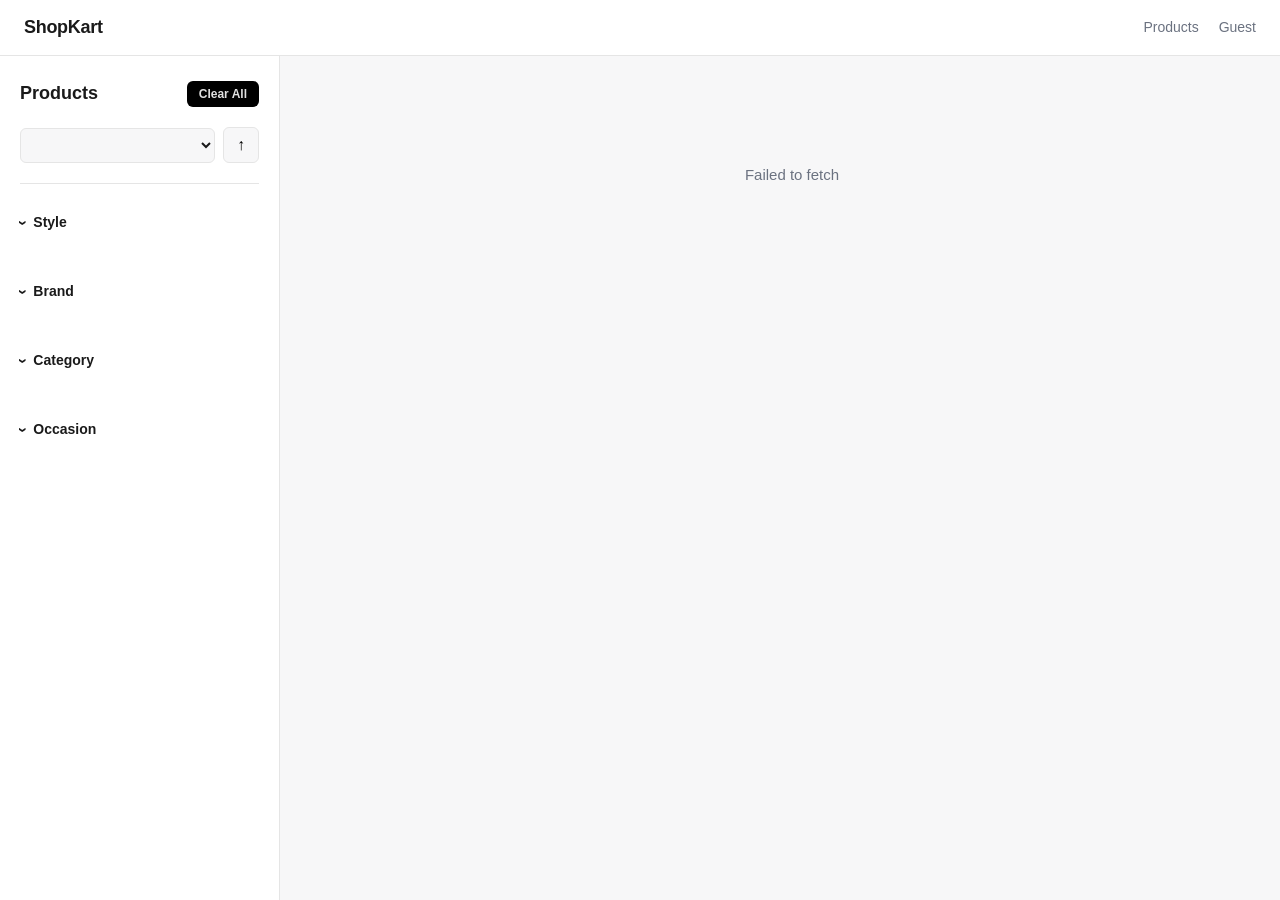
<file: frontend/pages/products.html>
<!DOCTYPE html>
<html lang="en">
<head>
    <meta charset="UTF-8">
    <meta name="viewport" content="width=device-width, initial-scale=1.0">
    <title>Products – ShopKart</title>
    <link rel="stylesheet" href="../css/style.css">
</head>
<body>
    <nav class="navbar">
        <a href="../index.html" class="navbar-brand">ShopKart</a>
        <div class="navbar-links" id="auth-links"></div>
    </nav>

    <div class="products-container">
        <aside class="products-sidebar">
            <div class="sidebar-header">
                <h3>Products</h3>
                <button class="btn-clear-all" onclick="clearAllFilters()">Clear All</button>
            </div>

            <div class="sort-section">
                <div class="sort-controls">
                    <select id="f-sort_by" class="filter-select" onchange="loadProducts(0)"></select>
                    <button class="btn-sort-toggle" id="sort-order-btn" onclick="toggleSortOrder()" title="Toggle sort order">
                        <span id="sort-order-icon">↑</span>
                    </button>
                </div>
            </div>

            <div class="filters-divider"></div>

            <div class="filter-section">
                <div class="filter-section-header" onclick="toggleFilterSection('fashion_style')">
                    <span class="filter-collapse-icon" id="collapse-icon-fashion_style">›</span>
                    <h4 class="filter-section-title">Style</h4>
                </div>
                <div id="filter-fashion_style" class="filter-checkboxes"></div>
            </div>

            <div class="filter-section">
                <div class="filter-section-header" onclick="toggleFilterSection('brand')">
                    <span class="filter-collapse-icon" id="collapse-icon-brand">›</span>
                    <h4 class="filter-section-title">Brand</h4>
                </div>
                <div id="filter-brand" class="filter-checkboxes"></div>
            </div>

            <div class="filter-section">
                <div class="filter-section-header" onclick="toggleFilterSection('category')">
                    <span class="filter-collapse-icon" id="collapse-icon-category">›</span>
                    <h4 class="filter-section-title">Category</h4>
                </div>
                <div id="filter-category" class="filter-checkboxes"></div>
            </div>

            <div class="filter-section">
                <div class="filter-section-header" onclick="toggleFilterSection('occasion')">
                    <span class="filter-collapse-icon" id="collapse-icon-occasion">›</span>
                    <h4 class="filter-section-title">Occasion</h4>
                </div>
                <div id="filter-occasion" class="filter-checkboxes"></div>
            </div>
        </aside>

        <main class="products-main">
            <div id="product-list" class="product-grid"></div>
            <div id="msg" class="empty-state" style="display:none;"></div>

            <div id="bottom-controls" class="bottom-controls" style="display:none;">
                <div class="per-page-control">
                    <label>Per Page</label>
                    <select id="f-page_size" onchange="loadProducts(0)">
                        <option value="20">20</option>
                        <option value="50">50</option>
                        <option value="100">100</option>
                    </select>
                </div>
                <div id="pagination" class="pagination"></div>
            </div>
        </main>
    </div>

    <script src="../js/app.js"></script>
    <script>
        // Products page is public - no auth required

        let sortOrder = "asc";

        function toggleSortOrder() {
            sortOrder = sortOrder === "asc" ? "desc" : "asc";
            document.getElementById("sort-order-icon").textContent = sortOrder === "asc" ? "↑" : "↓";
            loadProducts(0);
        }

        function populateFilterCheckboxes(containerId, items, filterKey) {
            const container = document.getElementById(containerId);
            container.innerHTML = "";
            items.forEach(item => {
                const label = document.createElement("label");
                label.className = "filter-checkbox";
                const checkbox = document.createElement("input");
                checkbox.type = "checkbox";
                checkbox.value = item.name;
                checkbox.dataset.filterKey = filterKey;
                checkbox.addEventListener("change", () => loadProducts(0));
                const span = document.createElement("span");
                span.textContent = item.display_name;
                label.appendChild(checkbox);
                label.appendChild(span);
                container.appendChild(label);
            });
        }

        async function loadMeta() {
            try {
                const meta = await apiCall("/products/meta");
                populateFilterCheckboxes("filter-brand", meta.brands, "brand");
                populateFilterCheckboxes("filter-category", meta.categories, "category");
                populateFilterCheckboxes("filter-fashion_style", meta.fashion_styles, "fashion_style");
                populateFilterCheckboxes("filter-occasion", meta.occasions, "occasion");

                const sortSelect = document.getElementById("f-sort_by");
                meta.sortable_fields.forEach(item => {
                    const opt = document.createElement("option");
                    opt.value = item.name;
                    opt.textContent = item.display_name;
                    sortSelect.appendChild(opt);
                });
            } catch (err) {
                console.error("Failed to load meta:", err);
            }
        }

        function clearAllFilters() {
            document.querySelectorAll(".filter-checkboxes input[type=checkbox]").forEach(cb => cb.checked = false);
            document.getElementById("f-sort_by").selectedIndex = 0;
            document.getElementById("f-page_size").value = "20";
            sortOrder = "asc";
            document.getElementById("sort-order-icon").textContent = "↑";
            loadProducts(0);
        }

        function toggleFilterSection(filterKey) {
            const checkboxContainer = document.getElementById(`filter-${filterKey}`);
            const icon = document.getElementById(`collapse-icon-${filterKey}`);
            
            if (checkboxContainer.style.display === "none") {
                checkboxContainer.style.display = "block";
                icon.style.transform = "rotate(90deg)";
            } else {
                checkboxContainer.style.display = "none";
                icon.style.transform = "rotate(0deg)";
            }
        }

        function selectAllFilters(filterKey) {
            const checkboxes = document.querySelectorAll(`#filter-${filterKey} input[type=checkbox]`);
            checkboxes.forEach(cb => cb.checked = true);
            loadProducts(0);
        }

        function clearFilterSection(filterKey) {
            const checkboxes = document.querySelectorAll(`#filter-${filterKey} input[type=checkbox]`);
            checkboxes.forEach(cb => cb.checked = false);
            loadProducts(0);
        }

        function buildParams(page) {
            const params = new URLSearchParams();
            
            const checkedBoxes = document.querySelectorAll(".filter-checkboxes input[type=checkbox]:checked");
            const filterGroups = {};
            
            checkedBoxes.forEach(cb => {
                const key = cb.dataset.filterKey;
                if (!filterGroups[key]) filterGroups[key] = [];
                filterGroups[key].push(cb.value);
            });

            // Format as fieldname.value1,value2
            Object.keys(filterGroups).forEach(key => {
                if (filterGroups[key].length > 0) {
                    params.set(`${key}.${filterGroups[key].join(",")}`, "");
                }
            });

            const sortBy = document.getElementById("f-sort_by").value;
            if (sortBy) {
                params.set("sort_by", sortBy);
                params.set("sort_order", sortOrder);
            }

            params.set("page", page);
            params.set("page_size", document.getElementById("f-page_size").value);
            return params;
        }

        function renderStars(rating, ratingCount) {
            if (rating == null || parseFloat(rating) === 0) return "";
            const val = parseFloat(rating);
            let html = '<span class="stars">';
            for (let i = 1; i <= 5; i++) {
                if (val >= i) html += '<span class="star star--full">★</span>';
                else if (val >= i - 0.5) html += '<span class="star star--half">★</span>';
                else html += '<span class="star star--empty">★</span>';
            }
            html += `<span class="star-value">${val}</span>`;
            if (ratingCount > 0) html += `<span class="star-count">(${ratingCount})</span>`;
            html += '</span>';
            return html;
        }

        function renderProduct(p) {
            const imageUrl = p.image ? SERVER + p.image : null;
            const imageHtml = imageUrl
                ? `<img src="${imageUrl}" alt="${p.name}">`
                : `<span class="placeholder">No image</span>`;

            const tagline = p.tagline ? `<div class="product-card__tagline">${p.tagline}</div>` : '';

            return `
                <div class="product-card" onclick="viewProduct(${p.product_id})" style="cursor: pointer;">
                    <div class="product-card__image">${imageHtml}</div>
                    <div class="product-card__body">
                        <div class="product-card__name">${p.name}</div>
                        ${tagline}
                        <div class="product-card__pricing">
                            <span class="product-card__price">${p.selling_price_formatted}</span>
                            ${p.original_price_formatted ? `<span class="product-card__original">${p.original_price_formatted}</span>` : ""}
                            ${p.discount_percentage_formatted ? `<span class="product-card__discount">${p.discount_percentage_formatted}</span>` : ""}
                        </div>
                        <div class="product-card__footer">
                            <span class="badge">${p.brand_formatted}</span>
                            ${renderStars(p.rating, p.rating_count)}
                        </div>
                    </div>
                </div>`;
        }

        function viewProduct(productId) {
            window.location.href = `product-details.html?id=${productId}`;
        }

        function renderPagination(data) {
            const pag = document.getElementById("pagination");
            if (data.total_pages <= 1) { pag.innerHTML = ""; return; }

            const current = data.page;
            const total = data.total_pages;
            let html = `<button class="btn btn-secondary btn-sm" ${current === 0 ? "disabled" : ""} onclick="loadProducts(${current - 1})">← Prev</button>`;

            const range = pageRange(current, total);
            range.forEach(p => {
                if (p === "...") {
                    html += `<span class="pagination__ellipsis">…</span>`;
                } else {
                    html += `<button class="btn btn-sm ${p === current ? "btn-primary" : "btn-secondary"}" onclick="loadProducts(${p})">${p + 1}</button>`;
                }
            });

            html += `<span class="pagination__info">${data.total_items} items</span>`;
            html += `<button class="btn btn-secondary btn-sm" ${current >= total - 1 ? "disabled" : ""} onclick="loadProducts(${current + 1})">Next →</button>`;
            pag.innerHTML = html;
        }

        function pageRange(current, total) {
            if (total <= 7) return Array.from({ length: total }, (_, i) => i);
            const pages = [];
            pages.push(0);
            if (current > 2) pages.push("...");
            for (let i = Math.max(1, current - 1); i <= Math.min(total - 2, current + 1); i++) {
                pages.push(i);
            }
            if (current < total - 3) pages.push("...");
            pages.push(total - 1);
            return pages;
        }

        async function loadProducts(page = 0) {
            const list = document.getElementById("product-list");
            const msg = document.getElementById("msg");
            const bottom = document.getElementById("bottom-controls");
            list.innerHTML = "";
            msg.style.display = "none";
            bottom.style.display = "none";

            try {
                const data = await apiCall("/products?" + buildParams(page).toString());
                if (!data.items || data.items.length === 0) {
                    msg.style.display = "block";
                    msg.innerHTML = "<p>No products found.</p>";
                    return;
                }
                list.innerHTML = data.items.map(renderProduct).join("");
                bottom.style.display = "flex";
                renderPagination(data);
            } catch (err) {
                msg.style.display = "block";
                msg.innerHTML = `<p>${err.message}</p>`;
            }
        }

        loadMeta().then(() => loadProducts());
    </script>
</body>
</html>
</file>
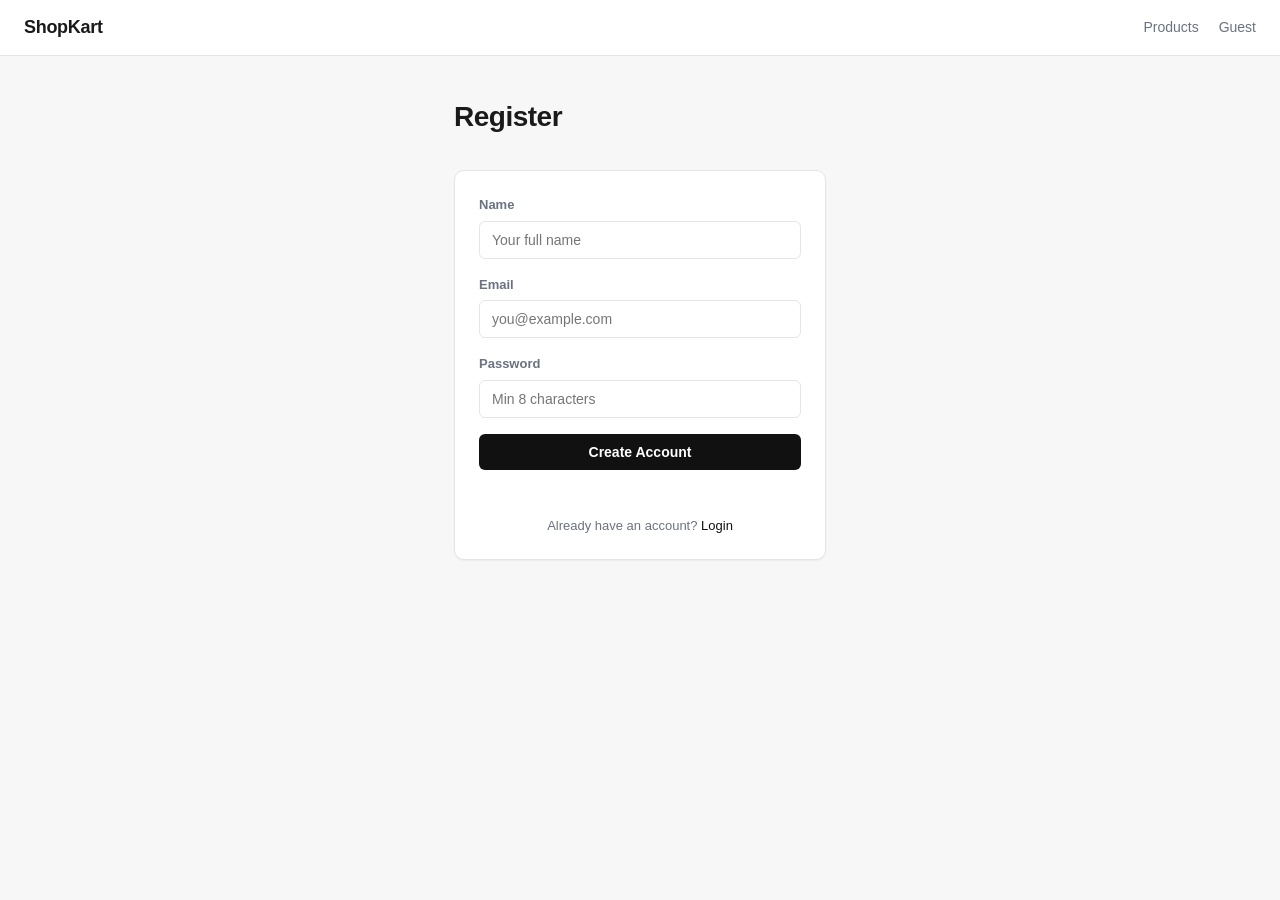
<file: frontend/pages/register.html>
<!DOCTYPE html>
<html lang="en">
<head>
    <meta charset="UTF-8">
    <meta name="viewport" content="width=device-width, initial-scale=1.0">
    <title>Register – ShopKart</title>
    <link rel="stylesheet" href="../css/style.css">
</head>
<body>
    <nav class="navbar">
        <a href="../index.html" class="navbar-brand">ShopKart</a>
        <div class="navbar-links" id="auth-links"></div>
    </nav>

    <div class="container container--narrow">
        <div class="page-header">
            <h1>Register</h1>
        </div>
        <div class="card">
            <form id="register-form">
                <div class="form-group">
                    <label for="name">Name</label>
                    <input type="text" id="name" placeholder="Your full name" required>
                </div>
                <div class="form-group">
                    <label for="email">Email</label>
                    <input type="email" id="email" placeholder="you@example.com" required>
                </div>
                <div class="form-group">
                    <label for="password">Password</label>
                    <input type="password" id="password" placeholder="Min 8 characters" minlength="8" required>
                </div>
                <button type="submit" class="btn btn-primary btn-full">Create Account</button>
                <div id="msg" class="msg"></div>
            </form>
            <p class="form-footer">Already have an account? <a href="login.html">Login</a></p>
        </div>
    </div>

    <script src="../js/app.js"></script>
    <script>
        redirectIfLoggedIn();

        document.getElementById("register-form").addEventListener("submit", async (e) => {
            e.preventDefault();
            clearMsg("msg");
            try {
                const data = await apiCall("/auth/register", {
                    method: "POST",
                    body: JSON.stringify({
                        name: document.getElementById("name").value,
                        email: document.getElementById("email").value,
                        password: document.getElementById("password").value
                    })
                });
                saveAuth(data);
                window.location.href = "products.html";
            } catch (err) {
                showMsg("msg", err.message, "error");
            }
        });
    </script>
</body>
</html>
</file>
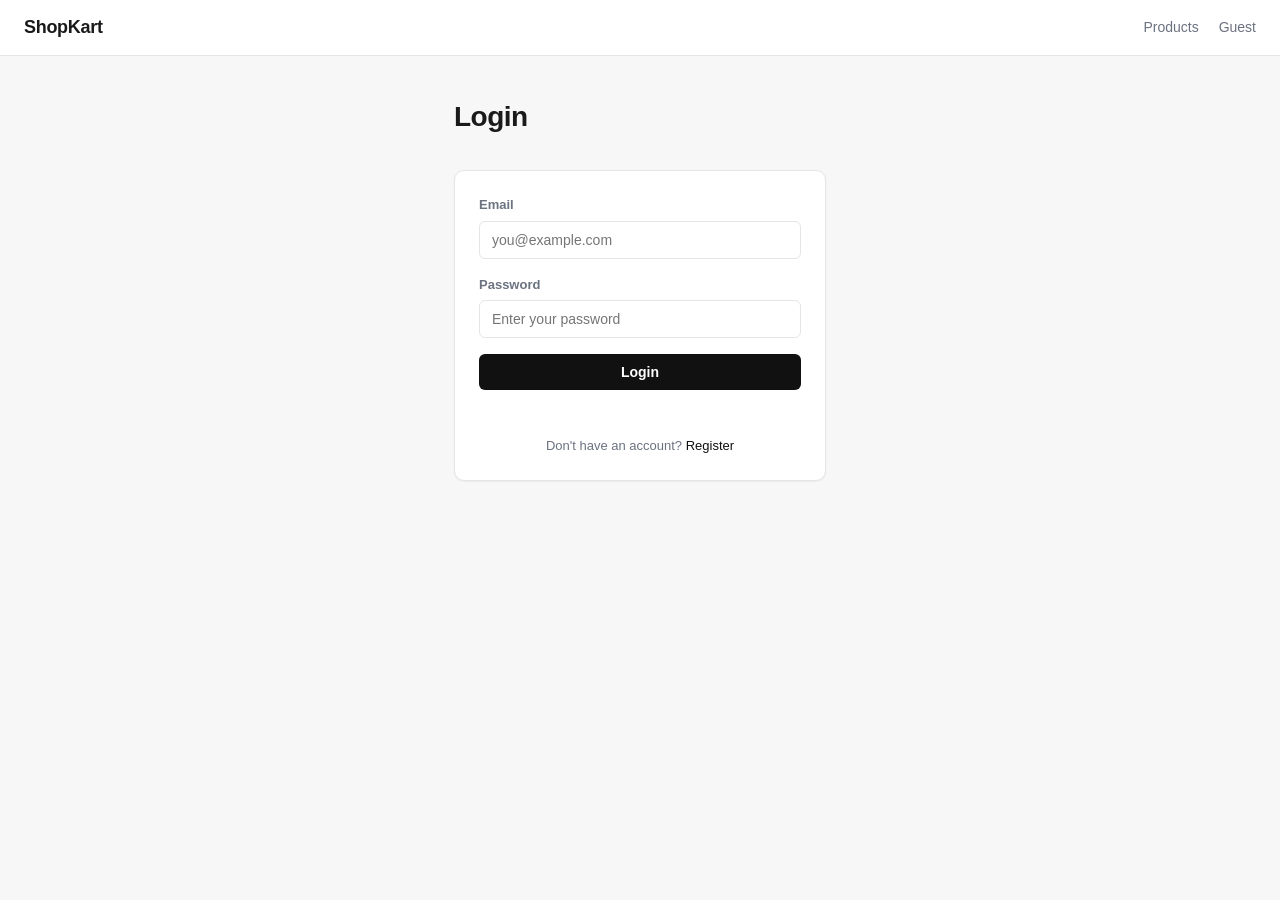
<file: frontend/pages/wishlist.html>
<!DOCTYPE html>
<html lang="en">
<head>
    <meta charset="UTF-8">
    <meta name="viewport" content="width=device-width, initial-scale=1.0">
    <title>My Wishlist – ShopKart</title>
    <link rel="stylesheet" href="../css/style.css">
    <style>
        .wishlist-grid {
            display: grid;
            grid-template-columns: repeat(4, 1fr);
            gap: 20px;
        }
        @media (max-width: 900px) { .wishlist-grid { grid-template-columns: repeat(2, 1fr); } }
        @media (max-width: 500px) { .wishlist-grid { grid-template-columns: 1fr; } }
        .wishlist-card {
            border: 1px solid var(--color-border);
            border-radius: 8px;
            overflow: hidden;
            background: #fff;
        }
        .wishlist-card__image {
            aspect-ratio: 4/3;
            overflow: hidden;
            background: #f5f5f5;
        }
        .wishlist-card__image img { width: 100%; height: 100%; object-fit: cover; }
        .wishlist-card__body { padding: 12px; }
        .wishlist-card__name { font-weight: 600; font-size: 14px; margin-bottom: 4px; }
        .wishlist-card__pricing { margin-bottom: 8px; }
        .wishlist-card__price { font-weight: 700; font-size: 15px; margin-right: 6px; }
        .wishlist-card__original { text-decoration: line-through; color: #888; font-size: 13px; margin-right: 6px; }
        .wishlist-card__discount { color: #27ae60; font-size: 13px; font-weight: 600; }
        .wishlist-card__footer { display: flex; align-items: center; justify-content: space-between; margin-bottom: 12px; }
        .wishlist-card__actions { display: flex; gap: 8px; }
        .wishlist-card__actions button { flex: 1; padding: 8px; font-size: 13px; font-weight: 600; border-radius: 4px; cursor: pointer; border: 1px solid #333; }
        .btn-move-cart { background: #333; color: #fff; }
        .btn-move-cart:hover { background: #555; }
        .btn-remove { background: #fff; color: #333; }
        .btn-remove:hover { background: #f5f5f5; }
        .empty-state { text-align: center; padding: 80px 20px; color: #888; }
        .empty-state h2 { margin-bottom: 12px; color: #333; }
        .empty-state a { color: #333; font-weight: 600; text-decoration: underline; }
        .modal-overlay { display: none; position: fixed; inset: 0; background: rgba(0,0,0,0.4); z-index: 1000; align-items: center; justify-content: center; }
        .modal-overlay.active { display: flex; }
        .modal-box { background: #fff; border-radius: 8px; padding: 28px; min-width: 280px; max-width: 360px; width: 100%; }
        .modal-box h3 { margin: 0 0 16px; font-size: 16px; }
        .modal-box select { width: 100%; padding: 8px 12px; border: 1px solid #ccc; border-radius: 4px; font-size: 14px; margin-bottom: 16px; }
        .modal-actions { display: flex; gap: 8px; }
        .modal-actions button { flex: 1; padding: 9px; font-size: 14px; border-radius: 4px; cursor: pointer; border: 1px solid #333; font-weight: 600; }
        .btn-confirm { background: #333; color: #fff; }
        .btn-confirm:hover { background: #555; }
        .btn-cancel { background: #fff; color: #333; }
        .btn-cancel:hover { background: #f5f5f5; }
    </style>
</head>
<body>
    <nav class="navbar">
        <a href="../index.html" class="navbar-brand">ShopKart</a>
        <div class="navbar-links" id="auth-links"></div>
    </nav>

    <div class="container container--wide">
        <div class="page-header">
            <h1>My Wishlist</h1>
        </div>
        <div id="msg-area"></div>
        <div id="wishlist-content">
            <p style="color:#888;">Loading wishlist...</p>
        </div>
    </div>

    <div class="modal-overlay" id="size-modal">
        <div class="modal-box">
            <h3>Select Size</h3>
            <select id="size-select"></select>
            <div class="modal-actions">
                <button class="btn-confirm" onclick="confirmMoveToCart()">Move to Cart</button>
                <button class="btn-cancel" onclick="closeSizeModal()">Cancel</button>
            </div>
        </div>
    </div>

    <script src="../js/app.js"></script>
    <script>
        let sizes = [];
        let pendingWishlistId = null;
        let pendingProductId = null;

        async function init() {
            if (!requireAuth()) return;
            const adminRoles = ['admin', 'owner', 'super_admin', 'order_admin', 'product_admin'];
            const user = getUser();
            if (user && adminRoles.includes(user.role)) { window.location.href = 'admin.html'; return; }
            await loadSizes();
            await loadWishlist();
        }

        async function loadSizes() {
            try {
                const meta = await apiCall('/products/meta');
                sizes = meta.sizes || [];
                const select = document.getElementById('size-select');
                select.innerHTML = '';
                sizes.forEach(s => {
                    const opt = document.createElement('option');
                    opt.value = s.name;
                    opt.textContent = s.display_name;
                    select.appendChild(opt);
                });
            } catch (e) {
                sizes = [];
            }
        }

        async function loadWishlist() {
            try {
                const items = await apiCall('/wishlist');
                renderWishlist(items);
            } catch (e) {
                document.getElementById('wishlist-content').innerHTML =
                    `<div class="empty-state"><h2>Failed to load wishlist</h2><p>${e.message}</p></div>`;
            }
        }

        function renderWishlist(items) {
            const container = document.getElementById('wishlist-content');
            if (!items || items.length === 0) {
                container.innerHTML = `
                    <div class="empty-state">
                        <h2>Your wishlist is empty</h2>
                        <p>Save items you love and find them here.</p>
                        <a href="products.html">Browse Products</a>
                    </div>`;
                return;
            }
            container.innerHTML = `<div class="wishlist-grid">${items.map(buildCard).join('')}</div>`;
        }

        function buildCard(p) {
            const imageUrl = p.image ? SERVER + p.image : null;
            const imageHtml = imageUrl
                ? `<img src="${imageUrl}" alt="${p.name}">`
                : `<span class="placeholder">No image</span>`;
            return `
                <div class="wishlist-card">
                    <div class="wishlist-card__image">${imageHtml}</div>
                    <div class="wishlist-card__body">
                        <div class="wishlist-card__name">${p.name}</div>
                        <div class="wishlist-card__pricing">
                            <span class="wishlist-card__price">${p.selling_price_formatted}</span>
                            ${p.original_price_formatted ? `<span class="wishlist-card__original">${p.original_price_formatted}</span>` : ''}
                            ${p.discount_percentage_formatted ? `<span class="wishlist-card__discount">${p.discount_percentage_formatted}</span>` : ''}
                        </div>
                        <div class="wishlist-card__footer">
                            <span class="badge">${p.brand_formatted}</span>
                        </div>
                        <div class="wishlist-card__actions">
                            <button class="btn-move-cart" onclick="openSizeModal(${p.wishlist_id}, ${p.product_id})">Move to Cart</button>
                            <button class="btn-remove" onclick="removeFromWishlist(${p.wishlist_id})">Remove</button>
                        </div>
                    </div>
                </div>`;
        }

        function openSizeModal(wishlistId, productId) {
            pendingWishlistId = wishlistId;
            pendingProductId = productId;
            document.getElementById('size-modal').classList.add('active');
        }

        function closeSizeModal() {
            pendingWishlistId = null;
            pendingProductId = null;
            document.getElementById('size-modal').classList.remove('active');
        }

        async function confirmMoveToCart() {
            const size = document.getElementById('size-select').value;
            if (!size) return;
            try {
                await apiCall('/cart', {
                    method: 'POST',
                    body: JSON.stringify({ product_id: pendingProductId, size })
                });
                await apiCall(`/wishlist/${pendingWishlistId}`, { method: 'DELETE' });
                closeSizeModal();
                loadWishlist();
            } catch (e) {
                showMsg('msg-area', 'Failed to move to cart: ' + e.message, 'error');
                closeSizeModal();
            }
        }

        async function removeFromWishlist(wishlistId) {
            try {
                await apiCall(`/wishlist/${wishlistId}`, { method: 'DELETE' });
                loadWishlist();
            } catch (e) {
                showMsg('msg-area', 'Failed to remove: ' + e.message, 'error');
            }
        }

        init();
    </script>
</body>
</html>
</file>
<file: frontend/css/style.css>
/* ── Reset & Base ──────────────────────────────── */
*, *::before, *::after { margin: 0; padding: 0; box-sizing: border-box; }

:root {
    --color-bg: #f7f7f8;
    --color-surface: #ffffff;
    --color-border: #e5e5e5;
    --color-text: #1a1a1a;
    --color-text-secondary: #6b7280;
    --color-accent: #111111;
    --color-accent-hover: #333333;
    --color-success: #16a34a;
    --color-error: #dc2626;
    --color-badge-bg: #f3f4f6;
    --color-badge-text: #374151;
    --color-stock-in: #16a34a;
    --color-stock-out: #dc2626;
    --shadow-sm: 0 1px 2px rgba(0,0,0,0.05);
    --shadow-md: 0 4px 12px rgba(0,0,0,0.08);
    --radius-sm: 6px;
    --radius-md: 10px;
    --radius-lg: 14px;
    --font: -apple-system, BlinkMacSystemFont, "Segoe UI", Roboto, sans-serif;
}

body {
    font-family: var(--font);
    background: var(--color-bg);
    color: var(--color-text);
    line-height: 1.5;
    -webkit-font-smoothing: antialiased;
}

a { color: var(--color-accent); text-decoration: none; }
a:hover { text-decoration: underline; }

/* ── Navbar ───────────────────────────────────── */
.navbar {
    background: var(--color-surface);
    border-bottom: 1px solid var(--color-border);
    padding: 0 24px;
    height: 56px;
    display: flex;
    align-items: center;
    justify-content: space-between;
    position: sticky;
    top: 0;
    z-index: 100;
}

.navbar-brand {
    font-size: 18px;
    font-weight: 700;
    color: var(--color-text);
    letter-spacing: -0.3px;
}
.navbar-brand:hover { text-decoration: none; }
.navbar-brand small {
    font-size: 11px;
    font-weight: 500;
    color: var(--color-text-secondary);
    margin-left: 6px;
    text-transform: uppercase;
    letter-spacing: 0.5px;
}

.navbar-links {
    display: flex;
    align-items: center;
    gap: 20px;
}
.navbar-links a {
    font-size: 14px;
    color: var(--color-text-secondary);
    font-weight: 500;
    transition: color 0.15s;
}
.navbar-links a:hover { color: var(--color-text); text-decoration: none; }
.navbar-links .nav-user {
    font-size: 13px;
    color: var(--color-text);
    font-weight: 600;
    background: var(--color-badge-bg);
    padding: 6px 12px;
    border-radius: 20px;
}
.navbar-links .nav-user:hover { background: var(--color-border); text-decoration: none; }
.navbar-links .nav-role {
    font-size: 11px;
    font-weight: 500;
    color: var(--color-text-secondary);
}
.navbar-links .nav-icon-btn {
    display: inline-flex;
    align-items: center;
    justify-content: center;
    width: 32px;
    height: 32px;
    border-radius: 50%;
    background: #333;
    color: #fff;
    font-size: 16px;
    text-decoration: none;
    line-height: 1;
}
.navbar-links .nav-icon-btn:hover { background: #555; text-decoration: none; }
.navbar-links .nav-cart { font-size: 13px; background: #333; color: #fff; }
.navbar-links .nav-cart:hover { background: #555; }

/* ── Layout ───────────────────────────────────── */
.container {
    max-width: 960px;
    margin: 0 auto;
    padding: 40px 24px;
}
.container--narrow { max-width: 420px; }
.container--wide { max-width: 1400px; }

/* ── Page Header ──────────────────────────────── */
.page-header {
    margin-bottom: 32px;
}
.page-header h1 {
    font-size: 28px;
    font-weight: 700;
    letter-spacing: -0.5px;
}
.page-header p {
    color: var(--color-text-secondary);
    margin-top: 6px;
    font-size: 15px;
}

/* ── Card ─────────────────────────────────────── */
.card {
    background: var(--color-surface);
    border: 1px solid var(--color-border);
    border-radius: var(--radius-md);
    padding: 24px;
    box-shadow: var(--shadow-sm);
}

/* ── Forms ─────────────────────────────────────── */
.form-group {
    margin-bottom: 16px;
}
.form-group label {
    display: block;
    font-size: 13px;
    font-weight: 600;
    color: var(--color-text-secondary);
    margin-bottom: 6px;
}
.form-group input, .form-group select {
    width: 100%;
    padding: 10px 12px;
    border: 1px solid var(--color-border);
    border-radius: var(--radius-sm);
    font-size: 14px;
    font-family: var(--font);
    color: var(--color-text);
    background: var(--color-surface);
    transition: border-color 0.15s;
}
.form-group input:focus, .form-group select:focus {
    outline: none;
    border-color: var(--color-accent);
    box-shadow: 0 0 0 3px rgba(0,0,0,0.06);
}
.form-group input[readonly] {
    background: var(--color-bg);
    color: var(--color-text-secondary);
    cursor: default;
}
.form-row {
    display: flex;
    gap: 12px;
}
.form-row .form-group {
    flex: 1;
}

/* ── Buttons ──────────────────────────────────── */
.btn {
    display: inline-flex;
    align-items: center;
    justify-content: center;
    padding: 10px 20px;
    border: none;
    border-radius: var(--radius-sm);
    font-size: 14px;
    font-weight: 600;
    font-family: var(--font);
    cursor: pointer;
    transition: all 0.15s;
}
.btn-primary {
    background: var(--color-accent);
    color: #fff;
}
.btn-primary:hover { background: var(--color-accent-hover); }

.btn-secondary {
    background: var(--color-badge-bg);
    color: var(--color-text);
}
.btn-secondary:hover { background: var(--color-border); }

.btn-logout {
    background: white;
    border: 2px solid #333;
    color: #ff4757;
    font-size: 14px;
    font-weight: 600;
    cursor: pointer;
    padding: 8px 24px;
    border-radius: 4px;
    transition: all 0.2s;
}
.btn-logout:hover {
    background: #ff4757;
    border-color: #ff4757;
    color: white;
}

.btn-full { width: 100%; }

/* ── Messages ─────────────────────────────────── */
.msg { font-size: 13px; margin-top: 12px; min-height: 18px; }
.msg--error { color: var(--color-error); }
.msg--success { color: var(--color-success); }

/* ── Link text ────────────────────────────────── */
.form-footer {
    margin-top: 16px;
    font-size: 13px;
    color: var(--color-text-secondary);
    text-align: center;
}

/* ── Hero / Landing ───────────────────────────── */
.hero {
    text-align: center;
    padding: 100px 24px 80px;
}
.hero h1 {
    font-size: 40px;
    font-weight: 800;
    letter-spacing: -1px;
    margin-bottom: 12px;
}
.hero p {
    color: var(--color-text-secondary);
    font-size: 17px;
    max-width: 400px;
    margin: 0 auto 32px;
}
.hero-actions {
    display: flex;
    gap: 12px;
    justify-content: center;
}

/* ── Products Container (Sidebar Layout) ───────── */
.products-container {
    display: flex;
    gap: 24px;
    min-height: calc(100vh - 56px);
    padding: 0;
}

/* ── Products Sidebar ─────────────────────────── */
.products-sidebar {
    width: 280px;
    background: var(--color-surface);
    border-right: 1px solid var(--color-border);
    padding: 24px 20px;
    overflow-y: auto;
    position: sticky;
    top: 56px;
    height: calc(100vh - 56px);
}
.products-sidebar::-webkit-scrollbar { width: 6px; }
.products-sidebar::-webkit-scrollbar-thumb {
    background: var(--color-border);
    border-radius: 3px;
}
.sidebar-header {
    display: flex;
    justify-content: space-between;
    align-items: center;
    margin-bottom: 20px;
}
.sidebar-header h3 {
    font-size: 18px;
    font-weight: 700;
    margin: 0;
}
.btn-clear-all {
    background: #000;
    border: none;
    color: #e0e0e0;
    font-size: 12px;
    font-weight: 600;
    cursor: pointer;
    padding: 6px 12px;
    border-radius: var(--radius-sm);
    transition: all 0.2s;
}
.btn-clear-all:hover {
    background: #222;
    color: #fff;
}

.sort-section {
    margin-bottom: 20px;
}
.sort-controls {
    display: flex;
    gap: 8px;
    align-items: center;
}
.sort-controls .filter-select {
    flex: 1;
    margin-bottom: 0;
}
.btn-sort-toggle {
    width: 36px;
    height: 36px;
    display: flex;
    align-items: center;
    justify-content: center;
    background: var(--color-bg);
    border: 1px solid var(--color-border);
    border-radius: var(--radius-sm);
    cursor: pointer;
    font-size: 16px;
    transition: all 0.2s;
    flex-shrink: 0;
}
.btn-sort-toggle:hover {
    background: var(--color-surface);
    border-color: var(--color-accent);
}

.filters-divider {
    height: 1px;
    background: var(--color-border);
    margin-bottom: 24px;
}

.filter-section {
    margin-bottom: 28px;
}

.filter-section-header {
    display: flex;
    align-items: center;
    gap: 8px;
    cursor: pointer;
    user-select: none;
    padding: 4px 0;
    margin-bottom: 12px;
}

.filter-section-header:hover .filter-section-title {
    color: var(--color-accent);
}

.filter-collapse-icon {
    font-size: 16px;
    font-weight: bold;
    color: var(--color-text);
    line-height: 1;
    transition: transform 0.2s;
    transform: rotate(90deg);
}

.filter-section-title {
    font-size: 14px;
    font-weight: 700;
    margin: 0;
    color: var(--color-text);
}
.filter-checkboxes {
    display: flex;
    flex-direction: column;
    gap: 10px;
}
.filter-checkbox {
    display: flex;
    align-items: center;
    gap: 8px;
    font-size: 14px;
    cursor: pointer;
    padding: 4px 0;
}
.filter-checkbox input[type="checkbox"] {
    width: 16px;
    height: 16px;
    cursor: pointer;
    accent-color: var(--color-accent);
}
.filter-checkbox span {
    color: var(--color-text);
}
.filter-checkbox:hover span {
    color: var(--color-accent);
}
.filter-select {
    width: 100%;
    padding: 8px 10px;
    border: 1px solid var(--color-border);
    border-radius: var(--radius-sm);
    font-size: 13px;
    font-family: var(--font);
    color: var(--color-text);
    background: var(--color-bg);
    margin-bottom: 0;
}
.filter-select:focus {
    outline: none;
    border-color: var(--color-accent);
}

/* ── Products Main Area ───────────────────────── */
.products-main {
    flex: 1;
    padding: 24px;
    overflow-y: auto;
}

/* ── Product Grid ─────────────────────────────── */
.product-grid {
    display: grid;
    grid-template-columns: repeat(4, 1fr);
    gap: 16px;
    margin-bottom: 24px;
}

.product-card {
    background: var(--color-surface);
    border: 1px solid var(--color-border);
    border-radius: var(--radius-md);
    overflow: hidden;
    transition: box-shadow 0.2s, transform 0.2s;
}
.product-card:hover {
    box-shadow: var(--shadow-md);
    transform: translateY(-2px);
}

.product-card__image {
    width: 100%;
    aspect-ratio: 3 / 4;
    background: var(--color-bg);
    display: flex;
    align-items: center;
    justify-content: center;
    overflow: hidden;
}
.product-card__image img {
    width: 100%;
    height: 100%;
    object-fit: cover;
}
.product-card__image .placeholder {
    font-size: 12px;
    color: var(--color-text-secondary);
}

.product-card__body { padding: 10px; }

.product-card__name {
    font-size: 13px;
    font-weight: 600;
    margin-bottom: 2px;
    color: var(--color-text);
    white-space: nowrap;
    overflow: hidden;
    text-overflow: ellipsis;
}
.product-card__tagline {
    font-size: 11px;
    color: var(--color-text-secondary);
    margin-bottom: 6px;
    white-space: nowrap;
    overflow: hidden;
    text-overflow: ellipsis;
    font-style: italic;
}
.product-card__desc {
    font-size: 11px;
    color: var(--color-text-secondary);
    margin-bottom: 6px;
    white-space: nowrap;
    overflow: hidden;
    text-overflow: ellipsis;
}

.product-card__pricing {
    display: flex;
    align-items: baseline;
    gap: 6px;
    margin-bottom: 6px;
    flex-wrap: wrap;
}
.product-card__price {
    font-size: 15px;
    font-weight: 700;
    color: var(--color-text);
}
.product-card__original {
    font-size: 11px;
    color: var(--color-text-secondary);
    text-decoration: line-through;
}
.product-card__discount {
    font-size: 11px;
    font-weight: 600;
    color: var(--color-success);
}

.product-card__footer {
    display: flex;
    justify-content: space-between;
    align-items: center;
    font-size: 12px;
}
.product-card__stock {
    font-weight: 600;
}
.product-card__stock--out { color: var(--color-stock-out); }

/* ── Stars ────────────────────────────────────── */
.stars {
    display: inline-flex;
    align-items: center;
    gap: 1px;
}
.star {
    font-size: 12px;
    line-height: 1;
}
.star--full { color: #f59e0b; }
.star--half {
    color: #f59e0b;
    opacity: 0.5;
}
.star--empty { color: var(--color-border); }
.star-value {
    font-size: 11px;
    font-weight: 600;
    color: var(--color-text-secondary);
    margin-left: 3px;
}
.star-count {
    font-size: 10px;
    color: var(--color-text-secondary);
    margin-left: 2px;
}

/* ── Badges ───────────────────────────────────── */
.badge {
    display: inline-block;
    padding: 2px 8px;
    border-radius: 20px;
    font-size: 10px;
    font-weight: 600;
    background: var(--color-badge-bg);
    color: var(--color-badge-text);
}

/* ── Empty State ──────────────────────────────── */
.empty-state {
    text-align: center;
    padding: 60px 20px;
    color: var(--color-text-secondary);
}
.empty-state p { font-size: 15px; }

/* ── Bottom Controls ───────────────────────────── */
.bottom-controls {
    display: flex;
    align-items: center;
    justify-content: space-between;
    padding: 16px 0;
    gap: 16px;
    flex-wrap: wrap;
}
.per-page-control {
    display: flex;
    align-items: center;
    gap: 8px;
    font-size: 13px;
    color: var(--color-text-secondary);
    white-space: nowrap;
}
.per-page-control label { font-weight: 600; }
.per-page-control select {
    padding: 6px 8px;
    border: 1px solid var(--color-border);
    border-radius: var(--radius-sm);
    font-size: 13px;
    font-family: var(--font);
    background: var(--color-bg);
}

/* ── Sort Control ──────────────────────────────── */
.sort-control {
    display: flex;
    gap: 4px;
}
.sort-control select { flex: 1; }
.sort-toggle {
    padding: 8px 10px;
    font-size: 14px;
    line-height: 1;
    min-width: 36px;
}

/* ── Pagination ───────────────────────────────── */
.pagination {
    display: flex;
    align-items: center;
    justify-content: center;
    gap: 6px;
    margin-top: 32px;
    padding: 16px 0;
    flex-wrap: wrap;
}
.pagination__info {
    font-size: 13px;
    font-weight: 500;
    color: var(--color-text-secondary);
    margin: 0 8px;
}
.pagination__ellipsis {
    font-size: 14px;
    color: var(--color-text-secondary);
    padding: 0 4px;
}
.pagination .btn[disabled] {
    opacity: 0.4;
    cursor: not-allowed;
}
.btn-sm {
    padding: 6px 12px;
    font-size: 13px;
}

/* ── Credentials Card ─────────────────────────── */
.cred-card {
    margin-top: 20px;
    padding: 20px;
    background: #f0fdf4;
    border: 1px solid #bbf7d0;
    border-radius: var(--radius-md);
}
.cred-card h3 {
    font-size: 14px;
    font-weight: 600;
    color: var(--color-success);
    margin-bottom: 12px;
}
.cred-card p { font-size: 14px; margin-bottom: 6px; }
.cred-card code {
    background: var(--color-surface);
    padding: 3px 8px;
    border: 1px solid var(--color-border);
    border-radius: 4px;
    font-size: 13px;
    user-select: all;
}
.cred-card .cred-warning {
    font-size: 12px;
    color: var(--color-error);
    margin-top: 10px;
}

/* ── Section ──────────────────────────────────── */
.section { margin-bottom: 24px; }
.section-title {
    font-size: 16px;
    font-weight: 600;
    margin-bottom: 16px;
}

/* ── Account Info ─────────────────────────────── */
.info-row {
    display: flex;
    justify-content: space-between;
    padding: 14px 0;
    border-bottom: 1px solid var(--color-border);
    font-size: 14px;
}
.info-row:last-child { border-bottom: none; }
.info-row .info-label {
    color: var(--color-text-secondary);
    font-weight: 500;
}
.info-row .info-value { font-weight: 600; }

/* ── Modal ────────────────────────────────────── */
.modal {
    display: none;
    position: fixed;
    z-index: 1000;
    left: 0;
    top: 0;
    width: 100%;
    height: 100%;
    overflow: auto;
    background-color: rgba(0, 0, 0, 0.5);
    align-items: center;
    justify-content: center;
}

.modal-content {
    background-color: var(--color-surface);
    margin: auto;
    border-radius: var(--radius-md);
    width: 90%;
    max-width: 500px;
    box-shadow: 0 8px 32px rgba(0, 0, 0, 0.2);
    animation: modalFadeIn 0.2s ease-out;
}

@keyframes modalFadeIn {
    from { opacity: 0; transform: translateY(-20px); }
    to { opacity: 1; transform: translateY(0); }
}

.modal-header {
    display: flex;
    justify-content: space-between;
    align-items: center;
    padding: 20px 24px;
    border-bottom: 1px solid var(--color-border);
}

.modal-header h2 {
    font-size: 18px;
    font-weight: 600;
    margin: 0;
}

.modal-close {
    font-size: 28px;
    font-weight: 300;
    color: var(--color-text-secondary);
    cursor: pointer;
    line-height: 1;
    transition: color 0.15s;
}

.modal-close:hover {
    color: var(--color-text);
}

.modal-body {
    padding: 24px;
}

.modal-footer {
    display: flex;
    gap: 12px;
    padding: 20px 24px;
    border-top: 1px solid var(--color-border);
    justify-content: flex-end;
}

/* ── Address Cards ────────────────────────────── */
.address-card {
    border: 1px solid var(--color-border);
    border-radius: var(--radius-sm);
    padding: 16px;
    margin-bottom: 12px;
    background: var(--color-bg);
}

.address-card:last-child {
    margin-bottom: 0;
}

.address-card__header {
    display: flex;
    justify-content: space-between;
    align-items: center;
    margin-bottom: 12px;
}

.address-card__header strong {
    font-size: 14px;
    font-weight: 600;
    margin-right: 8px;
}

.address-card__actions {
    display: flex;
    gap: 8px;
}

.address-card__body {
    font-size: 13px;
    color: var(--color-text-secondary);
    line-height: 1.6;
}

.address-card__body p {
    margin: 4px 0;
}

.address-card__body strong {
    color: var(--color-text);
}

/* ── Badge ────────────────────────────────────── */
.badge {
    display: inline-block;
    padding: 3px 8px;
    font-size: 11px;
    font-weight: 600;
    border-radius: 12px;
    text-transform: uppercase;
}

.badge-default {
    background: var(--color-success);
    color: white;
}

/* ── Icon Buttons ─────────────────────────────── */
.btn-icon {
    width: 36px;
    height: 36px;
    border-radius: 50%;
    background: white;
    cursor: pointer;
    display: inline-flex;
    align-items: center;
    justify-content: center;
    font-size: 18px;
    transition: all 0.2s;
    padding: 0;
    border: 2px solid #333;
}

.btn-icon svg {
    display: block;
}

.btn-icon-edit {
    color: #888;
}

.btn-icon-edit:hover {
    color: #555;
    background: #f5f5f5;
}

.btn-icon-star {
    color: #d4af37;
}

.btn-icon-star:hover {
    color: #b8951f;
    background: #fffbf0;
}

.btn-icon-delete {
    color: #ff4757;
}

.btn-icon-delete:hover {
    color: #e63946;
    background: #fff5f5;
    border-color: #e63946;
}

/* ── Responsive ───────────────────────────────── */
@media (max-width: 1200px) {
    .product-grid { grid-template-columns: repeat(3, 1fr); }
}
@media (max-width: 768px) {
    .products-container { flex-direction: column; }
    .products-sidebar {
        width: 100%;
        position: static;
        height: auto;
        border-right: none;
        border-bottom: 1px solid var(--color-border);
    }
    .product-grid { grid-template-columns: repeat(2, 1fr); }
}
@media (max-width: 640px) {
    .hero h1 { font-size: 28px; }
    .hero-actions { flex-direction: column; align-items: center; }
    .product-grid { grid-template-columns: 1fr; }
    .navbar { padding: 0 16px; }
    .container { padding: 24px 16px; }
    .products-main { padding: 16px; }
}
</file>
